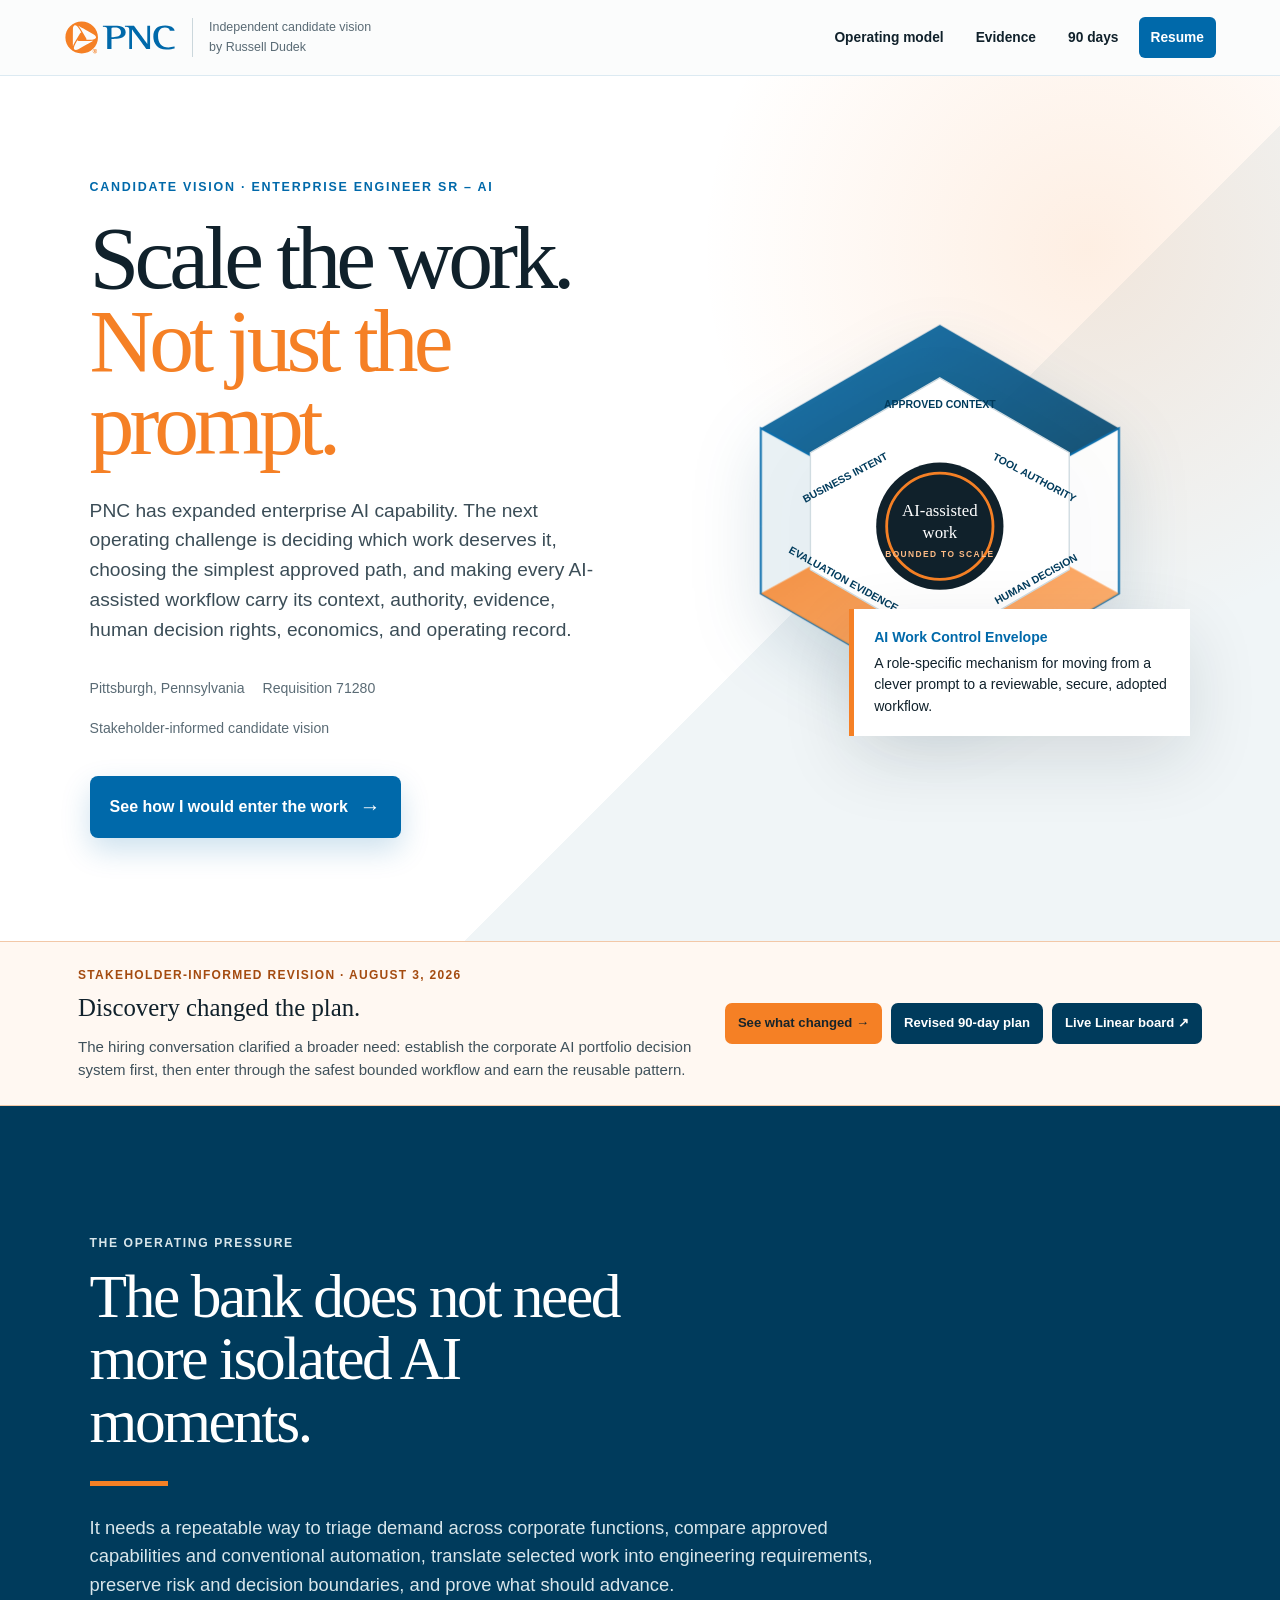
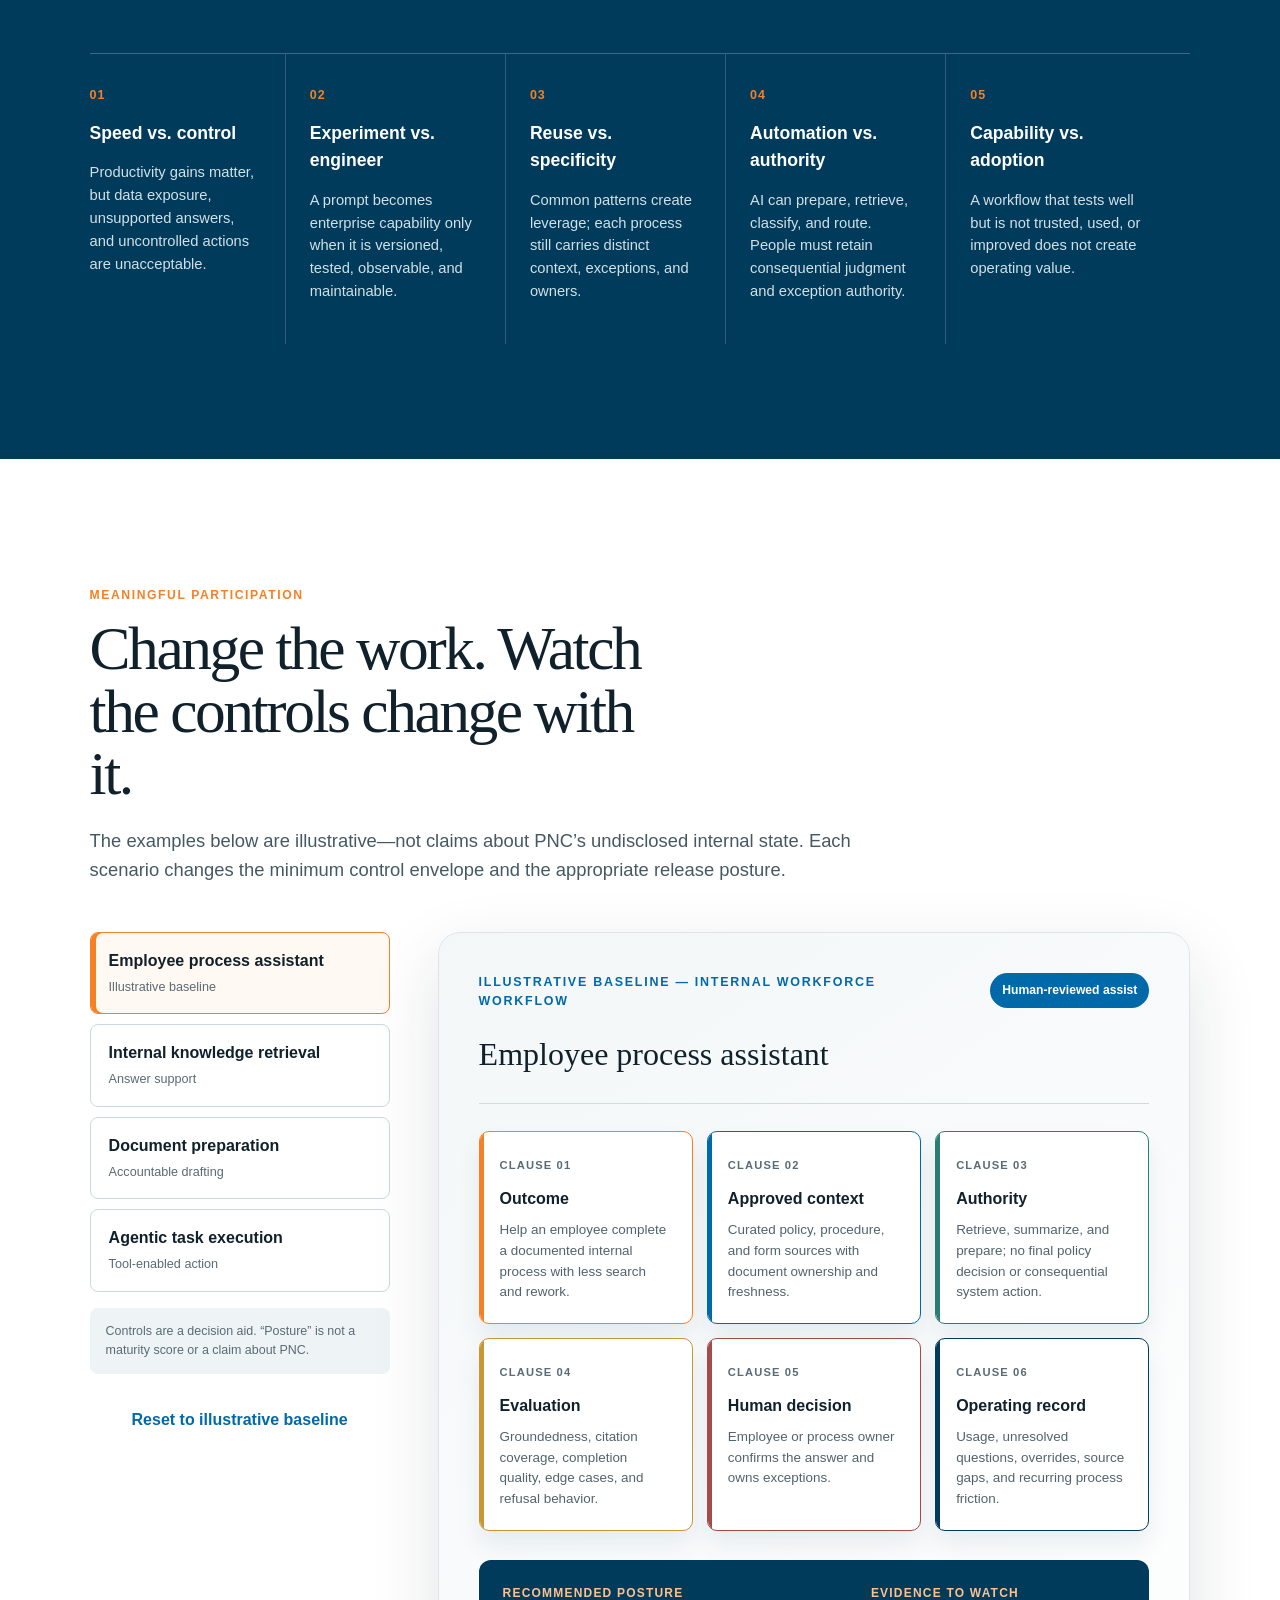
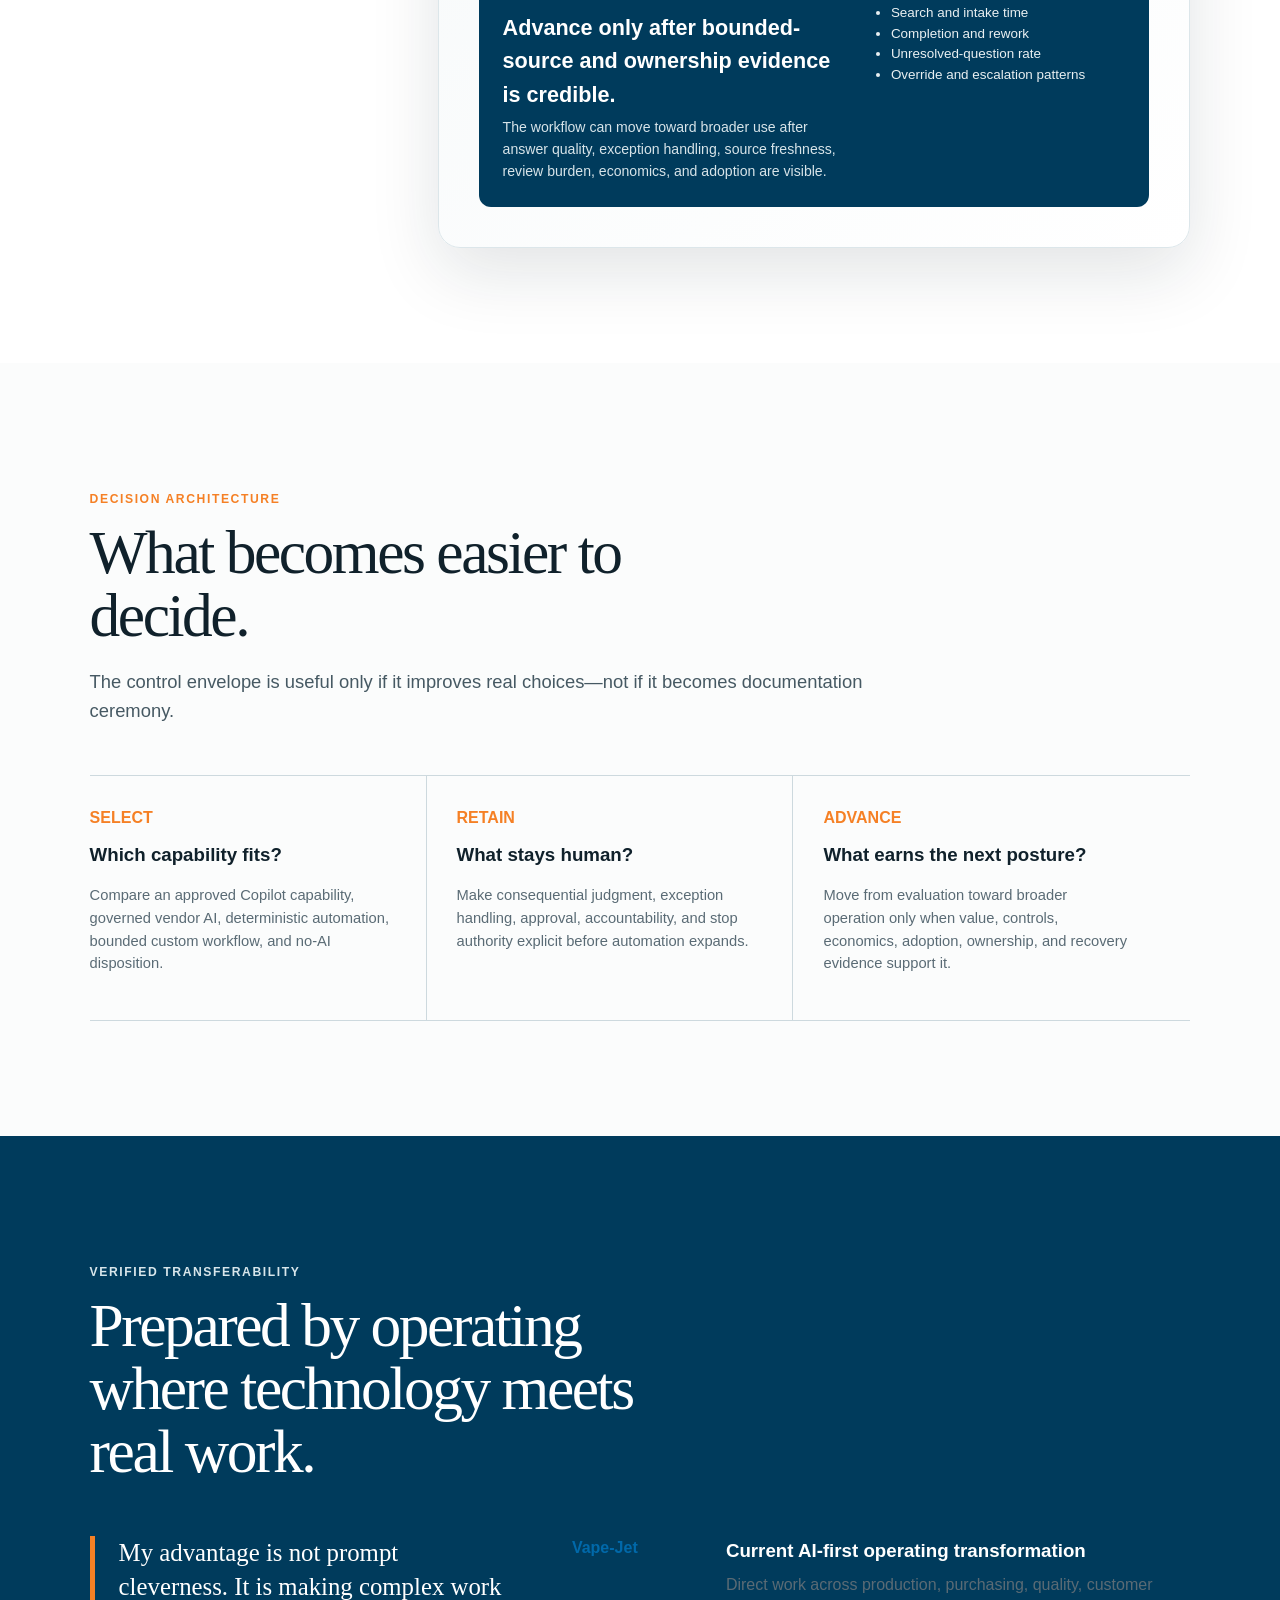
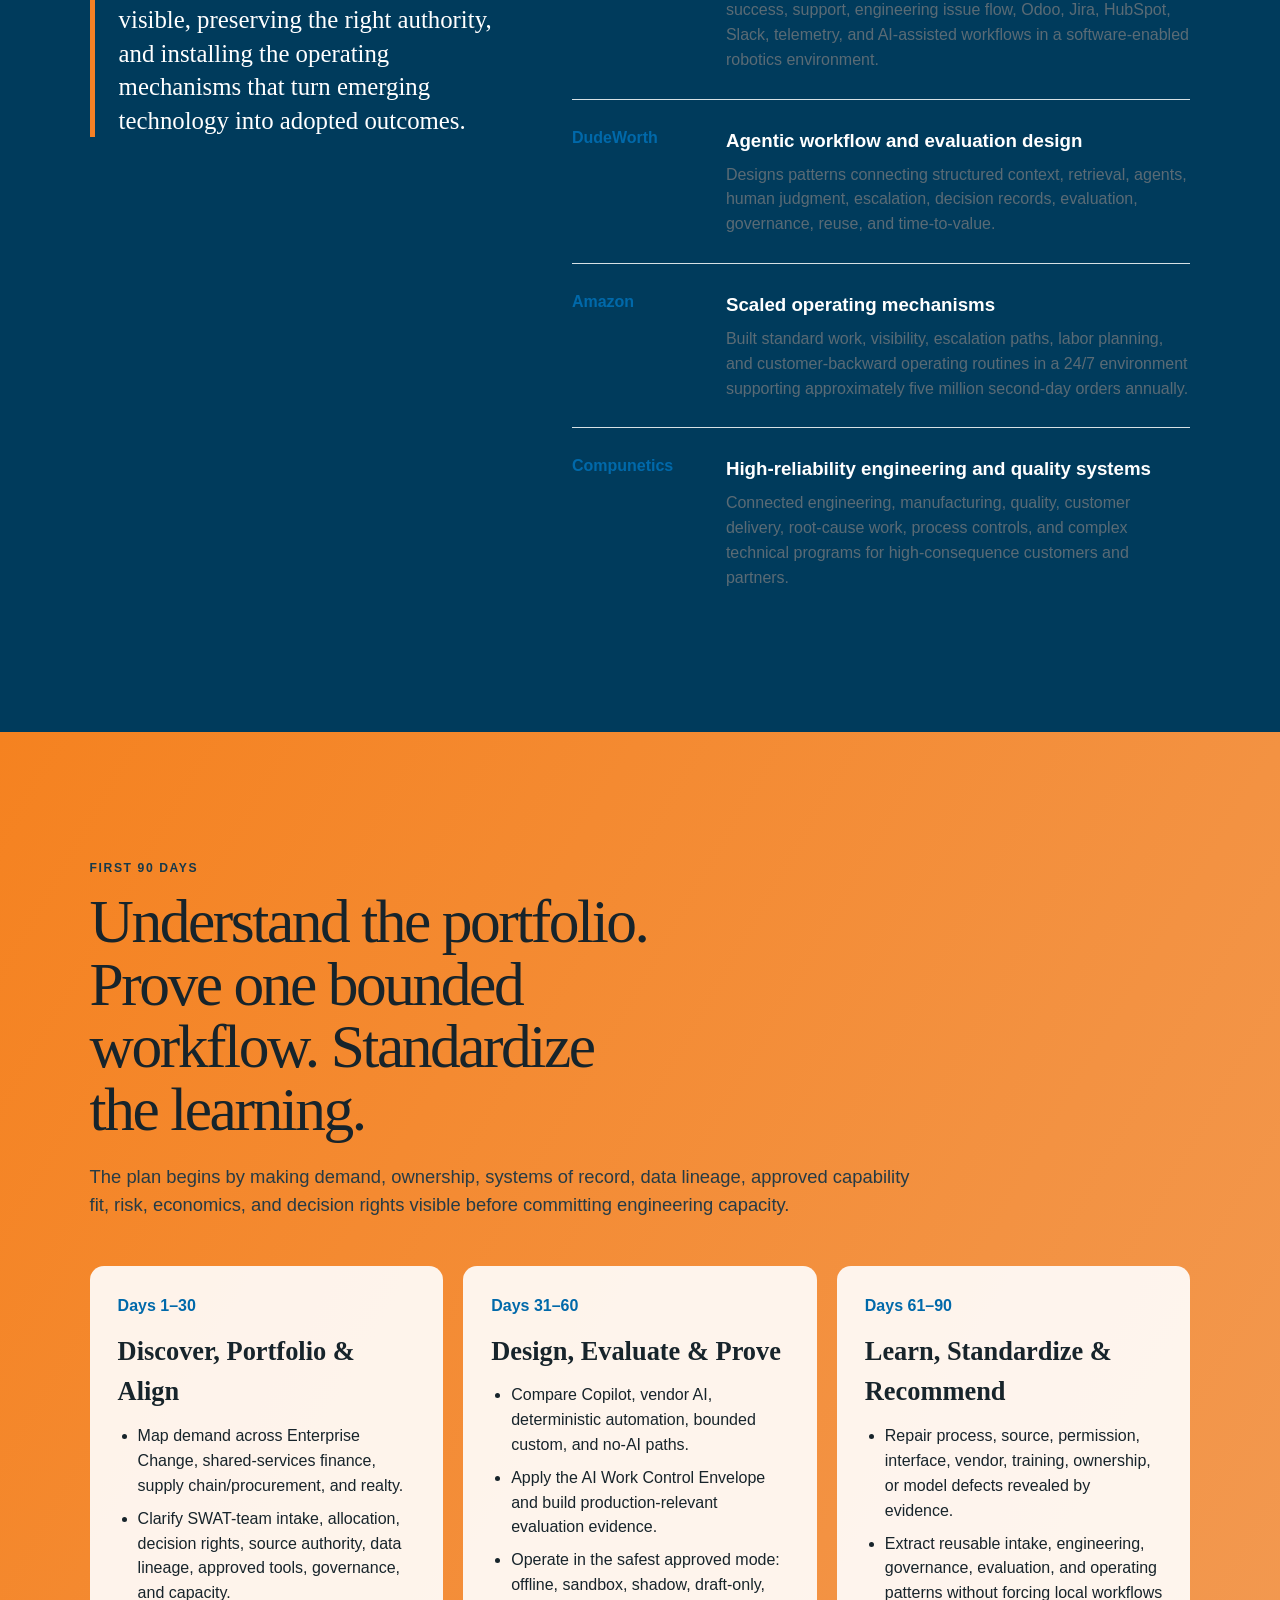
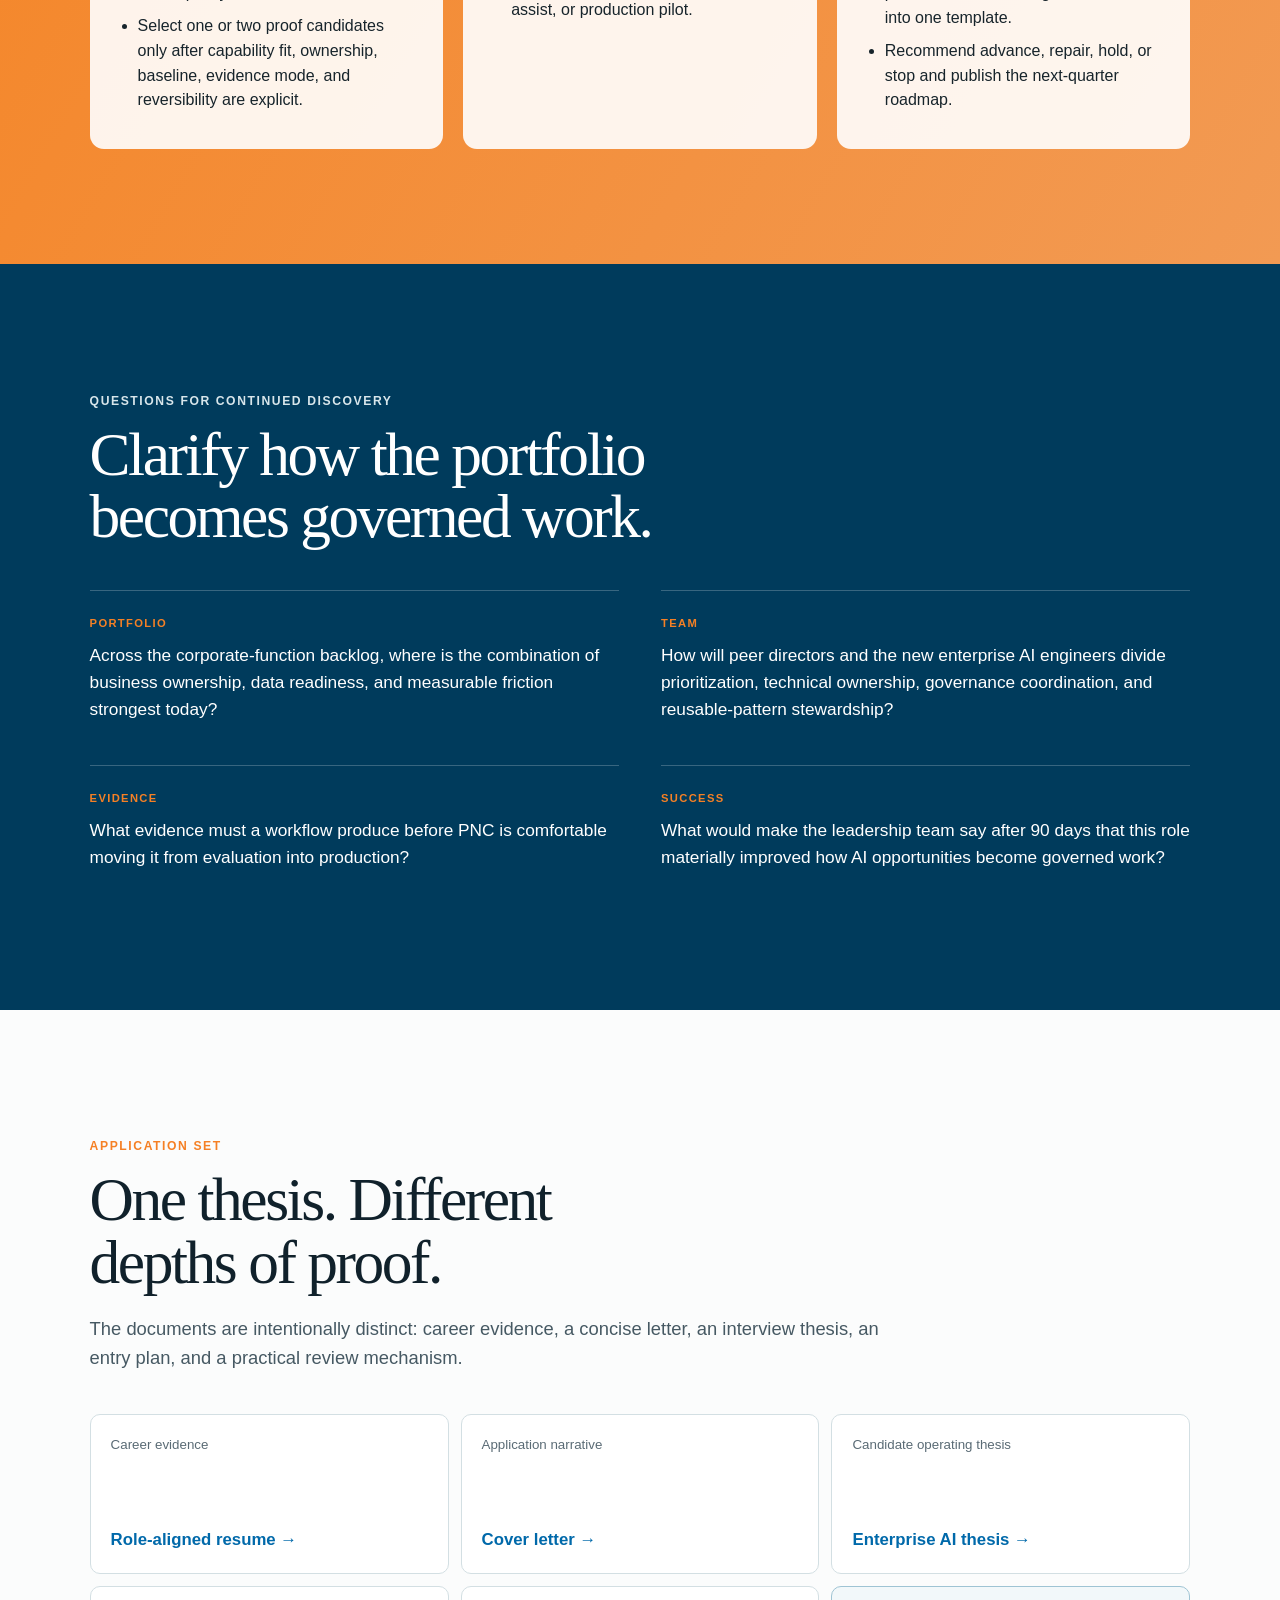
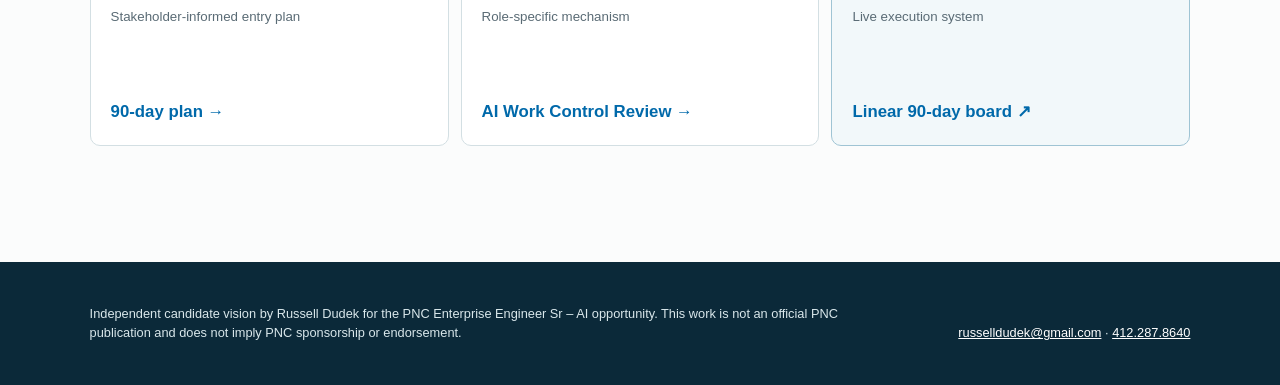
<file: index.html>
<!doctype html>
<html lang="en">
<head>
  <meta charset="utf-8">
  <meta name="viewport" content="width=device-width,initial-scale=1">
  <meta name="description" content="Independent candidate vision by Russell Dudek for PNC Enterprise Engineer Sr – AI.">
  <title>PNC Enterprise Engineer Sr – AI | Russell Dudek</title>
  <link rel="stylesheet" href="styles.css">
</head>
<body>
<a class="skip-link" href="#main">Skip to content</a>
<div class="site-shell">
  <nav class="nav" aria-label="Primary navigation">
    <a class="nav-brand" href="index.html"><img src="assets/brand/pnc-logo.svg" alt="PNC"><span>Independent candidate vision<br>by Russell Dudek</span></a>
    <div class="nav-links">
      <a href="#control-studio">Operating model</a><a href="#evidence">Evidence</a><a href="#entry-plan">90 days</a><a class="nav-cta" href="resume.html">Resume</a>
    </div>
  </nav>
  <main id="main">
    <section class="hero">
      <div>
        <p class="eyebrow">Candidate vision · Enterprise Engineer Sr – AI</p>
        <h1>Scale the work.<br><em>Not just the prompt.</em></h1>
        <p class="hero-deck">PNC has already expanded enterprise AI capability. The next operating challenge is making every useful AI-assisted workflow carry its context, authority, evidence, human decision rights, and operating record with it.</p>
        <div class="hero-meta"><span>Pittsburgh, Pennsylvania</span><span>Requisition 71280</span><span>Prepared for a hiring-manager conversation</span></div>
        <a class="hero-action" href="#entry-plan">See how I would enter the work</a>
      </div>
      <div class="envelope-stage" aria-label="AI Work Control Envelope visual">
        <div class="envelope-frame">
          <svg class="control-envelope" viewBox="0 0 660 610" role="img" aria-labelledby="envelope-title envelope-desc">
            <title id="envelope-title">AI Work Control Envelope</title>
            <desc id="envelope-desc">Six control clauses fold around an AI-assisted workflow and settle into a bounded operating state.</desc>
            <defs><linearGradient id="blueGrad" x1="0" y1="0" x2="1" y2="1"><stop stop-color="#0069aa"/><stop offset="1" stop-color="#003b5c"/></linearGradient><linearGradient id="orangeGrad" x1="0" y1="0" x2="1" y2="1"><stop stop-color="#f58025"/><stop offset="1" stop-color="#ffb16f"/></linearGradient></defs>
            <path class="panel panel-a" d="M330 42 586 190 330 330 74 190Z" fill="url(#blueGrad)" opacity=".9"/>
            <path class="panel panel-b" d="M74 190 330 330 330 574 74 426Z" fill="#e8f1f4" stroke="#0069aa" stroke-width="3"/>
            <path class="panel panel-b" d="M586 190 330 330 330 574 586 426Z" fill="#fff" stroke="#0069aa" stroke-width="3"/>
            <path class="panel panel-c" d="M74 426 330 574 586 426 330 286Z" fill="url(#orangeGrad)" opacity=".94"/>
            <path d="M330 118 515 225 515 392 330 500 145 392 145 225Z" fill="#fff" stroke="#d0dce1" stroke-width="2"/>
            <g font-family="Segoe UI, sans-serif" font-size="15" font-weight="700" text-anchor="middle" fill="#003b5c">
              <text x="330" y="161">APPROVED CONTEXT</text><text x="197" y="265" transform="rotate(-28 197 265)">BUSINESS INTENT</text><text x="463" y="265" transform="rotate(28 463 265)">TOOL AUTHORITY</text><text x="190" y="410" transform="rotate(29 190 410)">EVALUATION EVIDENCE</text><text x="470" y="410" transform="rotate(-29 470 410)">HUMAN DECISION</text><text x="330" y="523">OPERATING RECORD</text>
            </g>
            <g class="seal"><circle cx="330" cy="330" r="91" fill="#10212b"/><circle cx="330" cy="330" r="76" fill="none" stroke="#f58025" stroke-width="4"/><text x="330" y="316" fill="#fff" font-family="Georgia, serif" font-size="24" text-anchor="middle">AI-assisted</text><text x="330" y="347" fill="#fff" font-family="Georgia, serif" font-size="24" text-anchor="middle">work</text><text x="330" y="374" fill="#fdbb85" font-family="Segoe UI, sans-serif" font-size="12" font-weight="700" letter-spacing="2" text-anchor="middle">BOUNDED TO SCALE</text></g>
          </svg>
        </div>
        <div class="envelope-caption"><strong>AI Work Control Envelope</strong>A role-specific mechanism for moving from a clever prompt to a reviewable, secure, adopted workflow.</div>
      </div>
    </section>

    <section class="section dark">
      <div class="section-inner"><p class="section-kicker">The operating pressure</p><h2>The bank does not need more isolated AI moments.</h2><div class="orange-rule"></div><p class="section-lead">It needs a repeatable way to translate process-owner intent into engineering requirements, preserve risk and decision boundaries, prove the workflow, and decide what should scale across internal functions.</p>
        <div class="tension-grid">
          <article class="tension"><span>01</span><h3>Speed vs. control</h3><p>Productivity gains matter, but data exposure, unsupported answers, and uncontrolled actions are unacceptable.</p></article>
          <article class="tension"><span>02</span><h3>Experiment vs. engineer</h3><p>A prompt becomes enterprise capability only when it is versioned, tested, observable, and maintainable.</p></article>
          <article class="tension"><span>03</span><h3>Reuse vs. specificity</h3><p>Common patterns create leverage; each process still carries distinct context, exceptions, and owners.</p></article>
          <article class="tension"><span>04</span><h3>Automation vs. authority</h3><p>AI can prepare, retrieve, classify, and route. People must retain consequential judgment and exception authority.</p></article>
          <article class="tension"><span>05</span><h3>Capability vs. adoption</h3><p>A workflow that tests well but is not trusted, used, or improved does not create operating value.</p></article>
        </div>
      </div>
    </section>

    <section class="section control-studio" id="control-studio">
      <div class="section-inner"><p class="section-kicker">Meaningful participation</p><h2>Change the work. Watch the controls change with it.</h2><p class="section-lead">The examples below are illustrative—not claims about PNC’s undisclosed internal state. Each scenario changes the minimum control envelope and the appropriate release posture.</p>
        <div class="studio-grid">
          <div class="scenario-controls" role="group" aria-label="Select an AI-assisted workflow scenario">
            <button type="button" data-scenario="process" aria-pressed="true"><strong>Employee process assistant</strong><span>Illustrative baseline</span></button>
            <button type="button" data-scenario="knowledge" aria-pressed="false"><strong>Internal knowledge retrieval</strong><span>Answer support</span></button>
            <button type="button" data-scenario="document" aria-pressed="false"><strong>Document preparation</strong><span>Accountable drafting</span></button>
            <button type="button" data-scenario="agent" aria-pressed="false"><strong>Agentic task execution</strong><span>Tool-enabled action</span></button>
            <div class="studio-note">Controls are a decision aid. “Posture” is not a maturity score or a claim about PNC.</div>
            <button class="reset-button" id="reset-studio" type="button">Reset to illustrative baseline</button>
          </div>
          <div class="envelope-board" data-state="process">
            <div class="board-title"><div><p class="eyebrow" id="scenario-subtitle">Illustrative baseline — internal workforce workflow</p><h3 id="scenario-title">Employee process assistant</h3></div><span class="posture" id="scenario-posture">Controlled pilot</span></div>
            <div class="clause-ring">
              <article class="clause active" data-clause="intent" style="--clause-accent:#f58025"><span class="clause-label">Clause 01</span><h4>Outcome</h4><p>Help an employee complete a documented internal process with less search and rework.</p></article>
              <article class="clause active" data-clause="context" style="--clause-accent:#0069aa"><span class="clause-label">Clause 02</span><h4>Approved context</h4><p>Curated policy, procedure, and form sources with document ownership and freshness.</p></article>
              <article class="clause active" data-clause="authority" style="--clause-accent:#2b7c75"><span class="clause-label">Clause 03</span><h4>Authority</h4><p>Retrieve, summarize, and prepare; no final policy decision or consequential system action.</p></article>
              <article class="clause active" data-clause="proof" style="--clause-accent:#c79732"><span class="clause-label">Clause 04</span><h4>Evaluation</h4><p>Groundedness, citation coverage, completion quality, edge cases, and refusal behavior.</p></article>
              <article class="clause active" data-clause="human" style="--clause-accent:#a44b4b"><span class="clause-label">Clause 05</span><h4>Human decision</h4><p>Employee or process owner confirms the answer and owns exceptions.</p></article>
              <article class="clause active" data-clause="operate" style="--clause-accent:#003b5c"><span class="clause-label">Clause 06</span><h4>Operating record</h4><p>Usage, unresolved questions, overrides, source gaps, and recurring process friction.</p></article>
            </div>
            <div class="board-decision"><div><strong>Recommended posture</strong><h4 id="decision-title">Pilot with bounded sources and named process ownership.</h4><p id="decision-rationale">The work can scale after answer quality, exception handling, source freshness, and user adoption are visible.</p></div><div><strong>Evidence to watch</strong><ul id="measure-list"><li>Search and intake time</li><li>Completion and rework</li><li>Unresolved-question rate</li><li>Override and escalation patterns</li></ul></div></div>
            <div class="live-announcer" id="studio-announcer" aria-live="polite"></div>
          </div>
        </div>
      </div>
    </section>

    <section class="section">
      <div class="section-inner"><p class="section-kicker">Decision architecture</p><h2>What becomes easier to decide.</h2><p class="section-lead">The control envelope is useful only if it improves real choices—not if it becomes documentation ceremony.</p>
        <div class="decision-strip">
          <article class="decision-item"><b>Scale</b><h3>What is reusable?</h3><p>Separate a durable prompt, retrieval, tool, evaluation, or operating pattern from the process-specific context around it.</p></article>
          <article class="decision-item"><b>Retain</b><h3>What stays human?</h3><p>Make consequential judgment, exception handling, approval, and accountability explicit before automation expands.</p></article>
          <article class="decision-item"><b>Stop</b><h3>What should not proceed?</h3><p>Hold work when the outcome is vague, sources are uncontrolled, permissions are excessive, or proof and recovery are inadequate.</p></article>
        </div>
      </div>
    </section>

    <section class="section dark" id="evidence">
      <div class="section-inner"><p class="section-kicker">Verified transferability</p><h2>Prepared by operating where technology meets real work.</h2>
        <div class="evidence-flow"><div class="evidence-sticky"><blockquote>My advantage is not prompt cleverness. It is making complex work visible, preserving the right authority, and installing the operating mechanisms that turn emerging technology into adopted outcomes.</blockquote></div>
          <div class="proof-list">
            <article class="proof"><div class="org">Vape-Jet</div><div><h3>Current AI-first operating transformation</h3><p>Direct work across production, purchasing, quality, customer success, support, engineering issue flow, Odoo, Jira, HubSpot, Slack, telemetry, and AI-assisted workflows in a software-enabled robotics environment.</p></div></article>
            <article class="proof"><div class="org">DudeWorth</div><div><h3>Agentic workflow and evaluation design</h3><p>Designs patterns connecting structured context, retrieval, agents, human judgment, escalation, decision records, evaluation, governance, reuse, and time-to-value.</p></div></article>
            <article class="proof"><div class="org">Amazon</div><div><h3>Scaled operating mechanisms</h3><p>Built standard work, visibility, escalation paths, labor planning, and customer-backward operating routines in a 24/7 environment supporting approximately five million second-day orders annually.</p></div></article>
            <article class="proof"><div class="org">Compunetics</div><div><h3>High-reliability engineering and quality systems</h3><p>Connected engineering, manufacturing, quality, customer delivery, root-cause work, process controls, and complex technical programs for high-consequence customers and partners.</p></div></article>
          </div>
        </div>
      </div>
    </section>

    <section class="section plan-band" id="entry-plan">
      <div class="section-inner"><p class="section-kicker" style="color:#17394a">First 90 days</p><h2>Enter through the work, then earn the pattern.</h2><p class="section-lead" style="color:#263b45">The plan begins with process owners and engineering reality—not a preselected solution or invented view of internal maturity.</p>
        <div class="plan-grid">
          <article class="phase"><span>Days 1–30</span><h3>Read the work</h3><ul><li>Map active demand, process owners, engineering interfaces, controls, and approval paths.</li><li>Select one bounded workflow with a visible baseline and accountable owner.</li><li>Define outcome, data class, human authority, evaluation set, and operating measures.</li></ul></article>
          <article class="phase"><span>Days 31–60</span><h3>Prove the envelope</h3><ul><li>Build and test the prompt/agent workflow as modular, versioned components.</li><li>Exercise normal, edge, refusal, injection, permissions, fallback, and exception cases.</li><li>Run a controlled pilot and review corrections, adoption, overrides, and process friction.</li></ul></article>
          <article class="phase"><span>Days 61–90</span><h3>Earn reuse</h3><ul><li>Separate process-specific context from reusable prompt, retrieval, tool, evaluation, and telemetry patterns.</li><li>Publish a practical review mechanism and named ownership model.</li><li>Recommend scale, repair, hold, or stop based on evidence—not enthusiasm.</li></ul></article>
        </div>
      </div>
    </section>

    <section class="section dark">
      <div class="section-inner"><p class="section-kicker">Questions for Amy Crisanti</p><h2>Use the conversation to discover the real engineering boundary.</h2>
        <div class="questions">
          <div class="question"><span>Scale</span>When you say “scale prompts,” what is the primary unit of scale: more users, more processes, reusable engineering patterns, or an internal platform capability?</div>
          <div class="question"><span>Flow</span>How does work move today from a process owner’s idea through engineering, quality, security, and approval into an operating workflow?</div>
          <div class="question"><span>Success</span>What would make you say after 90 days that this person is materially changing how the organization uses AI?</div>
          <div class="question"><span>Collaboration</span>What does five-day onsite collaboration enable for this team that would be difficult to accomplish remotely?</div>
        </div>
      </div>
    </section>

    <section class="section">
      <div class="section-inner"><p class="section-kicker">Application set</p><h2>One thesis. Different depths of proof.</h2><p class="section-lead">The documents are intentionally distinct: career evidence, a concise letter, an interview thesis, an entry plan, and a practical review mechanism.</p>
        <div class="doc-links">
          <a class="doc-link" href="resume.html"><small>Career evidence</small><strong>Role-aligned resume →</strong></a>
          <a class="doc-link" href="cover-letter.html"><small>Application narrative</small><strong>Cover letter →</strong></a>
          <a class="doc-link" href="interview-brief.html"><small>Conversation preparation</small><strong>Interview thesis brief →</strong></a>
          <a class="doc-link" href="90-day-plan.html"><small>Operating entry</small><strong>90-day plan →</strong></a>
          <a class="doc-link" href="work-control-review.html"><small>Role-specific mechanism</small><strong>AI Work Control Review →</strong></a>
        </div>
      </div>
    </section>
  </main>
  <footer class="footer"><div class="footer-inner"><p>Independent candidate vision by Russell Dudek for the PNC Enterprise Engineer Sr – AI opportunity. This work is not an official PNC publication and does not imply PNC sponsorship or endorsement.</p><p><a href="mailto:russelldudek@gmail.com">russelldudek@gmail.com</a> · <a href="tel:+14122878640">412.287.8640</a></p></div></footer>
</div>
<script src="app.js"></script>
</body>
</html>
</file>
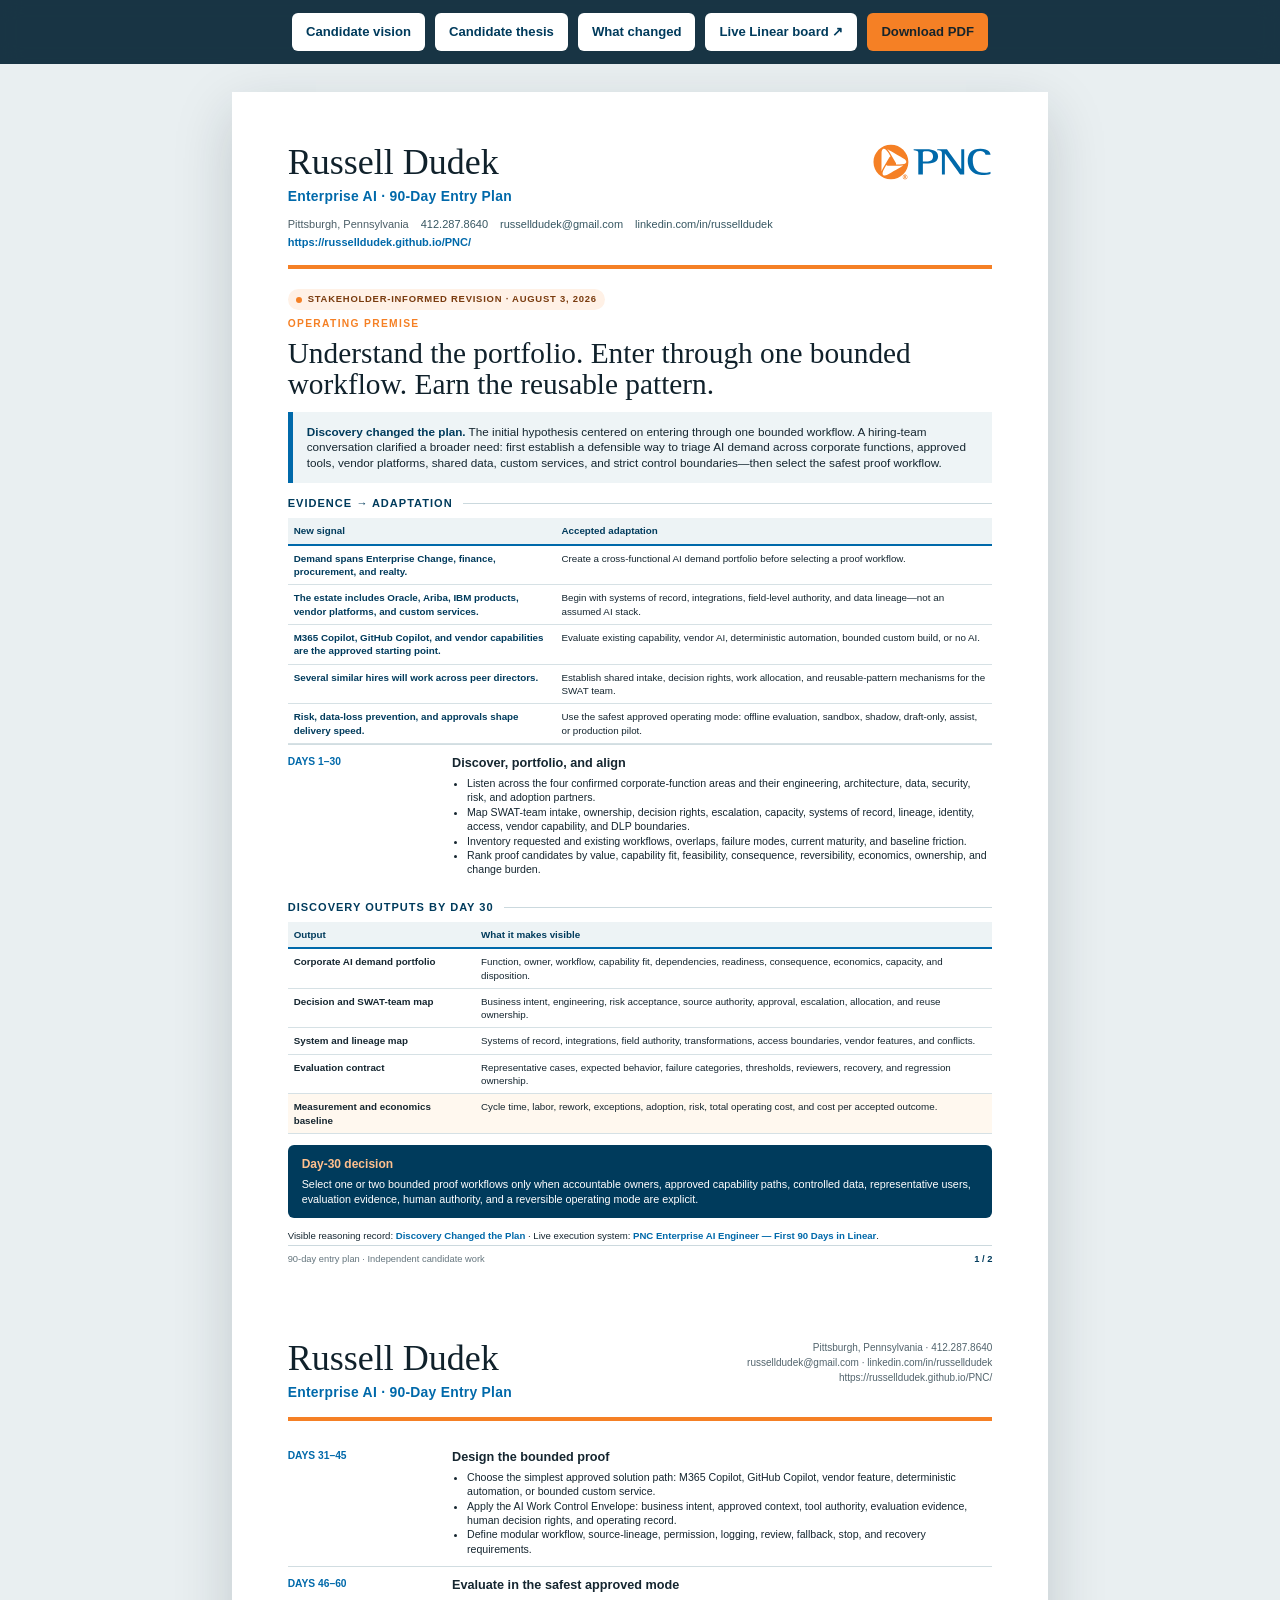
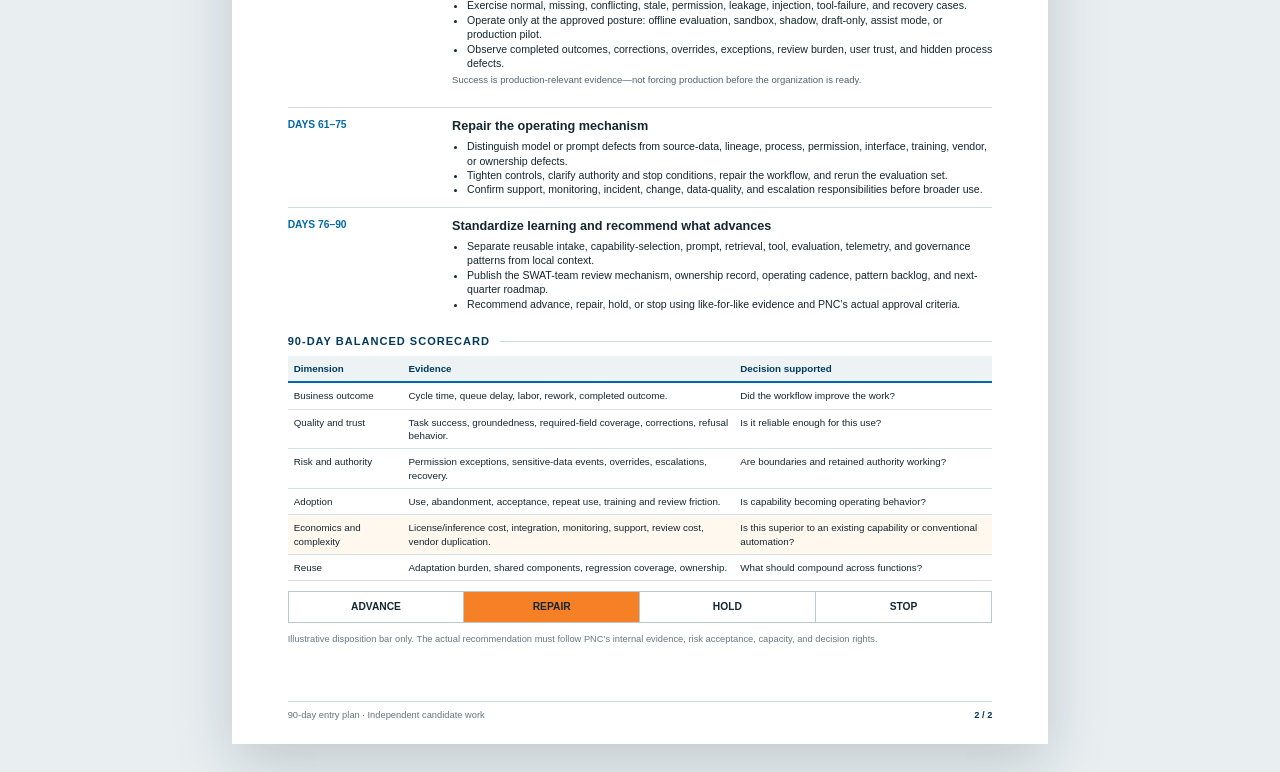
<file: 90-day-plan.html>
<!doctype html><html lang="en"><head><meta charset="utf-8"><meta name="viewport" content="width=device-width,initial-scale=1"><meta name="description" content="Independent PNC candidate document by Russell Dudek."><title>Russell Dudek | PNC 90-Day Plan</title><link rel="stylesheet" href="documents.css"><style>
@media print{
.page:first-child{padding-top:.44in}
.page:first-child .doc-header{padding-bottom:10px;margin-bottom:11px}
.page:first-child .revision-label{margin-bottom:4px;padding:3px 7px}
.page:first-child .doc-kicker{margin-bottom:4px}
.page:first-child .doc-title{font-size:19.5pt;margin-bottom:8px}
.page:first-child .summary-box{padding:9px 11px;margin-bottom:7px;font-size:8.1pt}
.page:first-child .section-title{margin:8px 0 4px}
.page:first-child .matrix{font-size:7pt}
.page:first-child .matrix th,.page:first-child .matrix td{padding:4px 5px}
.page:first-child .phase-row{padding:7px 0}
.page:first-child .phase-row h3{margin-bottom:2px}
.page:first-child .phase-row ul{font-size:7.45pt}
.page:first-child .callout{padding:8px 11px;margin:7px 0}
.page:first-child .callout p{font-size:7.7pt}
.page:first-child .link-note{margin-top:4px;font-size:6.7pt}
}
</style></head><body><nav class="doc-actions" aria-label="Document actions"><a href="index.html">Candidate vision</a><a href="interview-brief.html">Candidate thesis</a><a href="interview-learning-delta.html">What changed</a><a href="https://linear.app/dudexos/project/pnc-enterprise-ai-engineer-first-90-days-b0377c935a3d/overview" target="_blank" rel="noopener">Live Linear board ↗</a><a class="primary" href="docs/Russell-Dudek-PNC-90-Day-Plan.pdf" download>Download PDF</a></nav>
<main class="document">
<section class="page"><header class="doc-header"><div><h1 class="doc-name">Russell Dudek</h1><p class="doc-role">Enterprise AI · 90-Day Entry Plan</p><div class="contact-line"><span>Pittsburgh, Pennsylvania</span><a href="tel:+14122878640">412.287.8640</a><a href="mailto:russelldudek@gmail.com">russelldudek@gmail.com</a><a href="https://www.linkedin.com/in/russelldudek">linkedin.com/in/russelldudek</a><a class="vision-url" href="https://russelldudek.github.io/PNC/">https://russelldudek.github.io/PNC/</a></div></div><img class="doc-logo" src="assets/brand/pnc-logo.svg" alt="PNC"></header>
<div class="revision-label">Stakeholder-informed revision · August 3, 2026</div><p class="doc-kicker">Operating premise</p><h2 class="doc-title">Understand the portfolio. Enter through one bounded workflow. Earn the reusable pattern.</h2>
<div class="summary-box"><strong>Discovery changed the plan.</strong> The initial hypothesis centered on entering through one bounded workflow. A hiring-team conversation clarified a broader need: first establish a defensible way to triage AI demand across corporate functions, approved tools, vendor platforms, shared data, custom services, and strict control boundaries—then select the safest proof workflow.</div>
<h2 class="section-title">Evidence → adaptation</h2>
<table class="matrix delta-table"><tr><th>New signal</th><th>Accepted adaptation</th></tr><tr><td>Demand spans Enterprise Change, finance, procurement, and realty.</td><td>Create a cross-functional AI demand portfolio before selecting a proof workflow.</td></tr><tr><td>The estate includes Oracle, Ariba, IBM products, vendor platforms, and custom services.</td><td>Begin with systems of record, integrations, field-level authority, and data lineage—not an assumed AI stack.</td></tr><tr><td>M365 Copilot, GitHub Copilot, and vendor capabilities are the approved starting point.</td><td>Evaluate existing capability, vendor AI, deterministic automation, bounded custom build, or no AI.</td></tr><tr><td>Several similar hires will work across peer directors.</td><td>Establish shared intake, decision rights, work allocation, and reusable-pattern mechanisms for the SWAT team.</td></tr><tr><td>Risk, data-loss prevention, and approvals shape delivery speed.</td><td>Use the safest approved operating mode: offline evaluation, sandbox, shadow, draft-only, assist, or production pilot.</td></tr></table>
<div class="phase-row"><div class="phase-badge">DAYS 1–30</div><div><h3>Discover, portfolio, and align</h3><ul><li>Listen across the four confirmed corporate-function areas and their engineering, architecture, data, security, risk, and adoption partners.</li><li>Map SWAT-team intake, ownership, decision rights, escalation, capacity, systems of record, lineage, identity, access, vendor capability, and DLP boundaries.</li><li>Inventory requested and existing workflows, overlaps, failure modes, current maturity, and baseline friction.</li><li>Rank proof candidates by value, capability fit, feasibility, consequence, reversibility, economics, ownership, and change burden.</li></ul></div></div>
<h2 class="section-title">Discovery outputs by day 30</h2>
<table class="matrix"><tr><th>Output</th><th>What it makes visible</th></tr><tr><td><b>Corporate AI demand portfolio</b></td><td>Function, owner, workflow, capability fit, dependencies, readiness, consequence, economics, capacity, and disposition.</td></tr><tr><td><b>Decision and SWAT-team map</b></td><td>Business intent, engineering, risk acceptance, source authority, approval, escalation, allocation, and reuse ownership.</td></tr><tr><td><b>System and lineage map</b></td><td>Systems of record, integrations, field authority, transformations, access boundaries, vendor features, and conflicts.</td></tr><tr><td><b>Evaluation contract</b></td><td>Representative cases, expected behavior, failure categories, thresholds, reviewers, recovery, and regression ownership.</td></tr><tr class="economics-row"><td><b>Measurement and economics baseline</b></td><td>Cycle time, labor, rework, exceptions, adoption, risk, total operating cost, and cost per accepted outcome.</td></tr></table>
<div class="callout"><h3>Day-30 decision</h3><p>Select one or two bounded proof workflows only when accountable owners, approved capability paths, controlled data, representative users, evaluation evidence, human authority, and a reversible operating mode are explicit.</p></div>
<p class="link-note">Visible reasoning record: <a href="interview-learning-delta.html">Discovery Changed the Plan</a> · Live execution system: <a href="https://linear.app/dudexos/project/pnc-enterprise-ai-engineer-first-90-days-b0377c935a3d/overview">PNC Enterprise AI Engineer — First 90 Days in Linear</a>.</p>
<footer class="page-footer"><span>90-day entry plan · Independent candidate work</span><span class="page-number">1 / 2</span></footer></section>
<section class="page continuation"><header class="doc-header"><div><h1 class="doc-name">Russell Dudek</h1><p class="doc-role">Enterprise AI · 90-Day Entry Plan</p></div><div class="mini-contact">Pittsburgh, Pennsylvania · 412.287.8640<br>russelldudek@gmail.com · linkedin.com/in/russelldudek<br>https://russelldudek.github.io/PNC/</div></header>
<div class="phase-row"><div class="phase-badge">DAYS 31–45</div><div><h3>Design the bounded proof</h3><ul><li>Choose the simplest approved solution path: M365 Copilot, GitHub Copilot, vendor feature, deterministic automation, or bounded custom service.</li><li>Apply the AI Work Control Envelope: business intent, approved context, tool authority, evaluation evidence, human decision rights, and operating record.</li><li>Define modular workflow, source-lineage, permission, logging, review, fallback, stop, and recovery requirements.</li></ul></div></div>
<div class="phase-row"><div class="phase-badge">DAYS 46–60</div><div><h3>Evaluate in the safest approved mode</h3><ul><li>Exercise normal, missing, conflicting, stale, permission, leakage, injection, tool-failure, and recovery cases.</li><li>Operate only at the approved posture: offline evaluation, sandbox, shadow, draft-only, assist mode, or production pilot.</li><li>Observe completed outcomes, corrections, overrides, exceptions, review burden, user trust, and hidden process defects.</li></ul><p class="mode-line">Success is production-relevant evidence—not forcing production before the organization is ready.</p></div></div>
<div class="phase-row"><div class="phase-badge">DAYS 61–75</div><div><h3>Repair the operating mechanism</h3><ul><li>Distinguish model or prompt defects from source-data, lineage, process, permission, interface, training, vendor, or ownership defects.</li><li>Tighten controls, clarify authority and stop conditions, repair the workflow, and rerun the evaluation set.</li><li>Confirm support, monitoring, incident, change, data-quality, and escalation responsibilities before broader use.</li></ul></div></div>
<div class="phase-row"><div class="phase-badge">DAYS 76–90</div><div><h3>Standardize learning and recommend what advances</h3><ul><li>Separate reusable intake, capability-selection, prompt, retrieval, tool, evaluation, telemetry, and governance patterns from local context.</li><li>Publish the SWAT-team review mechanism, ownership record, operating cadence, pattern backlog, and next-quarter roadmap.</li><li>Recommend advance, repair, hold, or stop using like-for-like evidence and PNC’s actual approval criteria.</li></ul></div></div>
<h2 class="section-title">90-day balanced scorecard</h2>
<table class="matrix"><tr><th>Dimension</th><th>Evidence</th><th>Decision supported</th></tr><tr><td>Business outcome</td><td>Cycle time, queue delay, labor, rework, completed outcome.</td><td>Did the workflow improve the work?</td></tr><tr><td>Quality and trust</td><td>Task success, groundedness, required-field coverage, corrections, refusal behavior.</td><td>Is it reliable enough for this use?</td></tr><tr><td>Risk and authority</td><td>Permission exceptions, sensitive-data events, overrides, escalations, recovery.</td><td>Are boundaries and retained authority working?</td></tr><tr><td>Adoption</td><td>Use, abandonment, acceptance, repeat use, training and review friction.</td><td>Is capability becoming operating behavior?</td></tr><tr class="economics-row"><td>Economics and complexity</td><td>License/inference cost, integration, monitoring, support, review cost, vendor duplication.</td><td>Is this superior to an existing capability or conventional automation?</td></tr><tr><td>Reuse</td><td>Adaptation burden, shared components, regression coverage, ownership.</td><td>What should compound across functions?</td></tr></table>
<div class="decision-bar"><div>ADVANCE</div><div class="active">REPAIR</div><div>HOLD</div><div>STOP</div></div><p class="public-note">Illustrative disposition bar only. The actual recommendation must follow PNC’s internal evidence, risk acceptance, capacity, and decision rights.</p>
<footer class="page-footer"><span>90-day entry plan · Independent candidate work</span><span class="page-number">2 / 2</span></footer></section></main></body></html>
</file>
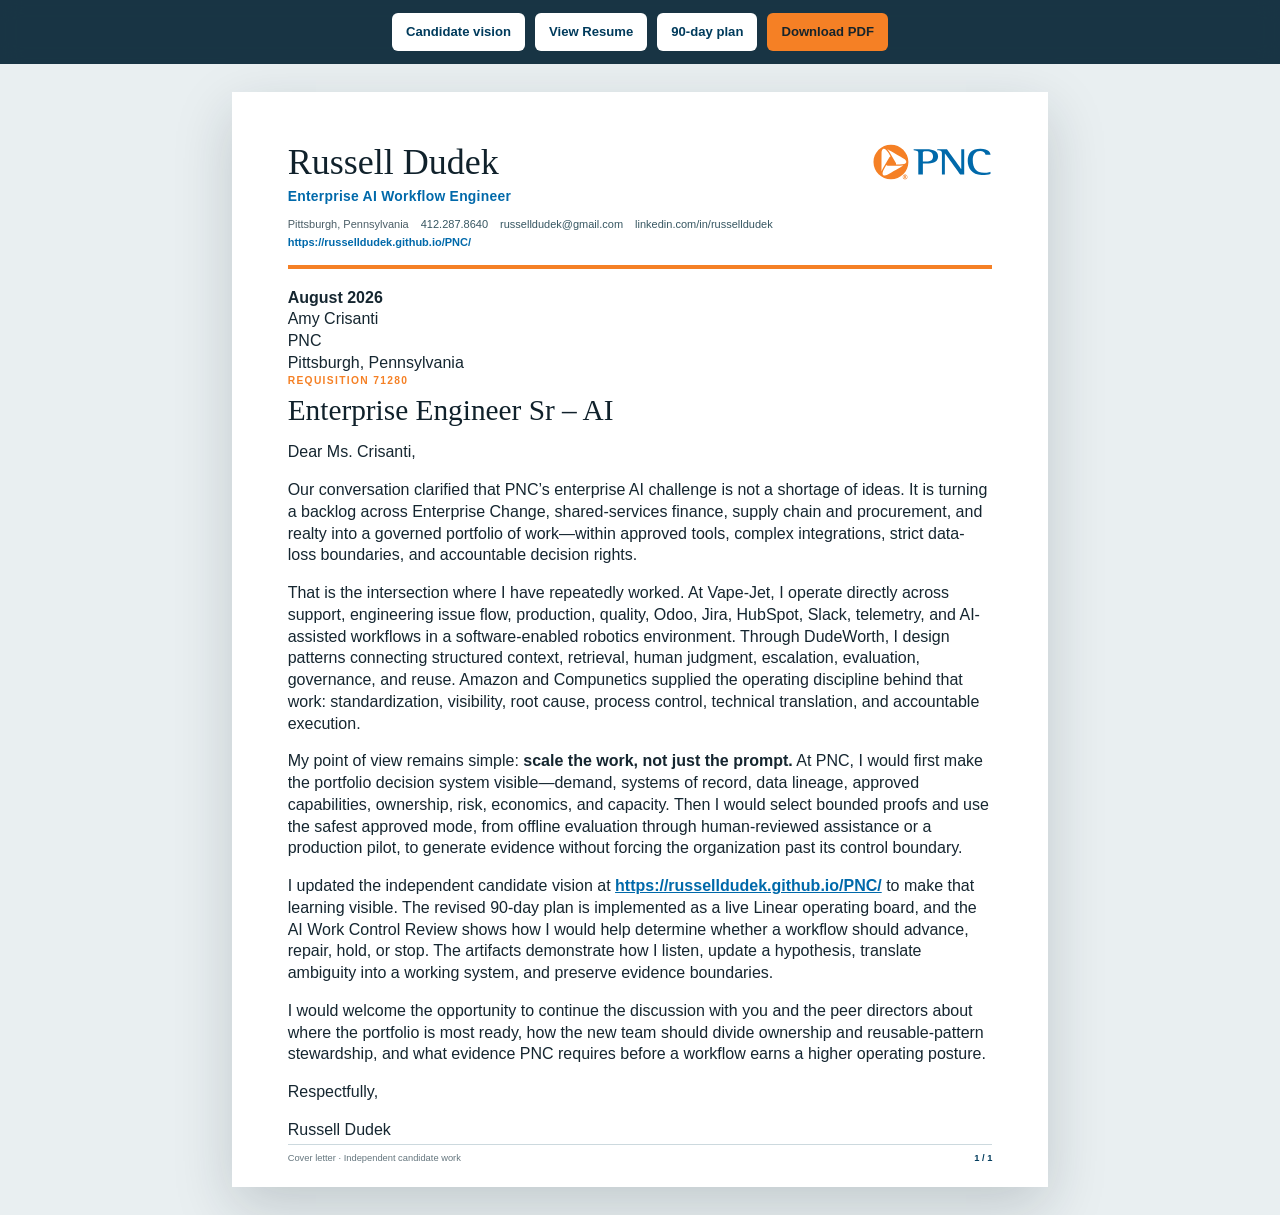
<file: cover-letter.html>
<!doctype html><html lang="en"><head><meta charset="utf-8"><meta name="viewport" content="width=device-width,initial-scale=1"><meta name="description" content="Independent PNC candidate document by Russell Dudek."><title>Russell Dudek | PNC Cover Letter</title><link rel="stylesheet" href="documents.css"></head><body><nav class="doc-actions" aria-label="Document actions"><a href="index.html">Candidate vision</a><a href="resume.html">View Resume</a><a href="90-day-plan.html">90-day plan</a><a class="primary" href="docs/Russell-Dudek-PNC-Enterprise-AI-Cover-Letter.pdf" download>Download PDF</a></nav>
<main class="document"><section class="page"><header class="doc-header"><div><h1 class="doc-name">Russell Dudek</h1><p class="doc-role">Enterprise AI Workflow Engineer</p><div class="contact-line"><span>Pittsburgh, Pennsylvania</span><a href="tel:+14122878640">412.287.8640</a><a href="mailto:russelldudek@gmail.com">russelldudek@gmail.com</a><a href="https://www.linkedin.com/in/russelldudek">linkedin.com/in/russelldudek</a><a class="vision-url" href="https://russelldudek.github.io/PNC/">https://russelldudek.github.io/PNC/</a></div></div><img class="doc-logo" src="assets/brand/pnc-logo.svg" alt="PNC"></header>
<div class="address-block"><b>August 2026</b><br>Amy Crisanti<br>PNC<br>Pittsburgh, Pennsylvania</div>
<p class="doc-kicker">Requisition 71280</p><h2 class="doc-title">Enterprise Engineer Sr – AI</h2>
<div class="letter-body">
<p>Dear Ms. Crisanti,</p>
<p>Our conversation clarified that PNC’s enterprise AI challenge is not a shortage of ideas. It is turning a backlog across Enterprise Change, shared-services finance, supply chain and procurement, and realty into a governed portfolio of work—within approved tools, complex integrations, strict data-loss boundaries, and accountable decision rights.</p>
<p>That is the intersection where I have repeatedly worked. At Vape-Jet, I operate directly across support, engineering issue flow, production, quality, Odoo, Jira, HubSpot, Slack, telemetry, and AI-assisted workflows in a software-enabled robotics environment. Through DudeWorth, I design patterns connecting structured context, retrieval, human judgment, escalation, evaluation, governance, and reuse. Amazon and Compunetics supplied the operating discipline behind that work: standardization, visibility, root cause, process control, technical translation, and accountable execution.</p>
<p>My point of view remains simple: <b>scale the work, not just the prompt.</b> At PNC, I would first make the portfolio decision system visible—demand, systems of record, data lineage, approved capabilities, ownership, risk, economics, and capacity. Then I would select bounded proofs and use the safest approved mode, from offline evaluation through human-reviewed assistance or a production pilot, to generate evidence without forcing the organization past its control boundary.</p>
<p>I updated the independent candidate vision at <a class="vision-url" href="https://russelldudek.github.io/PNC/">https://russelldudek.github.io/PNC/</a> to make that learning visible. The revised 90-day plan is implemented as a live Linear operating board, and the AI Work Control Review shows how I would help determine whether a workflow should advance, repair, hold, or stop. The artifacts demonstrate how I listen, update a hypothesis, translate ambiguity into a working system, and preserve evidence boundaries.</p>
<p>I would welcome the opportunity to continue the discussion with you and the peer directors about where the portfolio is most ready, how the new team should divide ownership and reusable-pattern stewardship, and what evidence PNC requires before a workflow earns a higher operating posture.</p>
<p>Respectfully,</p><div class="signature">Russell Dudek</div>
</div><footer class="page-footer"><span>Cover letter · Independent candidate work</span><span class="page-number">1 / 1</span></footer></section></main></body></html>
</file>
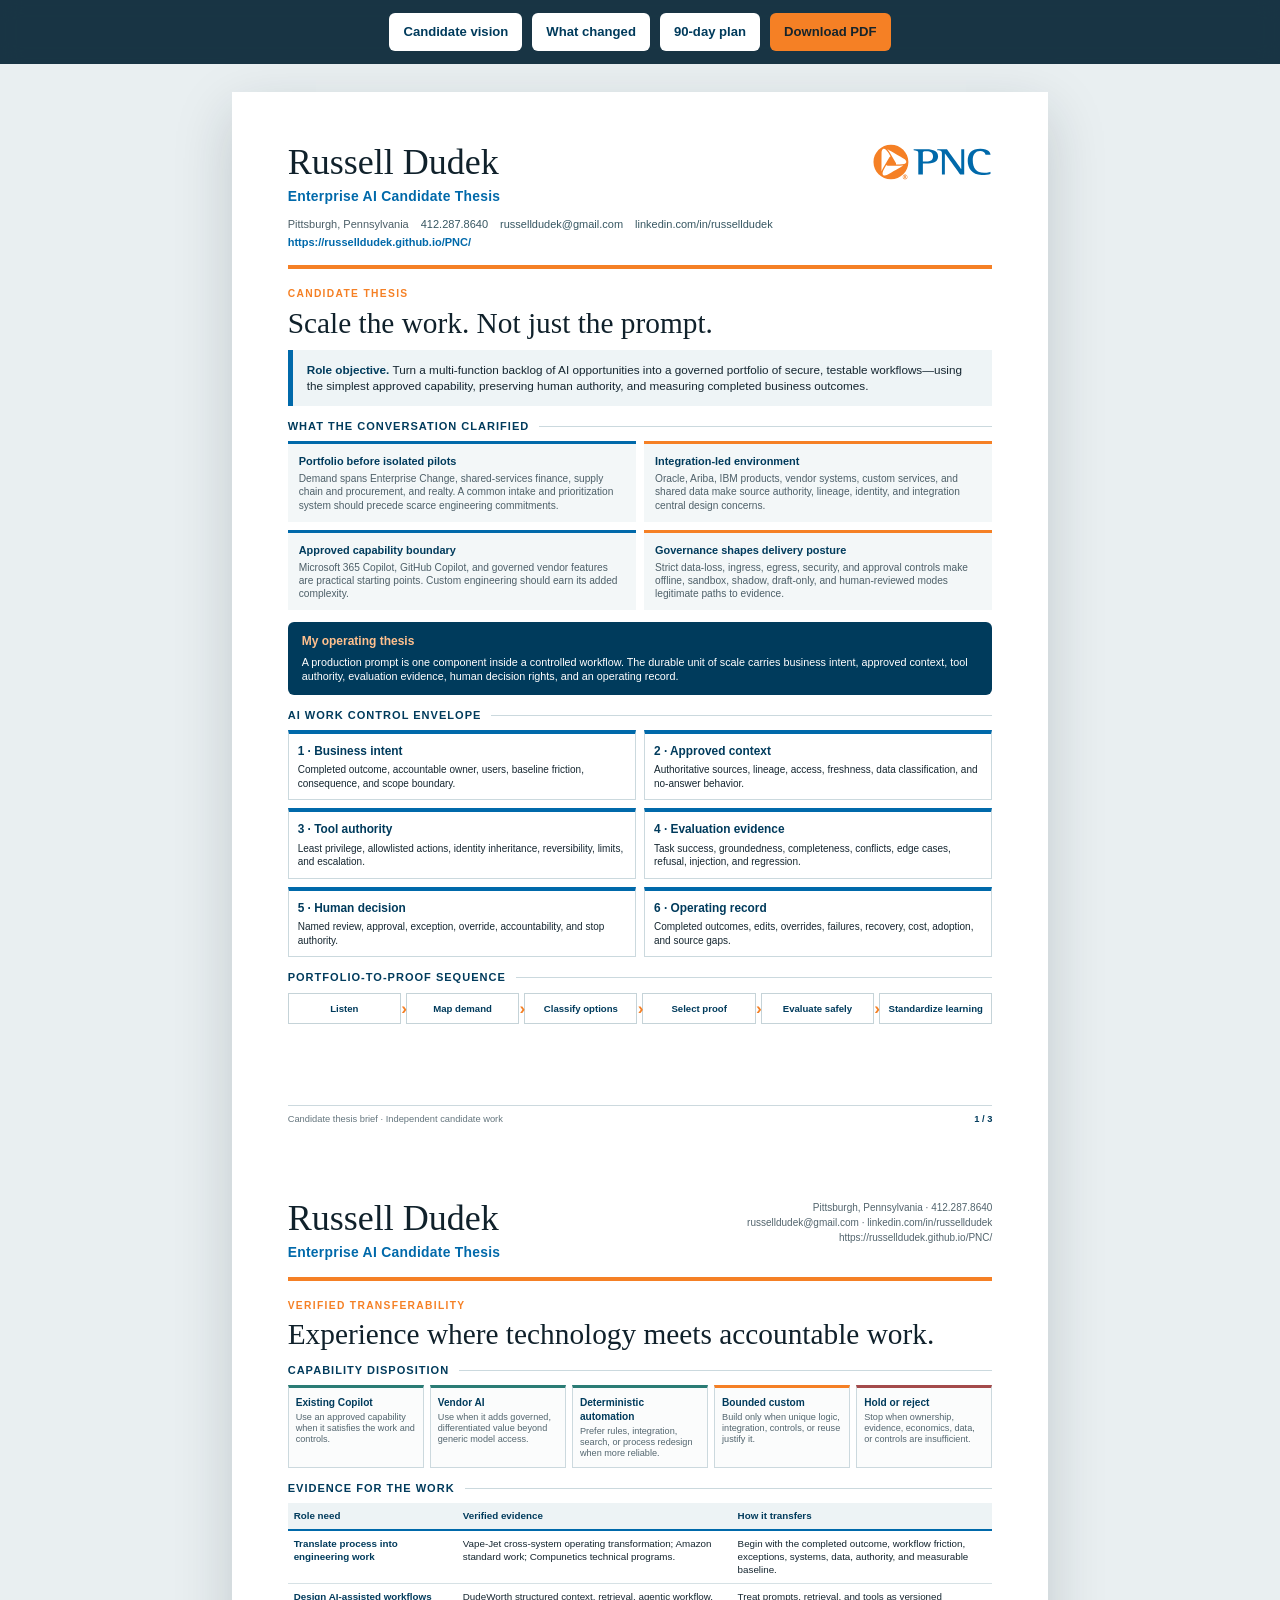
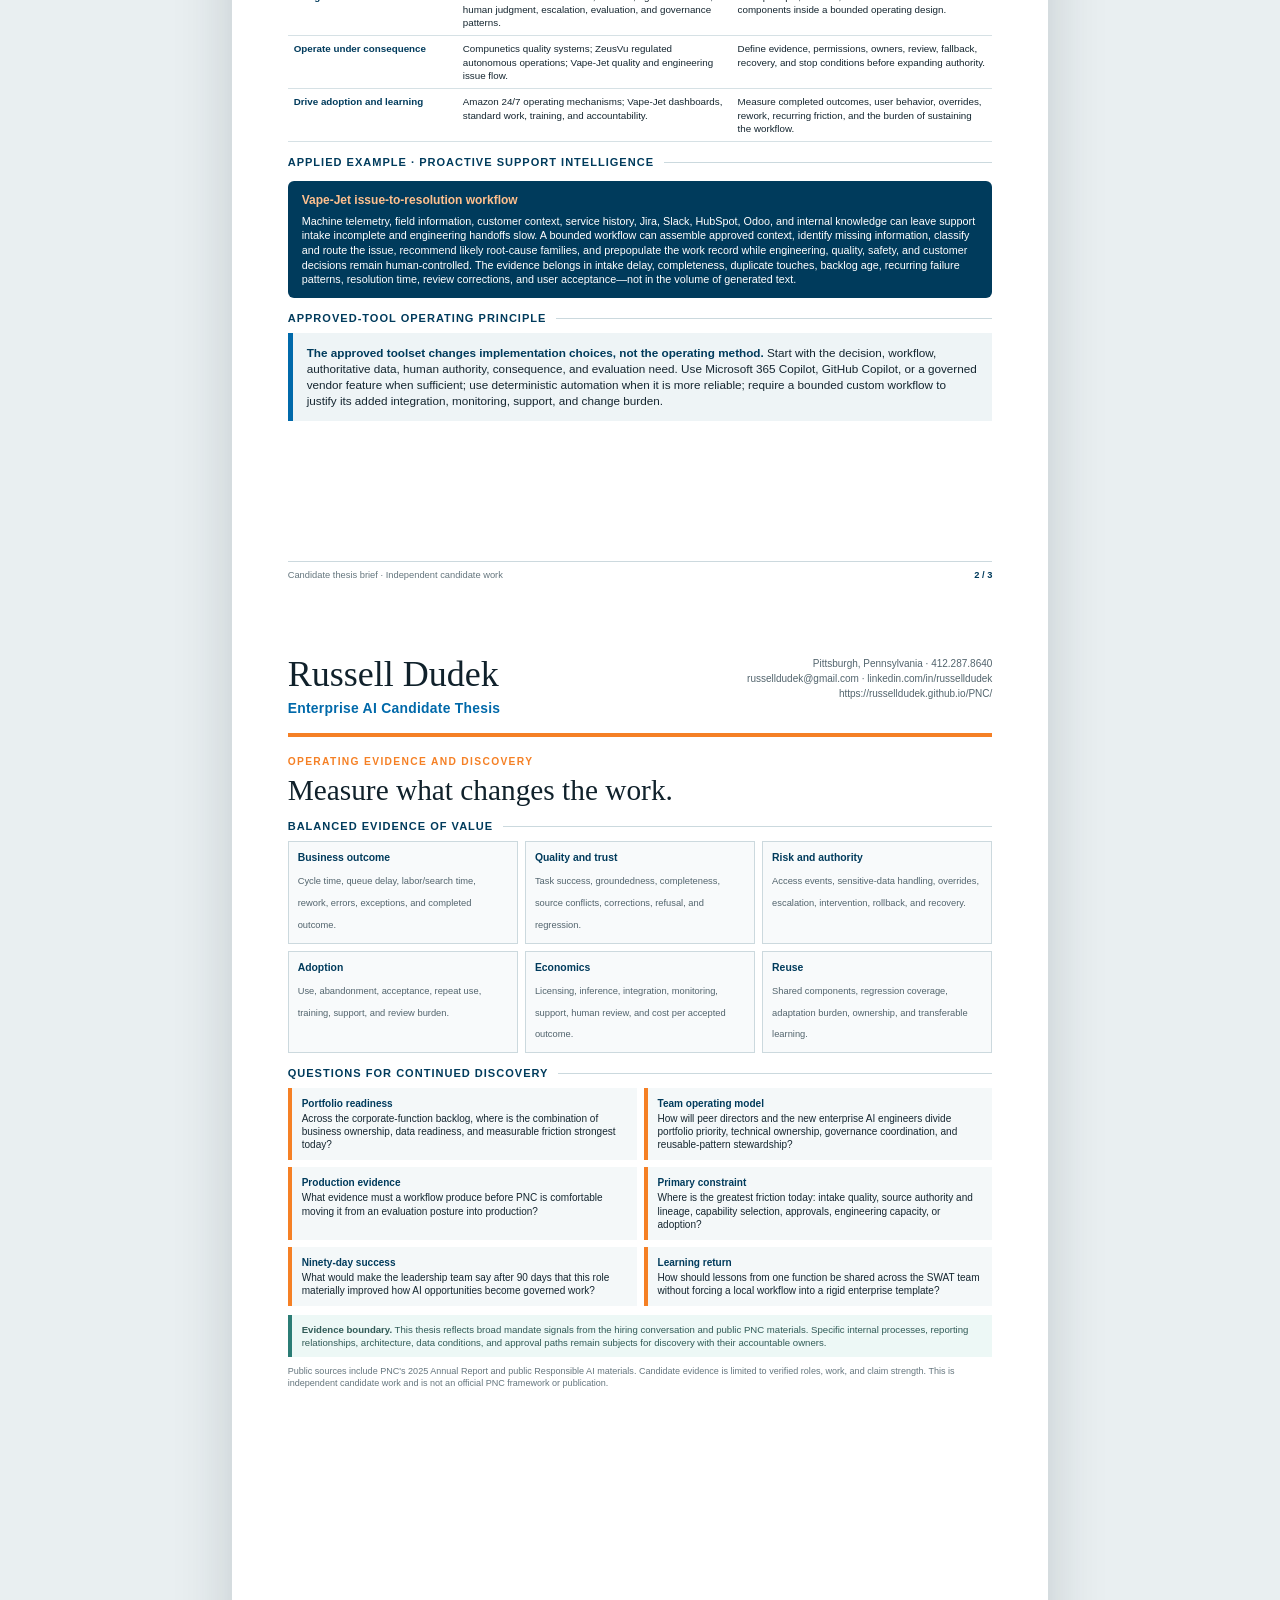
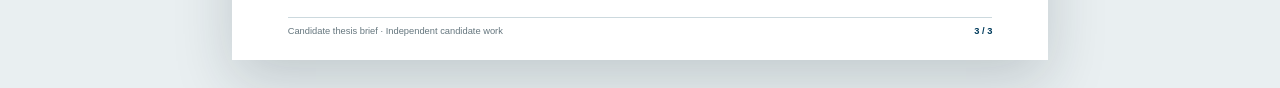
<file: interview-brief.html>
<!doctype html><html lang="en"><head><meta charset="utf-8"><meta name="viewport" content="width=device-width,initial-scale=1"><meta name="description" content="Independent PNC candidate thesis by Russell Dudek."><title>Russell Dudek | PNC Enterprise AI Candidate Thesis</title><link rel="stylesheet" href="documents.css"><style>
.thesis-signal-grid{display:grid;grid-template-columns:repeat(2,1fr);gap:8px;margin:0 0 12px}.thesis-signal{padding:10px 11px;background:#f3f7f8;border-top:3px solid #0069aa;break-inside:avoid}.thesis-signal:nth-child(even){border-top-color:#f58025}.thesis-signal b{display:block;color:#003b5c;font-size:8.2pt;margin-bottom:3px}.thesis-signal span{display:block;color:#4e6069;font-size:7.65pt;line-height:1.3}.sequence{display:grid;grid-template-columns:repeat(6,1fr);gap:5px;margin:8px 0 13px}.sequence div{position:relative;padding:8px 4px;text-align:center;border:1px solid #c5d3d8;background:#fff;font-size:7.2pt;font-weight:900;color:#003b5c}.sequence div:not(:last-child)::after{content:'›';position:absolute;right:-7px;top:50%;transform:translateY(-52%);z-index:2;color:#f58025;font-size:13pt}.choice-grid{display:grid;grid-template-columns:repeat(5,1fr);gap:6px}.choice{padding:8px 7px;border:1px solid #ccd9de;border-top:3px solid #2b7c75;background:#fbfcfc;break-inside:avoid}.choice:nth-child(4){border-top-color:#f58025}.choice:nth-child(5){border-top-color:#a44b4b}.choice b{display:block;color:#003b5c;font-size:7.6pt;margin-bottom:2px}.choice span{display:block;font-size:6.85pt;line-height:1.22;color:#53666f}.evidence-table td:first-child{width:24%;font-weight:800;color:#003b5c}.evidence-table td:nth-child(2){width:39%}.evidence-table td:nth-child(3){width:37%}.measure-grid{display:grid;grid-template-columns:repeat(3,1fr);gap:7px}.measure{padding:9px;border:1px solid #ccd9de;background:#f8fafb;break-inside:avoid}.measure b{display:block;color:#003b5c;font-size:7.8pt;margin-bottom:3px}.measure span{font-size:7pt;line-height:1.25;color:#52646d}.question-grid{display:grid;grid-template-columns:1fr 1fr;gap:7px}.reader-question{padding:9px 10px;border-left:4px solid #f58025;background:#f4f8f9;font-size:7.55pt;line-height:1.3;break-inside:avoid}.reader-question strong{display:block;color:#003b5c;margin-bottom:2px}.boundary-note{margin-top:9px;padding:8px 10px;background:#edf8f6;border-left:4px solid #2b7c75;color:#315b57;font-size:7.2pt}.source-note{margin-top:8px;font-size:6.8pt;color:#65767e}.local-logo{display:none}
@media(max-width:900px){.thesis-signal-grid,.question-grid,.measure-grid{grid-template-columns:1fr}.sequence,.choice-grid{grid-template-columns:1fr 1fr}.sequence div::after{display:none}}
@media(max-width:480px){.sequence,.choice-grid{grid-template-columns:1fr}}
</style></head><body><nav class="doc-actions" aria-label="Document actions"><a href="index.html">Candidate vision</a><a href="interview-learning-delta.html">What changed</a><a href="90-day-plan.html">90-day plan</a><a class="primary" href="docs/Russell-Dudek-PNC-Interview-Thesis-Brief.pdf" download>Download PDF</a></nav>
<main class="document">
<section class="page"><header class="doc-header"><div><h1 class="doc-name">Russell Dudek</h1><p class="doc-role">Enterprise AI Candidate Thesis</p><div class="contact-line"><span>Pittsburgh, Pennsylvania</span><a href="tel:+14122878640">412.287.8640</a><a href="mailto:russelldudek@gmail.com">russelldudek@gmail.com</a><a href="https://www.linkedin.com/in/russelldudek">linkedin.com/in/russelldudek</a><a class="vision-url" href="https://russelldudek.github.io/PNC/">https://russelldudek.github.io/PNC/</a></div></div><img class="doc-logo" src="assets/brand/pnc-logo.svg" alt="PNC"><div class="local-logo" aria-hidden="true">PNC</div></header>
<p class="doc-kicker">Candidate thesis</p><h2 class="doc-title">Scale the work. Not just the prompt.</h2>
<div class="summary-box"><strong>Role objective.</strong> Turn a multi-function backlog of AI opportunities into a governed portfolio of secure, testable workflows—using the simplest approved capability, preserving human authority, and measuring completed business outcomes.</div>
<h2 class="section-title">What the conversation clarified</h2>
<div class="thesis-signal-grid"><div class="thesis-signal"><b>Portfolio before isolated pilots</b><span>Demand spans Enterprise Change, shared-services finance, supply chain and procurement, and realty. A common intake and prioritization system should precede scarce engineering commitments.</span></div><div class="thesis-signal"><b>Integration-led environment</b><span>Oracle, Ariba, IBM products, vendor systems, custom services, and shared data make source authority, lineage, identity, and integration central design concerns.</span></div><div class="thesis-signal"><b>Approved capability boundary</b><span>Microsoft 365 Copilot, GitHub Copilot, and governed vendor features are practical starting points. Custom engineering should earn its added complexity.</span></div><div class="thesis-signal"><b>Governance shapes delivery posture</b><span>Strict data-loss, ingress, egress, security, and approval controls make offline, sandbox, shadow, draft-only, and human-reviewed modes legitimate paths to evidence.</span></div></div>
<div class="callout"><h3>My operating thesis</h3><p>A production prompt is one component inside a controlled workflow. The durable unit of scale carries business intent, approved context, tool authority, evaluation evidence, human decision rights, and an operating record.</p></div>
<h2 class="section-title">AI Work Control Envelope</h2>
<div class="review-grid"><div class="review-card"><h3>1 · Business intent</h3><p>Completed outcome, accountable owner, users, baseline friction, consequence, and scope boundary.</p></div><div class="review-card"><h3>2 · Approved context</h3><p>Authoritative sources, lineage, access, freshness, data classification, and no-answer behavior.</p></div><div class="review-card"><h3>3 · Tool authority</h3><p>Least privilege, allowlisted actions, identity inheritance, reversibility, limits, and escalation.</p></div><div class="review-card"><h3>4 · Evaluation evidence</h3><p>Task success, groundedness, completeness, conflicts, edge cases, refusal, injection, and regression.</p></div><div class="review-card"><h3>5 · Human decision</h3><p>Named review, approval, exception, override, accountability, and stop authority.</p></div><div class="review-card"><h3>6 · Operating record</h3><p>Completed outcomes, edits, overrides, failures, recovery, cost, adoption, and source gaps.</p></div></div>
<h2 class="section-title">Portfolio-to-proof sequence</h2><div class="sequence"><div>Listen</div><div>Map demand</div><div>Classify options</div><div>Select proof</div><div>Evaluate safely</div><div>Standardize learning</div></div>
<footer class="page-footer"><span>Candidate thesis brief · Independent candidate work</span><span class="page-number">1 / 3</span></footer></section>
<section class="page continuation"><header class="doc-header"><div><h1 class="doc-name">Russell Dudek</h1><p class="doc-role">Enterprise AI Candidate Thesis</p></div><div class="mini-contact">Pittsburgh, Pennsylvania · 412.287.8640<br>russelldudek@gmail.com · linkedin.com/in/russelldudek<br>https://russelldudek.github.io/PNC/</div></header>
<p class="doc-kicker">Verified transferability</p><h2 class="doc-title">Experience where technology meets accountable work.</h2>
<h2 class="section-title">Capability disposition</h2><div class="choice-grid"><div class="choice"><b>Existing Copilot</b><span>Use an approved capability when it satisfies the work and controls.</span></div><div class="choice"><b>Vendor AI</b><span>Use when it adds governed, differentiated value beyond generic model access.</span></div><div class="choice"><b>Deterministic automation</b><span>Prefer rules, integration, search, or process redesign when more reliable.</span></div><div class="choice"><b>Bounded custom</b><span>Build only when unique logic, integration, controls, or reuse justify it.</span></div><div class="choice"><b>Hold or reject</b><span>Stop when ownership, evidence, economics, data, or controls are insufficient.</span></div></div>
<h2 class="section-title">Evidence for the work</h2>
<table class="matrix evidence-table"><tr><th>Role need</th><th>Verified evidence</th><th>How it transfers</th></tr><tr><td>Translate process into engineering work</td><td>Vape-Jet cross-system operating transformation; Amazon standard work; Compunetics technical programs.</td><td>Begin with the completed outcome, workflow friction, exceptions, systems, data, authority, and measurable baseline.</td></tr><tr><td>Design AI-assisted workflows</td><td>DudeWorth structured context, retrieval, agentic workflow, human judgment, escalation, evaluation, and governance patterns.</td><td>Treat prompts, retrieval, and tools as versioned components inside a bounded operating design.</td></tr><tr><td>Operate under consequence</td><td>Compunetics quality systems; ZeusVu regulated autonomous operations; Vape-Jet quality and engineering issue flow.</td><td>Define evidence, permissions, owners, review, fallback, recovery, and stop conditions before expanding authority.</td></tr><tr><td>Drive adoption and learning</td><td>Amazon 24/7 operating mechanisms; Vape-Jet dashboards, standard work, training, and accountability.</td><td>Measure completed outcomes, user behavior, overrides, rework, recurring friction, and the burden of sustaining the workflow.</td></tr></table>
<h2 class="section-title">Applied example · Proactive support intelligence</h2>
<div class="callout"><h3>Vape-Jet issue-to-resolution workflow</h3><p>Machine telemetry, field information, customer context, service history, Jira, Slack, HubSpot, Odoo, and internal knowledge can leave support intake incomplete and engineering handoffs slow. A bounded workflow can assemble approved context, identify missing information, classify and route the issue, recommend likely root-cause families, and prepopulate the work record while engineering, quality, safety, and customer decisions remain human-controlled. The evidence belongs in intake delay, completeness, duplicate touches, backlog age, recurring failure patterns, resolution time, review corrections, and user acceptance—not in the volume of generated text.</p></div>
<h2 class="section-title">Approved-tool operating principle</h2>
<div class="summary-box"><strong>The approved toolset changes implementation choices, not the operating method.</strong> Start with the decision, workflow, authoritative data, human authority, consequence, and evaluation need. Use Microsoft 365 Copilot, GitHub Copilot, or a governed vendor feature when sufficient; use deterministic automation when it is more reliable; require a bounded custom workflow to justify its added integration, monitoring, support, and change burden.</div>
<footer class="page-footer"><span>Candidate thesis brief · Independent candidate work</span><span class="page-number">2 / 3</span></footer></section>
<section class="page continuation"><header class="doc-header"><div><h1 class="doc-name">Russell Dudek</h1><p class="doc-role">Enterprise AI Candidate Thesis</p></div><div class="mini-contact">Pittsburgh, Pennsylvania · 412.287.8640<br>russelldudek@gmail.com · linkedin.com/in/russelldudek<br>https://russelldudek.github.io/PNC/</div></header>
<p class="doc-kicker">Operating evidence and discovery</p><h2 class="doc-title">Measure what changes the work.</h2>
<h2 class="section-title">Balanced evidence of value</h2>
<div class="measure-grid"><div class="measure"><b>Business outcome</b><span>Cycle time, queue delay, labor/search time, rework, errors, exceptions, and completed outcome.</span></div><div class="measure"><b>Quality and trust</b><span>Task success, groundedness, completeness, source conflicts, corrections, refusal, and regression.</span></div><div class="measure"><b>Risk and authority</b><span>Access events, sensitive-data handling, overrides, escalation, intervention, rollback, and recovery.</span></div><div class="measure"><b>Adoption</b><span>Use, abandonment, acceptance, repeat use, training, support, and review burden.</span></div><div class="measure"><b>Economics</b><span>Licensing, inference, integration, monitoring, support, human review, and cost per accepted outcome.</span></div><div class="measure"><b>Reuse</b><span>Shared components, regression coverage, adaptation burden, ownership, and transferable learning.</span></div></div>
<h2 class="section-title">Questions for continued discovery</h2>
<div class="question-grid"><div class="reader-question"><strong>Portfolio readiness</strong>Across the corporate-function backlog, where is the combination of business ownership, data readiness, and measurable friction strongest today?</div><div class="reader-question"><strong>Team operating model</strong>How will peer directors and the new enterprise AI engineers divide portfolio priority, technical ownership, governance coordination, and reusable-pattern stewardship?</div><div class="reader-question"><strong>Production evidence</strong>What evidence must a workflow produce before PNC is comfortable moving it from an evaluation posture into production?</div><div class="reader-question"><strong>Primary constraint</strong>Where is the greatest friction today: intake quality, source authority and lineage, capability selection, approvals, engineering capacity, or adoption?</div><div class="reader-question"><strong>Ninety-day success</strong>What would make the leadership team say after 90 days that this role materially improved how AI opportunities become governed work?</div><div class="reader-question"><strong>Learning return</strong>How should lessons from one function be shared across the SWAT team without forcing a local workflow into a rigid enterprise template?</div></div>
<div class="boundary-note"><strong>Evidence boundary.</strong> This thesis reflects broad mandate signals from the hiring conversation and public PNC materials. Specific internal processes, reporting relationships, architecture, data conditions, and approval paths remain subjects for discovery with their accountable owners.</div>
<p class="source-note">Public sources include PNC's 2025 Annual Report and public Responsible AI materials. Candidate evidence is limited to verified roles, work, and claim strength. This is independent candidate work and is not an official PNC framework or publication.</p>
<footer class="page-footer"><span>Candidate thesis brief · Independent candidate work</span><span class="page-number">3 / 3</span></footer></section></main></body></html>
</file>
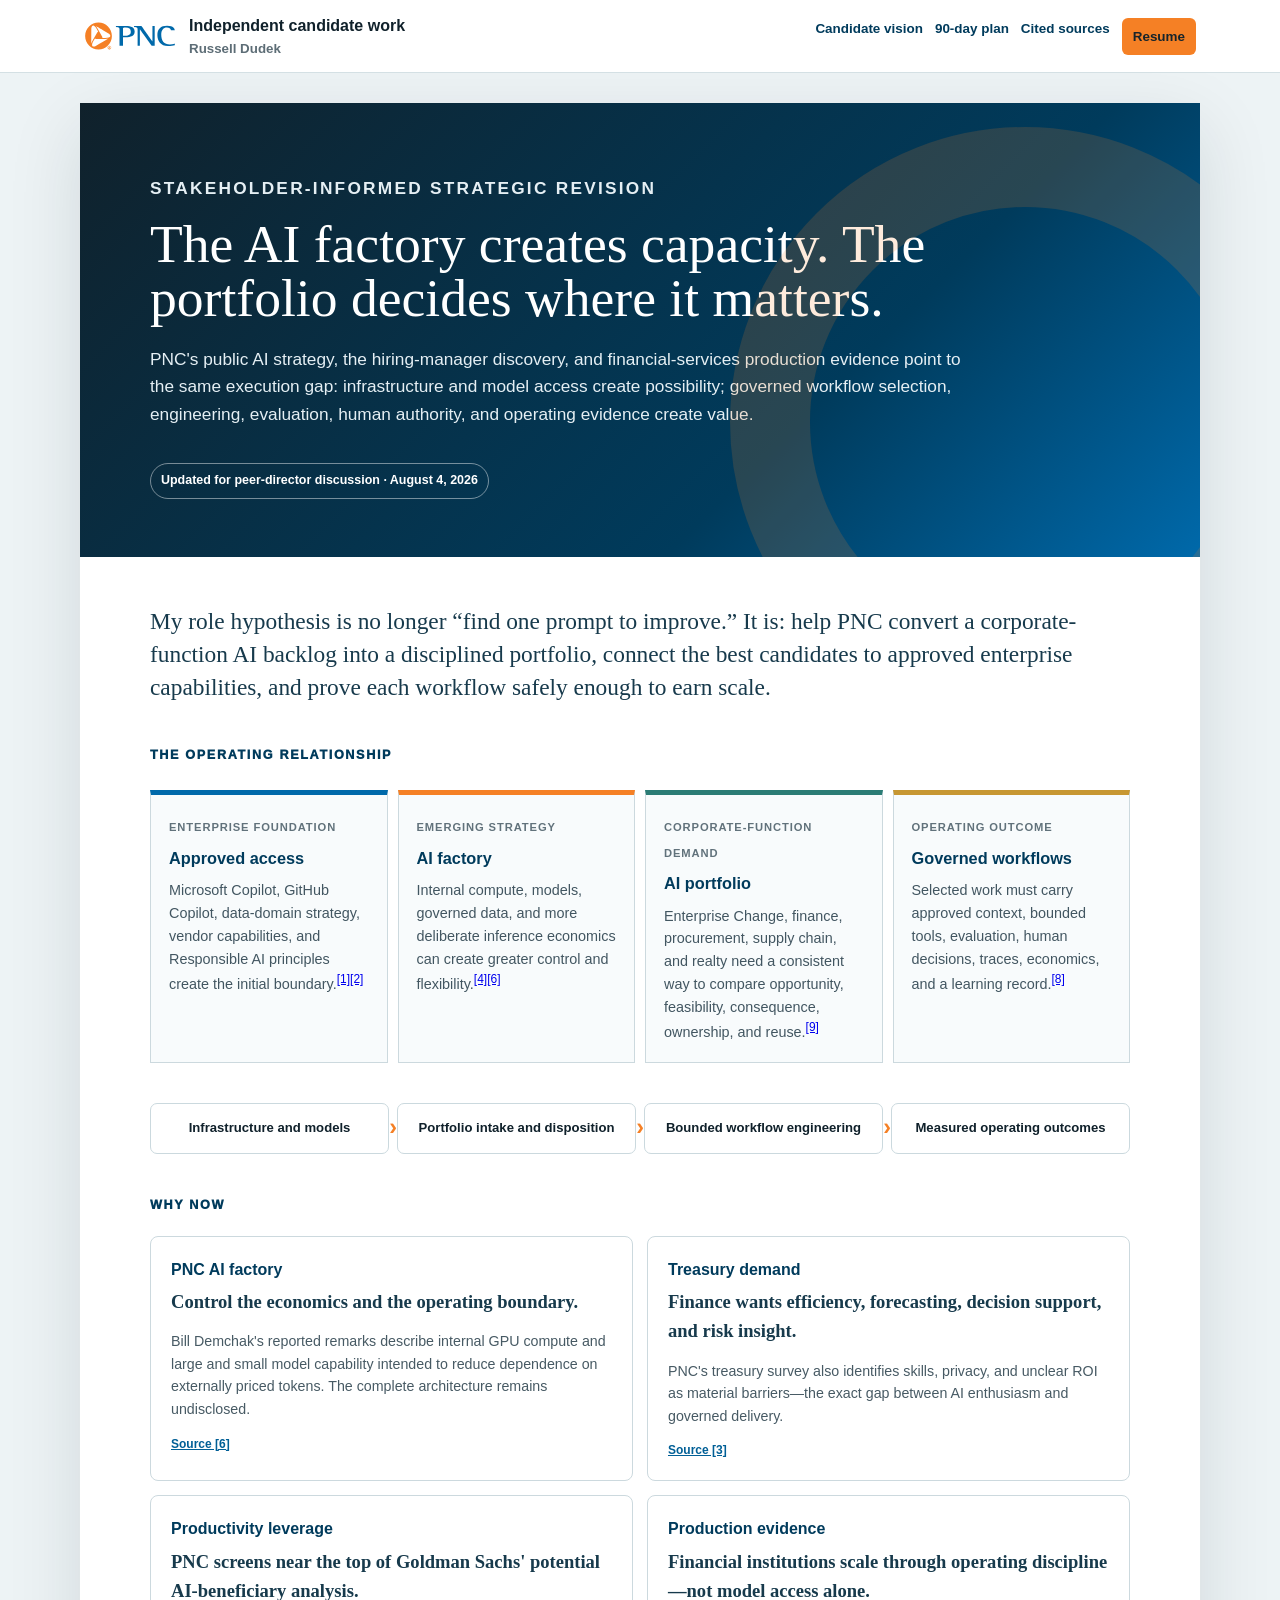
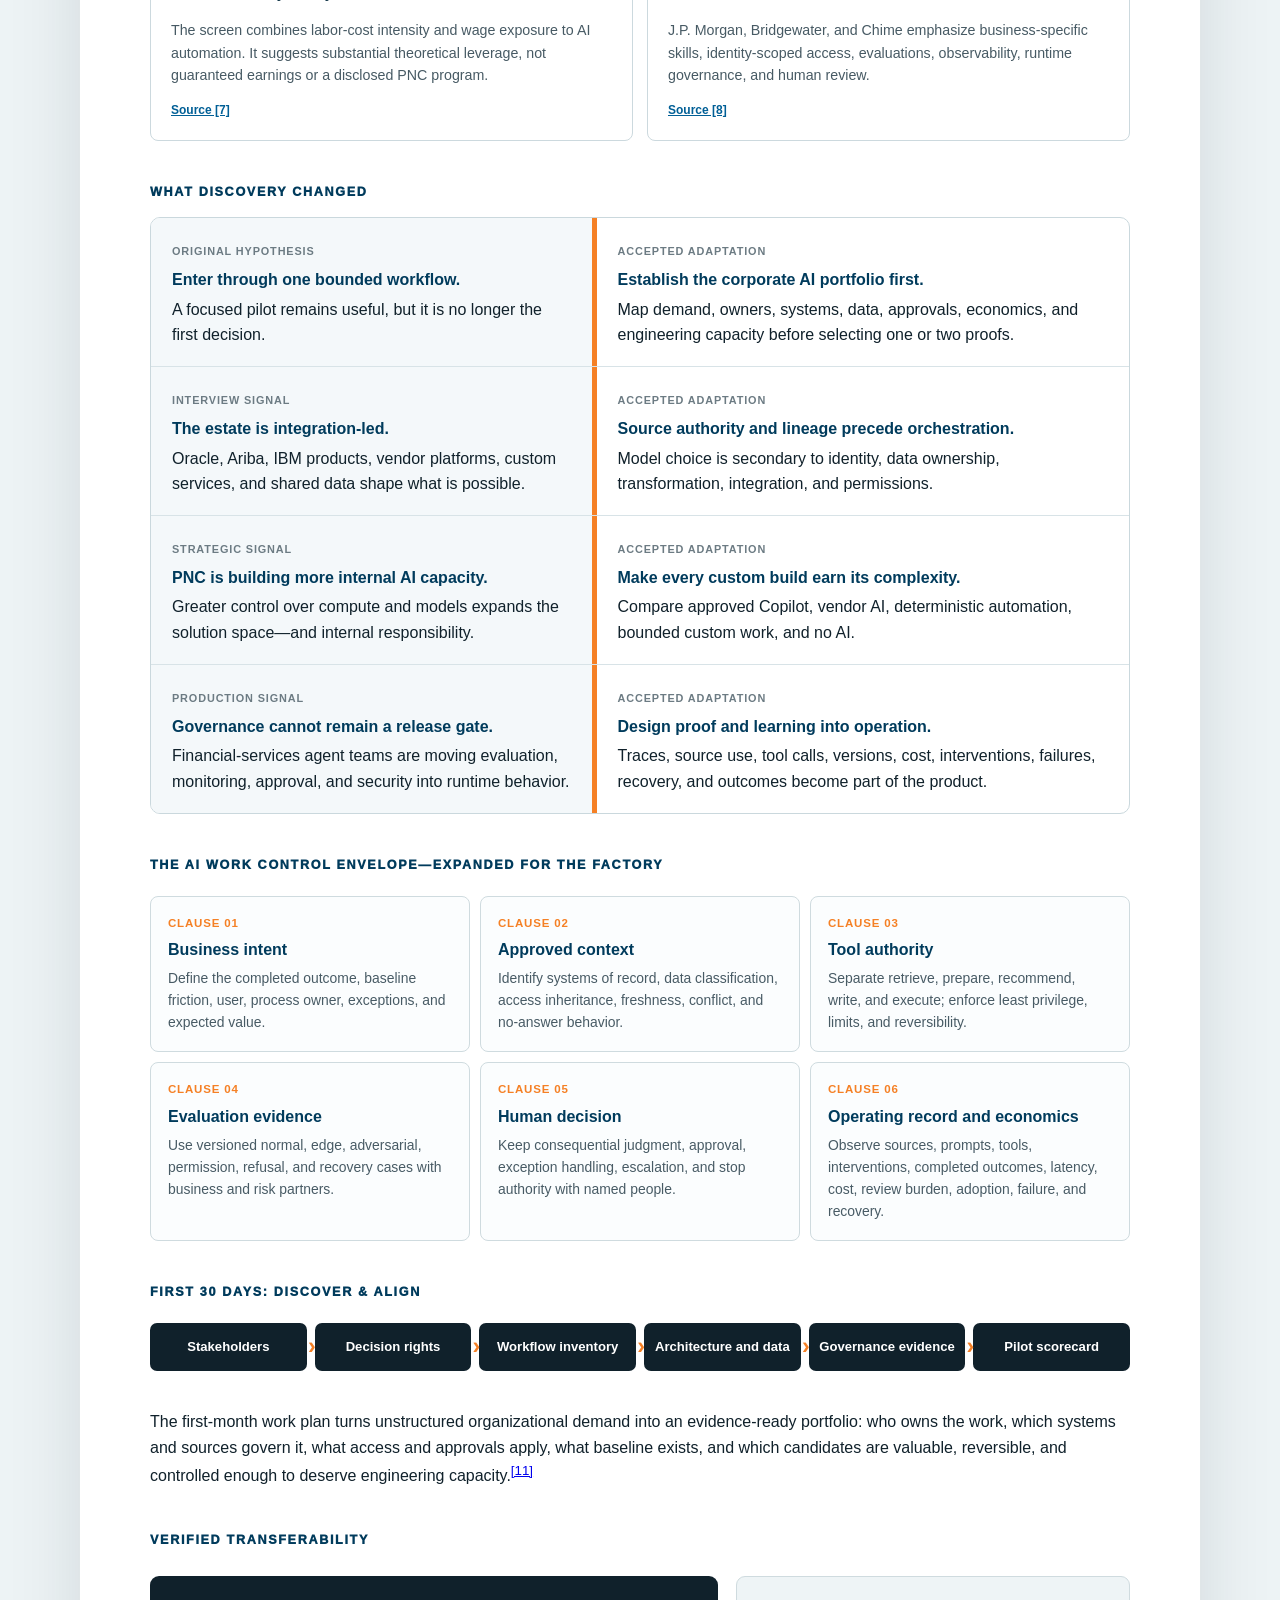
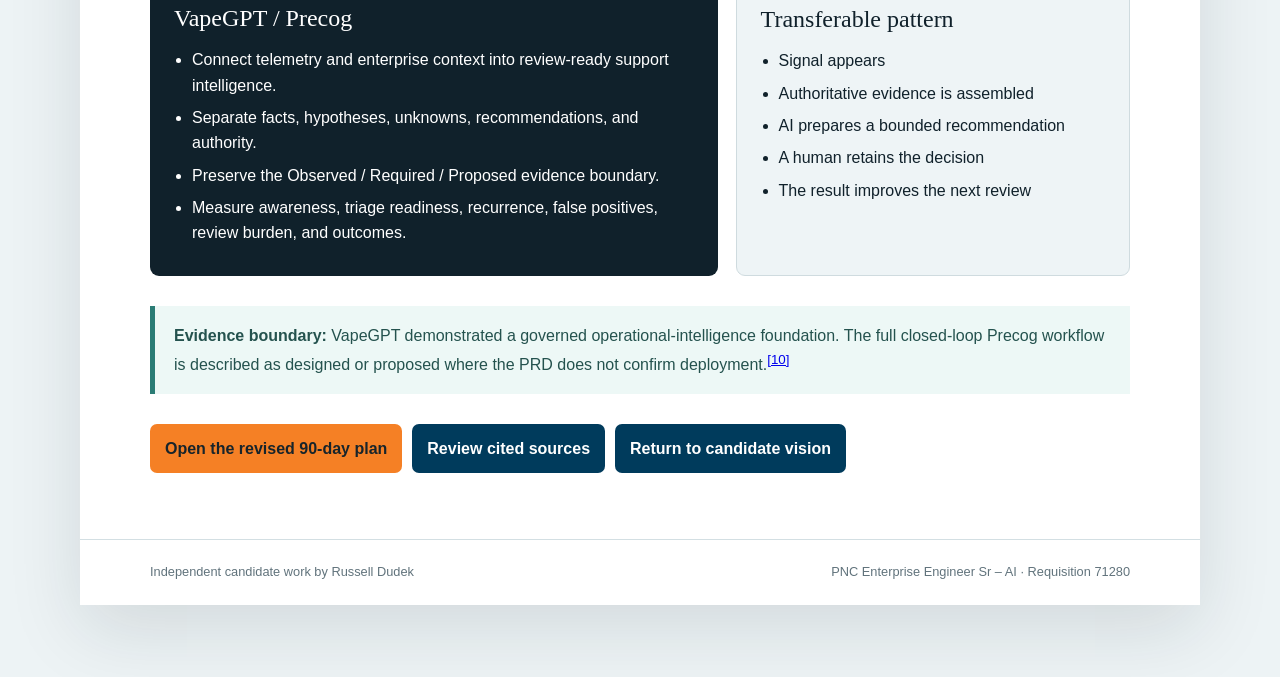
<file: interview-learning-delta.html>
<!doctype html>
<html lang="en"><head><meta charset="utf-8"><meta name="viewport" content="width=device-width,initial-scale=1"><meta name="description" content="Stakeholder-informed revision connecting PNC's AI factory, corporate AI portfolio, governed workflows, and measurable outcomes."><title>The AI Factory Creates Capacity | Russell Dudek</title><link rel="stylesheet" href="brand-tokens.css"><style>
*{box-sizing:border-box}html{scroll-behavior:smooth}body{margin:0;background:#edf3f5;color:#10212b;font-family:"Aptos","Segoe UI",Arial,sans-serif;line-height:1.58}.top{position:sticky;top:0;z-index:10;background:rgba(255,255,255,.97);border-bottom:1px solid #d4e0e4}.nav{max-width:1160px;margin:auto;padding:13px 24px;display:flex;align-items:center;justify-content:space-between;gap:18px}.brand{display:flex;align-items:center;gap:13px;color:#10212b;text-decoration:none;font-weight:850}.brand img{width:92px}.brand small{display:block;color:#5d6d76;font-weight:600}.links{display:flex;gap:12px;flex-wrap:wrap}.links a{font-size:.84rem;color:#003b5c;font-weight:800;text-decoration:none}.links .cta{background:#f58025;color:#17242b;padding:8px 11px;border-radius:6px}main{max-width:1120px;margin:30px auto 72px;background:#fff;box-shadow:0 24px 70px rgba(16,33,43,.12)}.hero{padding:72px 70px 58px;background:linear-gradient(135deg,#10212b 0%,#003b5c 66%,#0069aa 100%);color:#fff;position:relative;overflow:hidden}.hero:after{content:"";position:absolute;right:-120px;bottom:-160px;width:430px;height:430px;border:80px solid rgba(245,128,37,.16);border-radius:50%}.eyebrow{margin:0 0 14px;color:#ffc28f;font-size:.78rem;font-weight:900;letter-spacing:.13em;text-transform:uppercase}.hero h1{font-family:Georgia,"Times New Roman",serif;font-size:3.35rem;line-height:1.02;font-weight:500;max-width:900px;margin:0 0 20px}.hero p{max-width:820px;font-size:1.08rem;color:#e5eff4}.stamp{display:inline-flex;margin-top:18px;padding:7px 10px;border:1px solid rgba(255,255,255,.45);border-radius:999px;font-size:.78rem;font-weight:850}.content{padding:48px 70px 66px}.lead{font-family:Georgia,"Times New Roman",serif;font-size:1.46rem;line-height:1.42;color:#173a4c;margin:0 0 34px}.section-title{margin:42px 0 14px;color:#003b5c;font-size:.79rem;font-weight:950;letter-spacing:.13em;text-transform:uppercase}.factory{display:grid;grid-template-columns:repeat(4,1fr);gap:10px;margin:24px 0 40px}.factory article{padding:18px;border:1px solid #ccd9de;background:#f8fbfc;border-top:5px solid #0069aa}.factory article:nth-child(2){border-top-color:#f58025}.factory article:nth-child(3){border-top-color:#2b7c75}.factory article:nth-child(4){border-top-color:#c79732}.factory span{font-size:.7rem;font-weight:900;letter-spacing:.08em;text-transform:uppercase;color:#61727b}.factory h2{font-size:1.02rem;margin:7px 0 8px;color:#003b5c}.factory p{margin:0;color:#425661;font-size:.9rem}.arrowline,.sequence{display:grid;gap:8px;margin:20px 0 38px}.arrowline{grid-template-columns:repeat(4,1fr)}.sequence{grid-template-columns:repeat(6,1fr)}.arrowline div,.sequence div{padding:14px 10px;text-align:center;border-radius:7px;font-size:.82rem;font-weight:850;position:relative}.arrowline div{border:1px solid #cbd9de;background:#fff}.sequence div{background:#10212b;color:#fff}.arrowline div:not(:last-child):after,.sequence div:not(:last-child):after{content:"›";position:absolute;right:-9px;top:50%;transform:translateY(-52%);font-size:1.45rem;color:#f58025;z-index:2}.evidence-grid{display:grid;grid-template-columns:repeat(2,1fr);gap:14px;margin:20px 0 38px}.evidence{padding:20px;border:1px solid #ccd9de;border-radius:8px;background:#fff}.evidence b{display:block;color:#003b5c;margin-bottom:5px}.evidence strong{font-family:Georgia,"Times New Roman",serif;font-size:1.16rem;color:#173a4c}.evidence p{font-size:.89rem;color:#475a64}.evidence a{color:#005f96;font-weight:850}.cite{font-size:.75rem;color:#64757e}.delta{border:1px solid #cad8dd;border-radius:10px;overflow:hidden}.row{display:grid;grid-template-columns:1fr 1.22fr;border-top:1px solid #d8e3e7}.row:first-child{border-top:0}.signal,.adapt{padding:19px 21px}.signal{background:#f4f8fa}.signal b,.adapt b{display:block;color:#003b5c;margin-bottom:4px}.adapt{border-left:5px solid #f58025}.tag{display:inline-block;margin-bottom:7px;font-size:.68rem;letter-spacing:.08em;text-transform:uppercase;font-weight:900;color:#6c7b83}.envelope{display:grid;grid-template-columns:repeat(3,1fr);gap:10px;margin:20px 0 36px}.clause{padding:17px;border:1px solid #cfdbdf;border-radius:8px;background:#fbfdfe}.clause b{display:block;color:#f58025;font-size:.72rem;letter-spacing:.07em;text-transform:uppercase}.clause h3{margin:5px 0 6px;color:#003b5c;font-size:1rem}.clause p{margin:0;font-size:.87rem;color:#485b65}.outcome{display:grid;grid-template-columns:1.18fr .82fr;gap:18px;margin-top:25px}.outcome article{padding:24px;background:#10212b;color:#fff;border-radius:9px}.outcome article:last-child{background:#eef4f6;color:#10212b;border:1px solid #cfdbdf}.outcome h2{margin:0 0 10px;font-family:Georgia,"Times New Roman",serif;font-weight:500}.outcome ul{padding-left:18px;margin:0}.outcome li{margin:7px 0}.note{margin-top:30px;padding:17px 19px;border-left:5px solid #2b7c75;background:#edf8f6;color:#24524e}.actions{display:flex;gap:10px;flex-wrap:wrap;margin-top:30px}.actions a{padding:12px 15px;border-radius:7px;background:#003b5c;color:#fff;text-decoration:none;font-weight:850}.actions a.primary{background:#f58025;color:#17242b}.footer{padding:22px 70px;border-top:1px solid #d3dfe3;color:#61737c;font-size:.8rem;display:flex;justify-content:space-between;gap:16px;flex-wrap:wrap}@media(max-width:850px){main{margin:0;box-shadow:none}.hero,.content,.footer{padding-left:24px;padding-right:24px}.hero h1{font-size:2.45rem}.factory,.evidence-grid,.row,.outcome{grid-template-columns:1fr}.adapt{border-left:0;border-top:4px solid #f58025}.envelope{grid-template-columns:1fr 1fr}.sequence{grid-template-columns:1fr 1fr 1fr}.sequence div:after,.arrowline div:after{display:none}}@media(max-width:520px){.links a:not(.cta){display:none}.hero{padding-top:48px}.hero h1{font-size:2.08rem}.factory,.envelope,.sequence,.arrowline{grid-template-columns:1fr}.content{padding-top:34px}}
</style></head><body>
<header class="top"><nav class="nav"><a class="brand" href="index.html"><img src="assets/brand/pnc-logo.svg" alt="PNC"><span>Independent candidate work<small>Russell Dudek</small></span></a><div class="links"><a href="index.html">Candidate vision</a><a href="90-day-plan.html">90-day plan</a><a href="sources.html">Cited sources</a><a class="cta" href="resume.html">Resume</a></div></nav></header>
<main><section class="hero"><p class="eyebrow">Stakeholder-informed strategic revision</p><h1>The AI factory creates capacity. The portfolio decides where it matters.</h1><p>PNC's public AI strategy, the hiring-manager discovery, and financial-services production evidence point to the same execution gap: infrastructure and model access create possibility; governed workflow selection, engineering, evaluation, human authority, and operating evidence create value.</p><span class="stamp">Updated for peer-director discussion · August 4, 2026</span></section>
<section class="content"><p class="lead">My role hypothesis is no longer “find one prompt to improve.” It is: help PNC convert a corporate-function AI backlog into a disciplined portfolio, connect the best candidates to approved enterprise capabilities, and prove each workflow safely enough to earn scale.</p>
<h2 class="section-title">The operating relationship</h2><div class="factory"><article><span>Enterprise foundation</span><h2>Approved access</h2><p>Microsoft Copilot, GitHub Copilot, data-domain strategy, vendor capabilities, and Responsible AI principles create the initial boundary.<sup><a href="sources.html#s1">[1]</a></sup><sup><a href="sources.html#s2">[2]</a></sup></p></article><article><span>Emerging strategy</span><h2>AI factory</h2><p>Internal compute, models, governed data, and more deliberate inference economics can create greater control and flexibility.<sup><a href="sources.html#s4">[4]</a></sup><sup><a href="sources.html#s6">[6]</a></sup></p></article><article><span>Corporate-function demand</span><h2>AI portfolio</h2><p>Enterprise Change, finance, procurement, supply chain, and realty need a consistent way to compare opportunity, feasibility, consequence, ownership, and reuse.<sup><a href="sources.html#s9">[9]</a></sup></p></article><article><span>Operating outcome</span><h2>Governed workflows</h2><p>Selected work must carry approved context, bounded tools, evaluation, human decisions, traces, economics, and a learning record.<sup><a href="sources.html#s8">[8]</a></sup></p></article></div><div class="arrowline"><div>Infrastructure and models</div><div>Portfolio intake and disposition</div><div>Bounded workflow engineering</div><div>Measured operating outcomes</div></div>
<h2 class="section-title">Why now</h2><div class="evidence-grid"><article class="evidence"><b>PNC AI factory</b><strong>Control the economics and the operating boundary.</strong><p>Bill Demchak's reported remarks describe internal GPU compute and large and small model capability intended to reduce dependence on externally priced tokens. The complete architecture remains undisclosed.</p><div class="cite"><a href="sources.html#s6">Source [6]</a></div></article><article class="evidence"><b>Treasury demand</b><strong>Finance wants efficiency, forecasting, decision support, and risk insight.</strong><p>PNC's treasury survey also identifies skills, privacy, and unclear ROI as material barriers—the exact gap between AI enthusiasm and governed delivery.</p><div class="cite"><a href="sources.html#s3">Source [3]</a></div></article><article class="evidence"><b>Productivity leverage</b><strong>PNC screens near the top of Goldman Sachs' potential AI-beneficiary analysis.</strong><p>The screen combines labor-cost intensity and wage exposure to AI automation. It suggests substantial theoretical leverage, not guaranteed earnings or a disclosed PNC program.</p><div class="cite"><a href="sources.html#s7">Source [7]</a></div></article><article class="evidence"><b>Production evidence</b><strong>Financial institutions scale through operating discipline—not model access alone.</strong><p>J.P. Morgan, Bridgewater, and Chime emphasize business-specific skills, identity-scoped access, evaluations, observability, runtime governance, and human review.</p><div class="cite"><a href="sources.html#s8">Source [8]</a></div></article></div>
<h2 class="section-title">What discovery changed</h2><div class="delta"><div class="row"><div class="signal"><span class="tag">Original hypothesis</span><b>Enter through one bounded workflow.</b>A focused pilot remains useful, but it is no longer the first decision.</div><div class="adapt"><span class="tag">Accepted adaptation</span><b>Establish the corporate AI portfolio first.</b>Map demand, owners, systems, data, approvals, economics, and engineering capacity before selecting one or two proofs.</div></div><div class="row"><div class="signal"><span class="tag">Interview signal</span><b>The estate is integration-led.</b>Oracle, Ariba, IBM products, vendor platforms, custom services, and shared data shape what is possible.</div><div class="adapt"><span class="tag">Accepted adaptation</span><b>Source authority and lineage precede orchestration.</b>Model choice is secondary to identity, data ownership, transformation, integration, and permissions.</div></div><div class="row"><div class="signal"><span class="tag">Strategic signal</span><b>PNC is building more internal AI capacity.</b>Greater control over compute and models expands the solution space—and internal responsibility.</div><div class="adapt"><span class="tag">Accepted adaptation</span><b>Make every custom build earn its complexity.</b>Compare approved Copilot, vendor AI, deterministic automation, bounded custom work, and no AI.</div></div><div class="row"><div class="signal"><span class="tag">Production signal</span><b>Governance cannot remain a release gate.</b>Financial-services agent teams are moving evaluation, monitoring, approval, and security into runtime behavior.</div><div class="adapt"><span class="tag">Accepted adaptation</span><b>Design proof and learning into operation.</b>Traces, source use, tool calls, versions, cost, interventions, failures, recovery, and outcomes become part of the product.</div></div></div>
<h2 class="section-title">The AI Work Control Envelope—expanded for the factory</h2><div class="envelope"><article class="clause"><b>Clause 01</b><h3>Business intent</h3><p>Define the completed outcome, baseline friction, user, process owner, exceptions, and expected value.</p></article><article class="clause"><b>Clause 02</b><h3>Approved context</h3><p>Identify systems of record, data classification, access inheritance, freshness, conflict, and no-answer behavior.</p></article><article class="clause"><b>Clause 03</b><h3>Tool authority</h3><p>Separate retrieve, prepare, recommend, write, and execute; enforce least privilege, limits, and reversibility.</p></article><article class="clause"><b>Clause 04</b><h3>Evaluation evidence</h3><p>Use versioned normal, edge, adversarial, permission, refusal, and recovery cases with business and risk partners.</p></article><article class="clause"><b>Clause 05</b><h3>Human decision</h3><p>Keep consequential judgment, approval, exception handling, escalation, and stop authority with named people.</p></article><article class="clause"><b>Clause 06</b><h3>Operating record and economics</h3><p>Observe sources, prompts, tools, interventions, completed outcomes, latency, cost, review burden, adoption, failure, and recovery.</p></article></div>
<h2 class="section-title">First 30 Days: Discover &amp; Align</h2><div class="sequence"><div>Stakeholders</div><div>Decision rights</div><div>Workflow inventory</div><div>Architecture and data</div><div>Governance evidence</div><div>Pilot scorecard</div></div><p>The first-month work plan turns unstructured organizational demand into an evidence-ready portfolio: who owns the work, which systems and sources govern it, what access and approvals apply, what baseline exists, and which candidates are valuable, reversible, and controlled enough to deserve engineering capacity.<sup><a href="sources.html#s11">[11]</a></sup></p>
<h2 class="section-title">Verified transferability</h2><div class="outcome"><article><h2>VapeGPT / Precog</h2><ul><li>Connect telemetry and enterprise context into review-ready support intelligence.</li><li>Separate facts, hypotheses, unknowns, recommendations, and authority.</li><li>Preserve the Observed / Required / Proposed evidence boundary.</li><li>Measure awareness, triage readiness, recurrence, false positives, review burden, and outcomes.</li></ul></article><article><h2>Transferable pattern</h2><ul><li>Signal appears</li><li>Authoritative evidence is assembled</li><li>AI prepares a bounded recommendation</li><li>A human retains the decision</li><li>The result improves the next review</li></ul></article></div><div class="note"><strong>Evidence boundary:</strong> VapeGPT demonstrated a governed operational-intelligence foundation. The full closed-loop Precog workflow is described as designed or proposed where the PRD does not confirm deployment.<sup><a href="sources.html#s10">[10]</a></sup></div>
<div class="actions"><a class="primary" href="90-day-plan.html">Open the revised 90-day plan</a><a href="sources.html">Review cited sources</a><a href="index.html">Return to candidate vision</a></div></section><footer class="footer"><span>Independent candidate work by Russell Dudek</span><span>PNC Enterprise Engineer Sr – AI · Requisition 71280</span></footer></main></body></html>
</file>
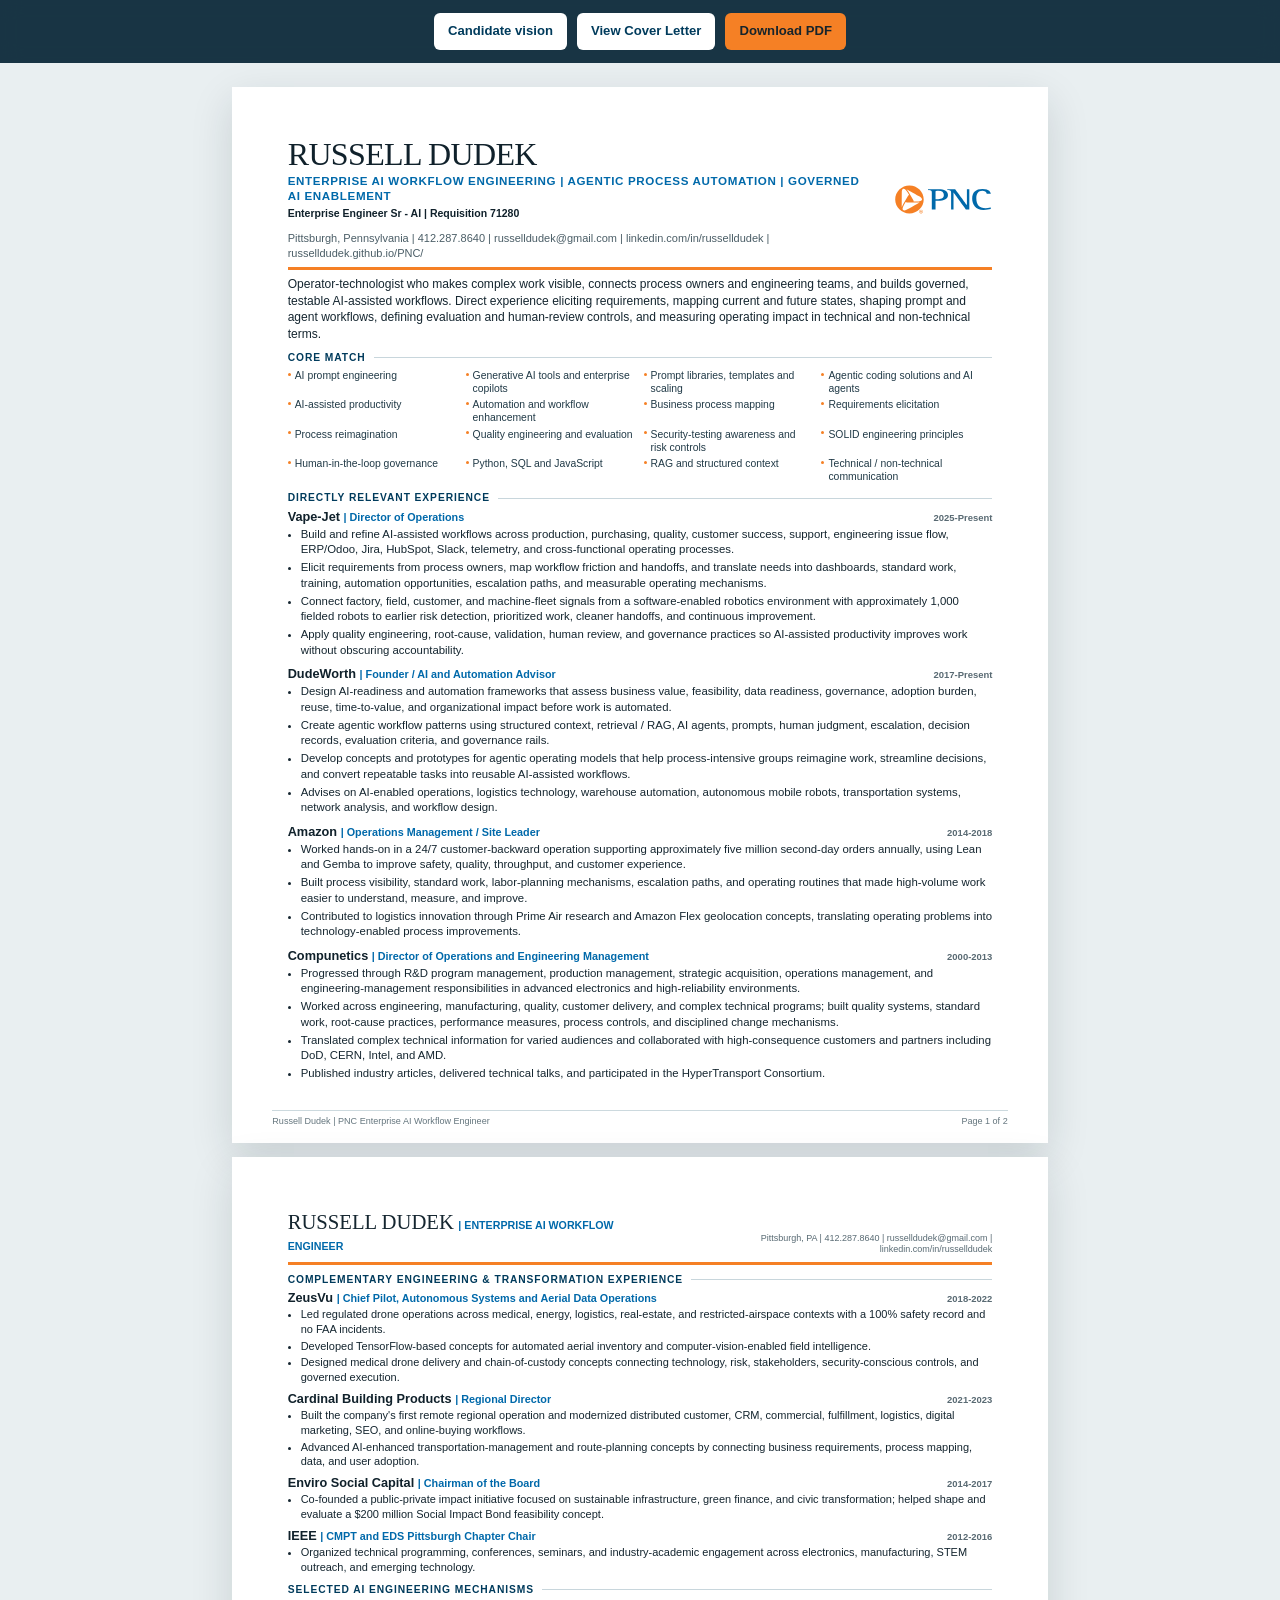
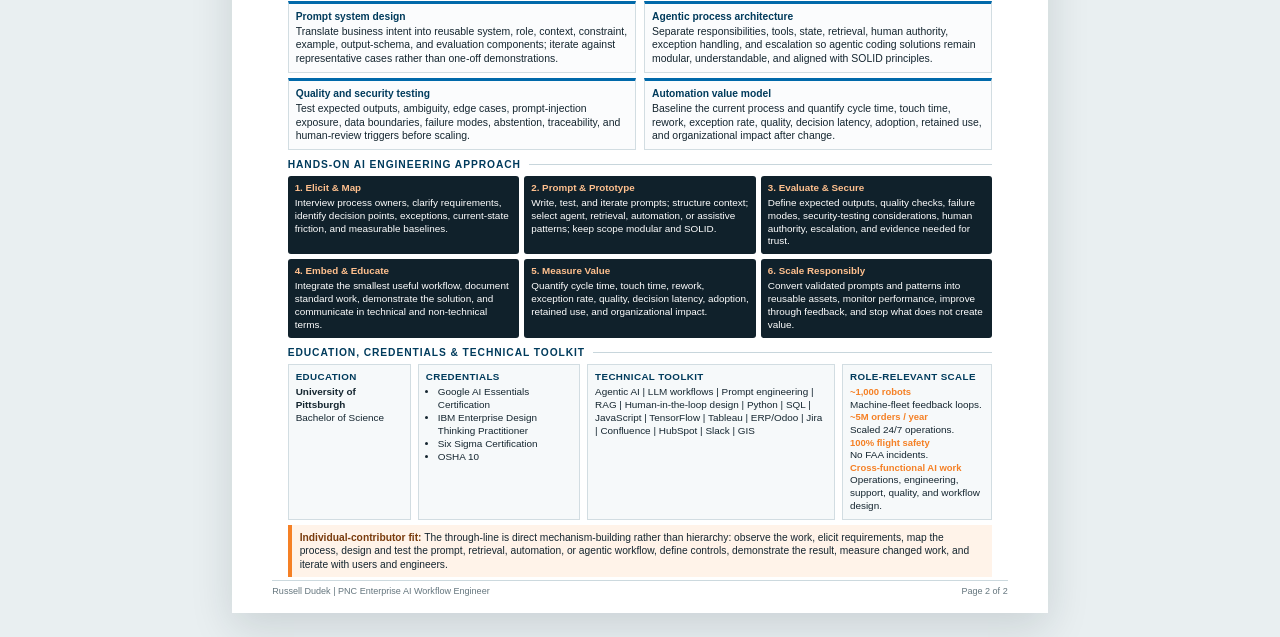
<file: resume.html>
<!doctype html>
<html lang="en"><head><meta charset="utf-8"><meta name="viewport" content="width=device-width,initial-scale=1"><meta name="description" content="Independent PNC candidate resume by Russell Dudek."><title>Russell Dudek | PNC Enterprise AI Resume</title><link rel="stylesheet" href="documents.css"></head><body>
<nav class="doc-actions" aria-label="Document actions"><a href="index.html">Candidate vision</a><a href="cover-letter.html">View Cover Letter</a><a class="primary" href="docs/Russell-Dudek-PNC-Enterprise-AI-Resume.pdf" download>Download PDF</a></nav>
<main class="document resume-document">
<section class="page resume-page resume-page-one">
<header class="resume-header"><div class="resume-identity"><h1>RUSSELL DUDEK</h1><p class="tagline">ENTERPRISE AI WORKFLOW ENGINEERING | AGENTIC PROCESS AUTOMATION | GOVERNED AI ENABLEMENT</p><p class="role-line">Enterprise Engineer Sr - AI | Requisition 71280</p><div class="contact-line">Pittsburgh, Pennsylvania | 412.287.8640 | russelldudek@gmail.com | linkedin.com/in/russelldudek | russelldudek.github.io/PNC/</div></div><img src="assets/brand/pnc-logo.svg" alt="PNC" class="resume-logo"></header>
<p class="profile-summary">Operator-technologist who makes complex work visible, connects process owners and engineering teams, and builds governed, testable AI-assisted workflows. Direct experience eliciting requirements, mapping current and future states, shaping prompt and agent workflows, defining evaluation and human-review controls, and measuring operating impact in technical and non-technical terms.</p>
<h2 class="section-heading">Core Match</h2>
<div class="core-match"><span>AI prompt engineering</span><span>Generative AI tools and enterprise copilots</span><span>Prompt libraries, templates and scaling</span><span>Agentic coding solutions and AI agents</span><span>AI-assisted productivity</span><span>Automation and workflow enhancement</span><span>Business process mapping</span><span>Requirements elicitation</span><span>Process reimagination</span><span>Quality engineering and evaluation</span><span>Security-testing awareness and risk controls</span><span>SOLID engineering principles</span><span>Human-in-the-loop governance</span><span>Python, SQL and JavaScript</span><span>RAG and structured context</span><span>Technical / non-technical communication</span></div>
<h2 class="section-heading">Directly Relevant Experience</h2>
<article class="experience"><div class="experience-head"><h3>Vape-Jet <span>| Director of Operations</span></h3><time>2025-Present</time></div><ul><li>Build and refine AI-assisted workflows across production, purchasing, quality, customer success, support, engineering issue flow, ERP/Odoo, Jira, HubSpot, Slack, telemetry, and cross-functional operating processes.</li><li>Elicit requirements from process owners, map workflow friction and handoffs, and translate needs into dashboards, standard work, training, automation opportunities, escalation paths, and measurable operating mechanisms.</li><li>Connect factory, field, customer, and machine-fleet signals from a software-enabled robotics environment with approximately 1,000 fielded robots to earlier risk detection, prioritized work, cleaner handoffs, and continuous improvement.</li><li>Apply quality engineering, root-cause, validation, human review, and governance practices so AI-assisted productivity improves work without obscuring accountability.</li></ul></article>
<article class="experience"><div class="experience-head"><h3>DudeWorth <span>| Founder / AI and Automation Advisor</span></h3><time>2017-Present</time></div><ul><li>Design AI-readiness and automation frameworks that assess business value, feasibility, data readiness, governance, adoption burden, reuse, time-to-value, and organizational impact before work is automated.</li><li>Create agentic workflow patterns using structured context, retrieval / RAG, AI agents, prompts, human judgment, escalation, decision records, evaluation criteria, and governance rails.</li><li>Develop concepts and prototypes for agentic operating models that help process-intensive groups reimagine work, streamline decisions, and convert repeatable tasks into reusable AI-assisted workflows.</li><li>Advises on AI-enabled operations, logistics technology, warehouse automation, autonomous mobile robots, transportation systems, network analysis, and workflow design.</li></ul></article>
<article class="experience"><div class="experience-head"><h3>Amazon <span>| Operations Management / Site Leader</span></h3><time>2014-2018</time></div><ul><li>Worked hands-on in a 24/7 customer-backward operation supporting approximately five million second-day orders annually, using Lean and Gemba to improve safety, quality, throughput, and customer experience.</li><li>Built process visibility, standard work, labor-planning mechanisms, escalation paths, and operating routines that made high-volume work easier to understand, measure, and improve.</li><li>Contributed to logistics innovation through Prime Air research and Amazon Flex geolocation concepts, translating operating problems into technology-enabled process improvements.</li></ul></article>
<article class="experience"><div class="experience-head"><h3>Compunetics <span>| Director of Operations and Engineering Management</span></h3><time>2000-2013</time></div><ul><li>Progressed through R&amp;D program management, production management, strategic acquisition, operations management, and engineering-management responsibilities in advanced electronics and high-reliability environments.</li><li>Worked across engineering, manufacturing, quality, customer delivery, and complex technical programs; built quality systems, standard work, root-cause practices, performance measures, process controls, and disciplined change mechanisms.</li><li>Translated complex technical information for varied audiences and collaborated with high-consequence customers and partners including DoD, CERN, Intel, and AMD.</li><li>Published industry articles, delivered technical talks, and participated in the HyperTransport Consortium.</li></ul></article>
<footer class="page-footer"><span>Russell Dudek | PNC Enterprise AI Workflow Engineer</span><span>Page 1 of 2</span></footer></section>

<section class="page resume-page resume-page-two">
<header class="continuation-header"><div><strong>RUSSELL DUDEK</strong> <span>| ENTERPRISE AI WORKFLOW ENGINEER</span></div><p>Pittsburgh, PA | 412.287.8640 | russelldudek@gmail.com | linkedin.com/in/russelldudek</p></header>
<h2 class="section-heading">Complementary Engineering &amp; Transformation Experience</h2>
<article class="experience"><div class="experience-head"><h3>ZeusVu <span>| Chief Pilot, Autonomous Systems and Aerial Data Operations</span></h3><time>2018-2022</time></div><ul><li>Led regulated drone operations across medical, energy, logistics, real-estate, and restricted-airspace contexts with a 100% safety record and no FAA incidents.</li><li>Developed TensorFlow-based concepts for automated aerial inventory and computer-vision-enabled field intelligence.</li><li>Designed medical drone delivery and chain-of-custody concepts connecting technology, risk, stakeholders, security-conscious controls, and governed execution.</li></ul></article>
<article class="experience"><div class="experience-head"><h3>Cardinal Building Products <span>| Regional Director</span></h3><time>2021-2023</time></div><ul><li>Built the company's first remote regional operation and modernized distributed customer, CRM, commercial, fulfillment, logistics, digital marketing, SEO, and online-buying workflows.</li><li>Advanced AI-enhanced transportation-management and route-planning concepts by connecting business requirements, process mapping, data, and user adoption.</li></ul></article>
<article class="experience"><div class="experience-head"><h3>Enviro Social Capital <span>| Chairman of the Board</span></h3><time>2014-2017</time></div><ul><li>Co-founded a public-private impact initiative focused on sustainable infrastructure, green finance, and civic transformation; helped shape and evaluate a $200 million Social Impact Bond feasibility concept.</li></ul></article>
<article class="experience"><div class="experience-head"><h3>IEEE <span>| CMPT and EDS Pittsburgh Chapter Chair</span></h3><time>2012-2016</time></div><ul><li>Organized technical programming, conferences, seminars, and industry-academic engagement across electronics, manufacturing, STEM outreach, and emerging technology.</li></ul></article>
<h2 class="section-heading">Selected AI Engineering Mechanisms</h2>
<div class="mechanism-grid"><article><h3>Prompt system design</h3><p>Translate business intent into reusable system, role, context, constraint, example, output-schema, and evaluation components; iterate against representative cases rather than one-off demonstrations.</p></article><article><h3>Agentic process architecture</h3><p>Separate responsibilities, tools, state, retrieval, human authority, exception handling, and escalation so agentic coding solutions remain modular, understandable, and aligned with SOLID principles.</p></article><article><h3>Quality and security testing</h3><p>Test expected outputs, ambiguity, edge cases, prompt-injection exposure, data boundaries, failure modes, abstention, traceability, and human-review triggers before scaling.</p></article><article><h3>Automation value model</h3><p>Baseline the current process and quantify cycle time, touch time, rework, exception rate, quality, decision latency, adoption, retained use, and organizational impact after change.</p></article></div>
<h2 class="section-heading">Hands-On AI Engineering Approach</h2>
<div class="approach-grid"><article><b>1. Elicit &amp; Map</b><span>Interview process owners, clarify requirements, identify decision points, exceptions, current-state friction, and measurable baselines.</span></article><article><b>2. Prompt &amp; Prototype</b><span>Write, test, and iterate prompts; structure context; select agent, retrieval, automation, or assistive patterns; keep scope modular and SOLID.</span></article><article><b>3. Evaluate &amp; Secure</b><span>Define expected outputs, quality checks, failure modes, security-testing considerations, human authority, escalation, and evidence needed for trust.</span></article><article><b>4. Embed &amp; Educate</b><span>Integrate the smallest useful workflow, document standard work, demonstrate the solution, and communicate in technical and non-technical terms.</span></article><article><b>5. Measure Value</b><span>Quantify cycle time, touch time, rework, exception rate, quality, decision latency, adoption, retained use, and organizational impact.</span></article><article><b>6. Scale Responsibly</b><span>Convert validated prompts and patterns into reusable assets, monitor performance, improve through feedback, and stop what does not create value.</span></article></div>
<h2 class="section-heading">Education, Credentials &amp; Technical Toolkit</h2>
<div class="bottom-grid"><article><h3>Education</h3><p><strong>University of Pittsburgh</strong><br>Bachelor of Science</p></article><article><h3>Credentials</h3><ul><li>Google AI Essentials Certification</li><li>IBM Enterprise Design Thinking Practitioner</li><li>Six Sigma Certification</li><li>OSHA 10</li></ul></article><article><h3>Technical Toolkit</h3><p>Agentic AI | LLM workflows | Prompt engineering | RAG | Human-in-the-loop design | Python | SQL | JavaScript | TensorFlow | Tableau | ERP/Odoo | Jira | Confluence | HubSpot | Slack | GIS</p></article><article><h3>Role-Relevant Scale</h3><p class="scale-item"><b>~1,000 robots</b>Machine-fleet feedback loops.</p><p class="scale-item"><b>~5M orders / year</b>Scaled 24/7 operations.</p><p class="scale-item"><b>100% flight safety</b>No FAA incidents.</p><p class="scale-item"><b>Cross-functional AI work</b>Operations, engineering, support, quality, and workflow design.</p></article></div>
<div class="ic-callout"><strong>Individual-contributor fit:</strong> The through-line is direct mechanism-building rather than hierarchy: observe the work, elicit requirements, map the process, design and test the prompt, retrieval, automation, or agentic workflow, define controls, demonstrate the result, measure changed work, and iterate with users and engineers.</div>
<footer class="page-footer"><span>Russell Dudek | PNC Enterprise AI Workflow Engineer</span><span>Page 2 of 2</span></footer></section>
</main></body></html>
</file>
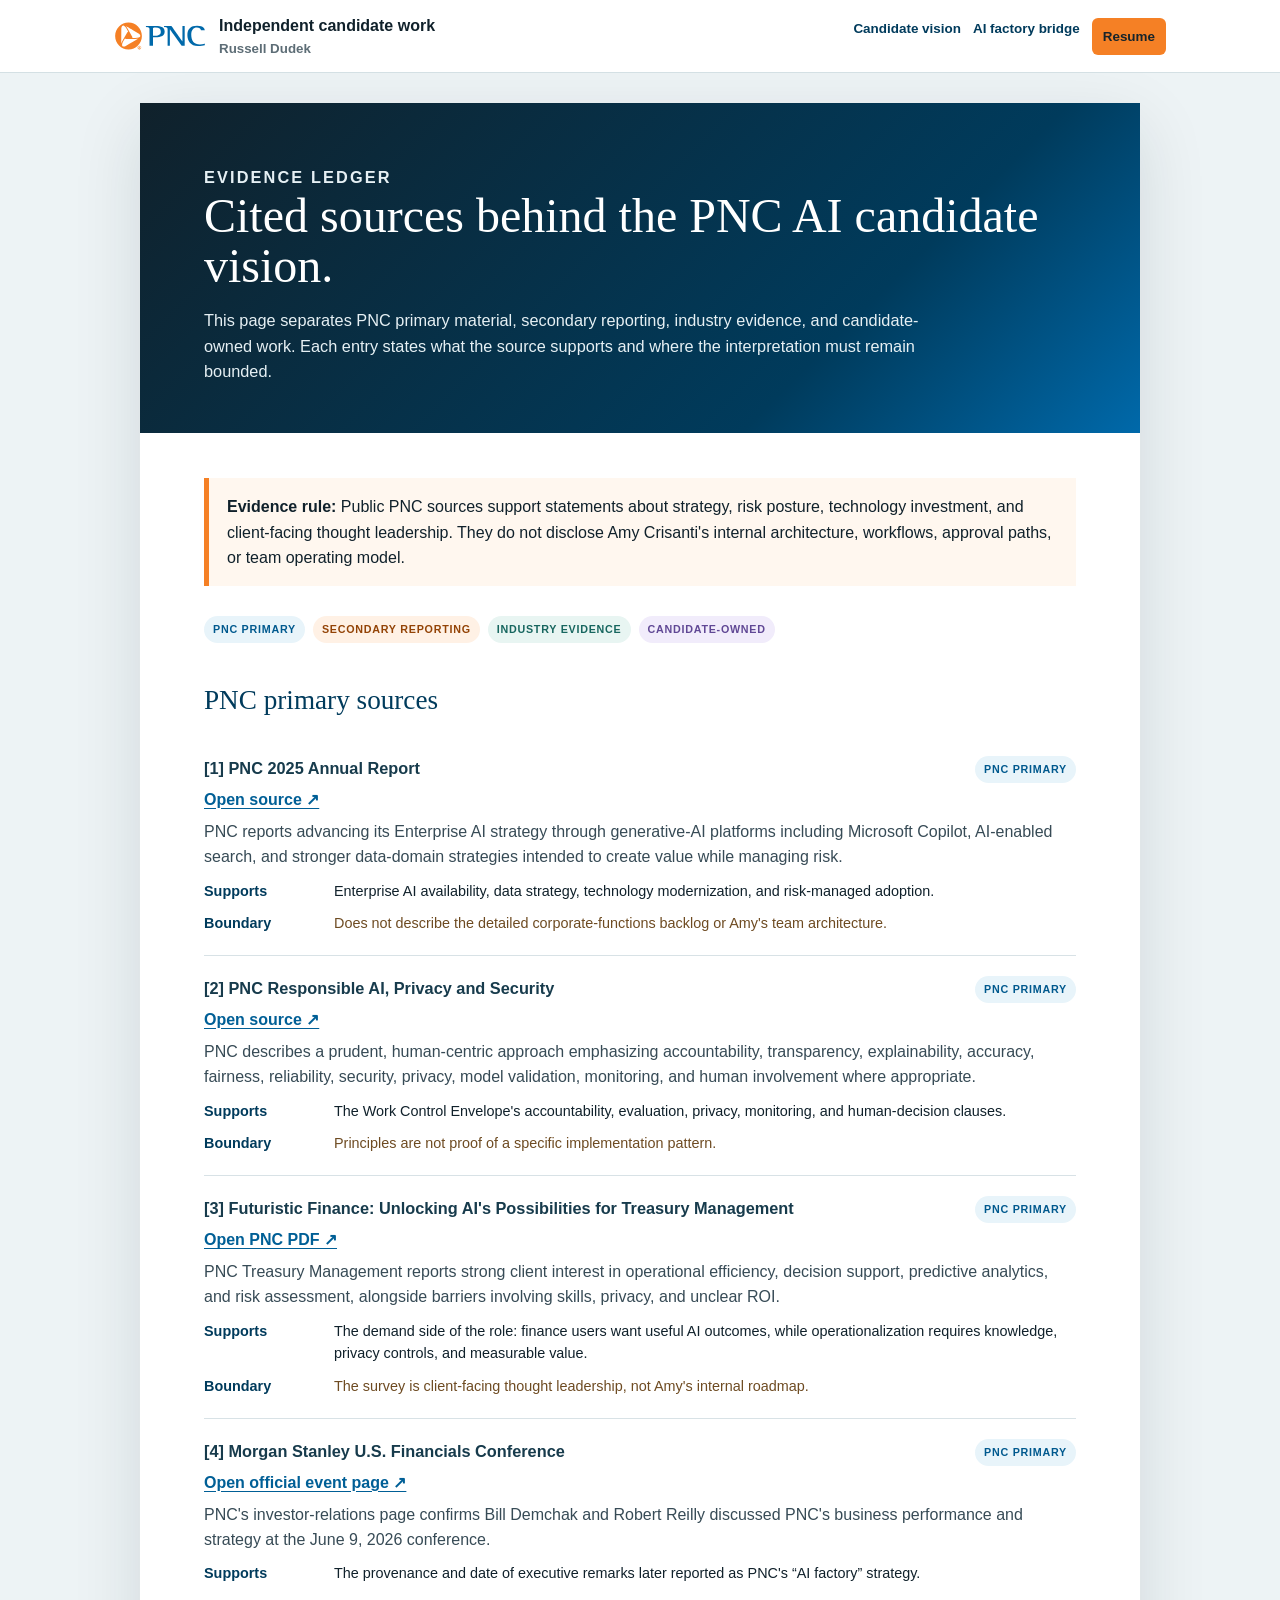
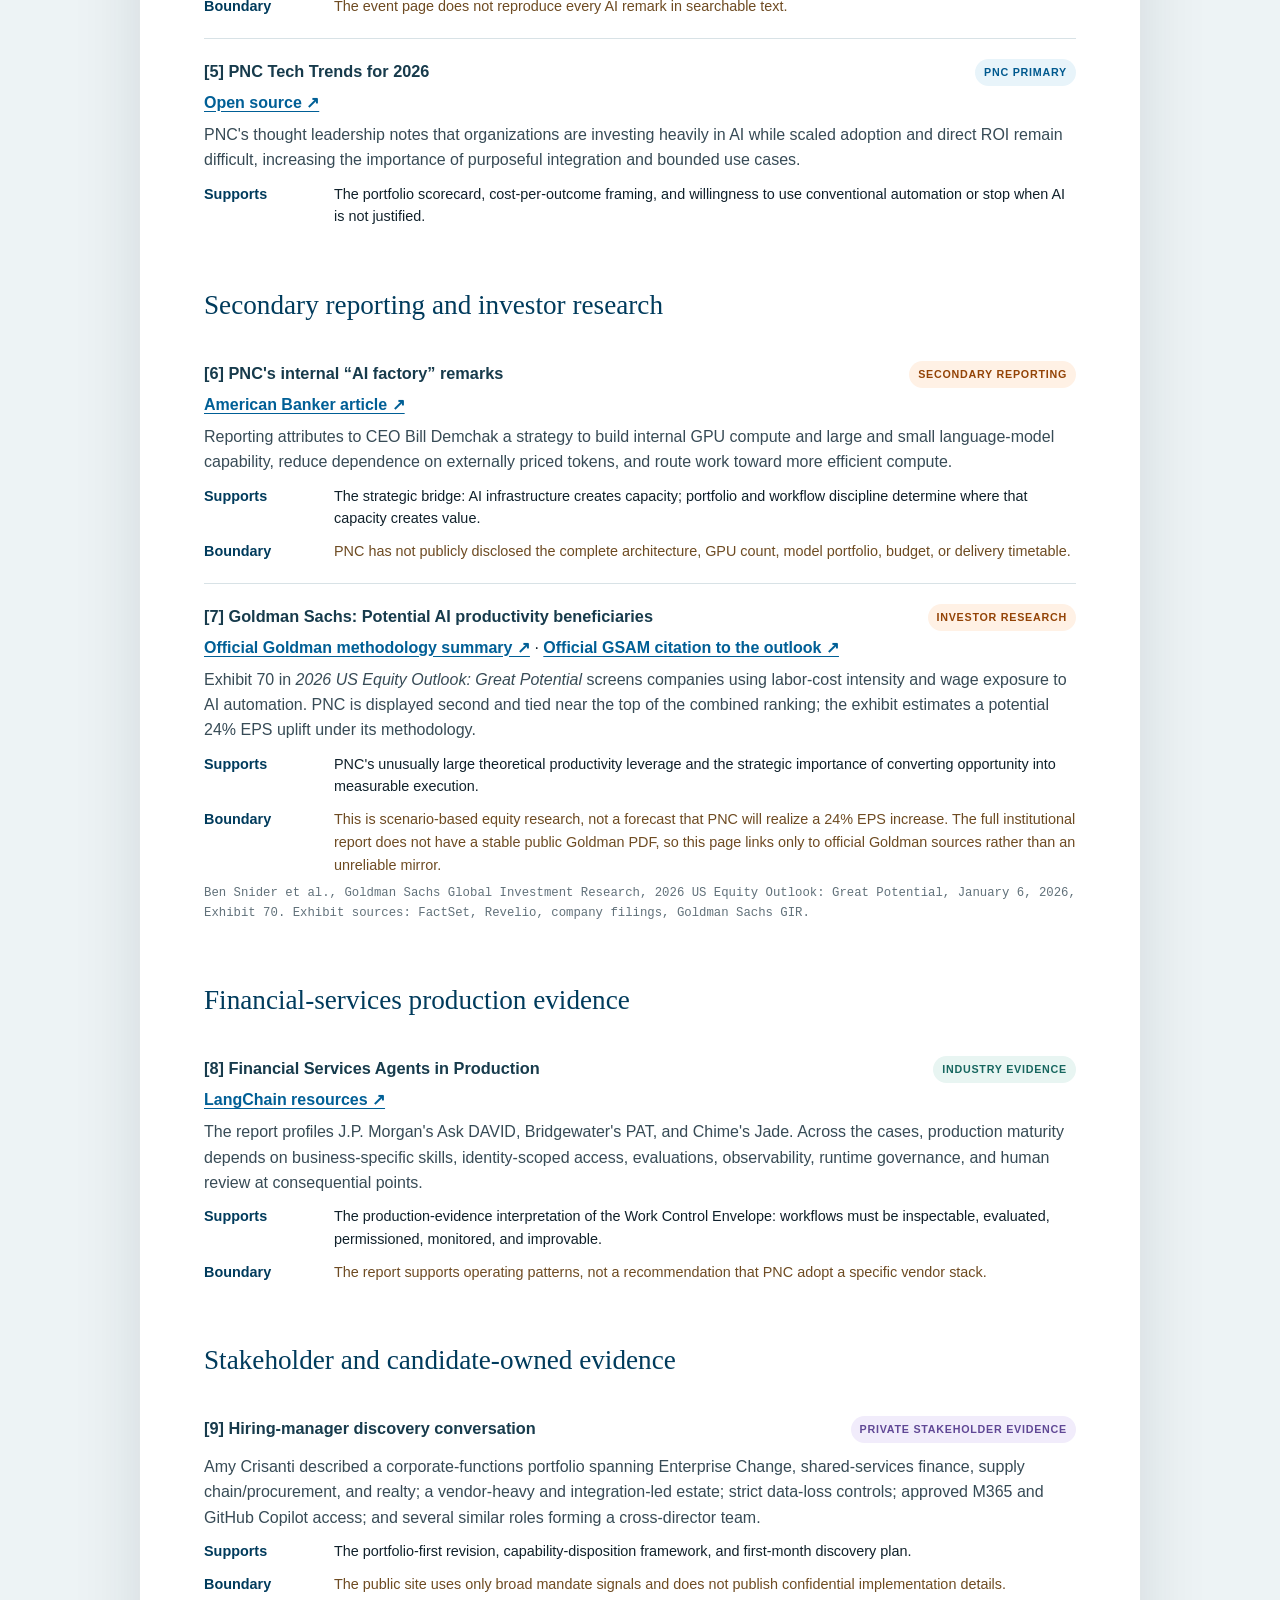
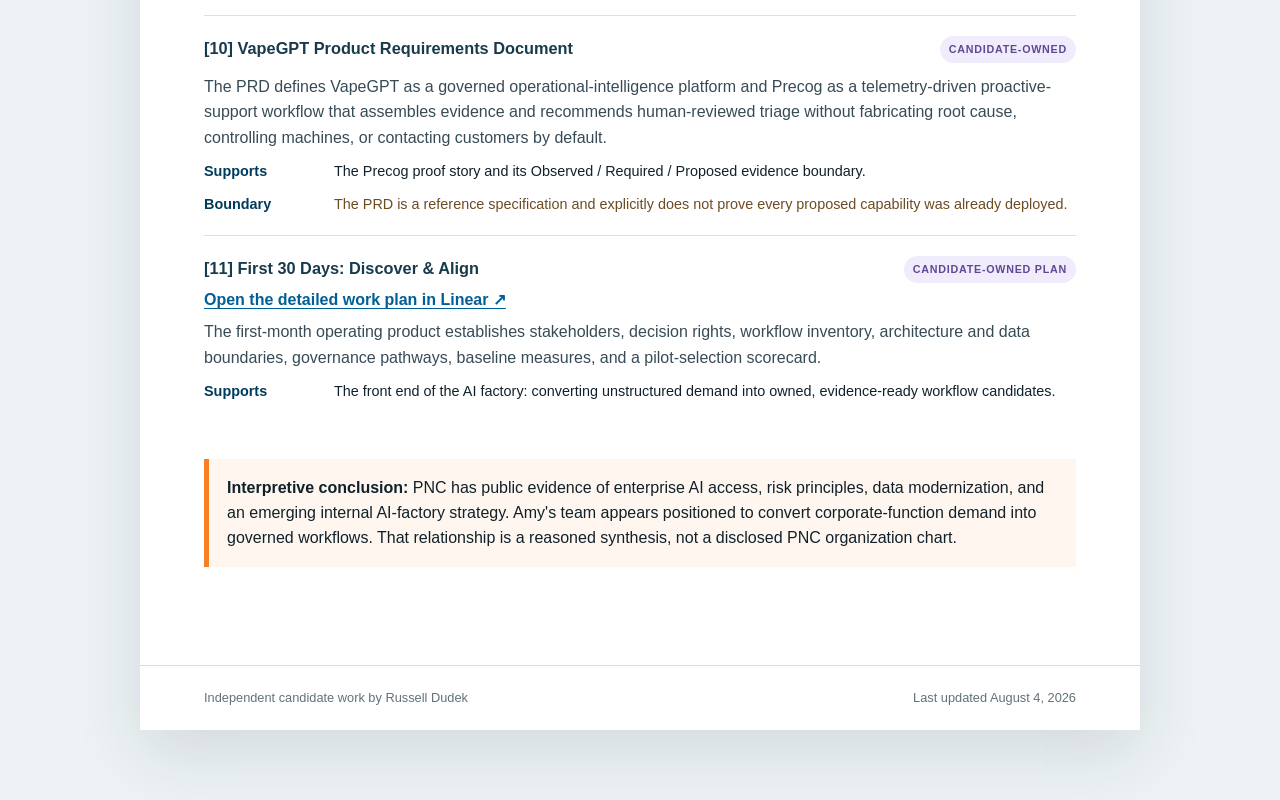
<file: sources.html>
<!doctype html>
<html lang="en"><head><meta charset="utf-8"><meta name="viewport" content="width=device-width,initial-scale=1"><meta name="description" content="Cited research ledger supporting Russell Dudek's independent PNC Enterprise AI candidate vision."><title>PNC AI Research Sources | Russell Dudek</title><link rel="stylesheet" href="brand-tokens.css"><style>
*{box-sizing:border-box}body{margin:0;background:#edf3f5;color:#10212b;font-family:"Aptos","Segoe UI",Arial,sans-serif;line-height:1.58}.top{position:sticky;top:0;z-index:10;background:rgba(255,255,255,.97);border-bottom:1px solid #d4e0e4}.nav{max-width:1100px;margin:auto;padding:13px 24px;display:flex;align-items:center;justify-content:space-between;gap:18px}.brand{display:flex;align-items:center;gap:13px;color:#10212b;text-decoration:none;font-weight:850}.brand img{width:92px}.brand small{display:block;color:#5d6d76;font-weight:600}.links{display:flex;gap:12px;flex-wrap:wrap}.links a{font-size:.84rem;color:#003b5c;font-weight:800;text-decoration:none}.links .cta{background:#f58025;color:#17242b;padding:8px 11px;border-radius:6px}main{max-width:1000px;margin:30px auto 70px;background:#fff;box-shadow:0 22px 65px rgba(16,33,43,.12)}.hero{padding:62px 64px 48px;background:linear-gradient(135deg,#10212b,#003b5c 70%,#0069aa);color:#fff}.eyebrow{margin:0 0 12px;color:#ffc28f;font-size:.76rem;font-weight:900;letter-spacing:.13em;text-transform:uppercase}.hero h1{font-family:Georgia,"Times New Roman",serif;font-size:3rem;line-height:1.03;font-weight:500;margin:0 0 18px}.hero p{max-width:760px;margin:0;color:#e6f0f4;font-size:1.02rem}.content{padding:45px 64px 68px}.notice{padding:16px 18px;border-left:5px solid #f58025;background:#fff7ef;margin-bottom:30px}.legend{display:flex;gap:8px;flex-wrap:wrap;margin:18px 0 34px}.tag{display:inline-block;border-radius:999px;padding:5px 9px;font-size:.67rem;font-weight:900;letter-spacing:.07em;text-transform:uppercase}.primary{background:#e8f4fa;color:#00598e}.secondary{background:#fff1e5;color:#934306}.industry{background:#e8f5f2;color:#17665f}.candidate{background:#f1ecfb;color:#604895}.group{margin:36px 0}.group h2{font-family:Georgia,"Times New Roman",serif;font-weight:500;font-size:1.7rem;color:#003b5c;margin:0 0 14px}.source{padding:20px 0;border-top:1px solid #d8e2e6}.source:first-of-type{border-top:0}.source-head{display:flex;align-items:flex-start;justify-content:space-between;gap:14px}.source h3{margin:0 0 5px;font-size:1.02rem;color:#173b4c}.source p{margin:7px 0;color:#374b56}.source a{color:#005f96;font-weight:800;text-underline-offset:3px}.supports{display:grid;grid-template-columns:120px 1fr;gap:10px;margin-top:10px;font-size:.9rem}.supports b{color:#003b5c}.caveat{color:#6e4b22}.cite{font-family:ui-monospace,SFMono-Regular,Menlo,monospace;font-size:.77rem;color:#61717a;margin-top:8px}.footer{padding:22px 64px;border-top:1px solid #d4e0e4;color:#61727b;font-size:.8rem;display:flex;justify-content:space-between;gap:16px;flex-wrap:wrap}@media(max-width:720px){main{margin:0;box-shadow:none}.hero,.content,.footer{padding-left:22px;padding-right:22px}.hero h1{font-size:2.25rem}.source-head{display:block}.source-head .tag{margin-top:8px}.supports{grid-template-columns:1fr;gap:2px}.links a:not(.cta){display:none}}
</style></head><body>
<header class="top"><nav class="nav"><a class="brand" href="index.html"><img src="assets/brand/pnc-logo.svg" alt="PNC"><span>Independent candidate work<small>Russell Dudek</small></span></a><div class="links"><a href="index.html">Candidate vision</a><a href="interview-learning-delta.html">AI factory bridge</a><a class="cta" href="resume.html">Resume</a></div></nav></header>
<main><section class="hero"><p class="eyebrow">Evidence ledger</p><h1>Cited sources behind the PNC AI candidate vision.</h1><p>This page separates PNC primary material, secondary reporting, industry evidence, and candidate-owned work. Each entry states what the source supports and where the interpretation must remain bounded.</p></section><section class="content">
<div class="notice"><strong>Evidence rule:</strong> Public PNC sources support statements about strategy, risk posture, technology investment, and client-facing thought leadership. They do not disclose Amy Crisanti's internal architecture, workflows, approval paths, or team operating model.</div>
<div class="legend"><span class="tag primary">PNC primary</span><span class="tag secondary">Secondary reporting</span><span class="tag industry">Industry evidence</span><span class="tag candidate">Candidate-owned</span></div>
<section class="group"><h2>PNC primary sources</h2>
<article class="source" id="s1"><div class="source-head"><div><h3>[1] PNC 2025 Annual Report</h3><a href="https://investor.pnc.com/sec-filings/all-sec-filings/content/0000713676-26-000022/pnc2025annualreport.htm" target="_blank" rel="noopener">Open source ↗</a></div><span class="tag primary">PNC primary</span></div><p>PNC reports advancing its Enterprise AI strategy through generative-AI platforms including Microsoft Copilot, AI-enabled search, and stronger data-domain strategies intended to create value while managing risk.</p><div class="supports"><b>Supports</b><span>Enterprise AI availability, data strategy, technology modernization, and risk-managed adoption.</span><b>Boundary</b><span class="caveat">Does not describe the detailed corporate-functions backlog or Amy's team architecture.</span></div></article>
<article class="source" id="s2"><div class="source-head"><div><h3>[2] PNC Responsible AI, Privacy and Security</h3><a href="https://www.pnc.com/en/about-pnc/corporate-responsibility/responsible-business/customers/protecting-customer-privacy-and-security.html" target="_blank" rel="noopener">Open source ↗</a></div><span class="tag primary">PNC primary</span></div><p>PNC describes a prudent, human-centric approach emphasizing accountability, transparency, explainability, accuracy, fairness, reliability, security, privacy, model validation, monitoring, and human involvement where appropriate.</p><div class="supports"><b>Supports</b><span>The Work Control Envelope's accountability, evaluation, privacy, monitoring, and human-decision clauses.</span><b>Boundary</b><span class="caveat">Principles are not proof of a specific implementation pattern.</span></div></article>
<article class="source" id="s3"><div class="source-head"><div><h3>[3] Futuristic Finance: Unlocking AI's Possibilities for Treasury Management</h3><a href="https://www.pnc.com/content/dam/pnc-com/pdf/corporateandinstitutional/PNCThoughtLeadership/futuristic-finance-unlocking-ais-possibilities-for-treasury-management.pdf" target="_blank" rel="noopener">Open PNC PDF ↗</a></div><span class="tag primary">PNC primary</span></div><p>PNC Treasury Management reports strong client interest in operational efficiency, decision support, predictive analytics, and risk assessment, alongside barriers involving skills, privacy, and unclear ROI.</p><div class="supports"><b>Supports</b><span>The demand side of the role: finance users want useful AI outcomes, while operationalization requires knowledge, privacy controls, and measurable value.</span><b>Boundary</b><span class="caveat">The survey is client-facing thought leadership, not Amy's internal roadmap.</span></div></article>
<article class="source" id="s4"><div class="source-head"><div><h3>[4] Morgan Stanley U.S. Financials Conference</h3><a href="https://investor.pnc.com/news-events/events-presentations/detail/20260609-morgan-stanley-us-financials-conference" target="_blank" rel="noopener">Open official event page ↗</a></div><span class="tag primary">PNC primary</span></div><p>PNC's investor-relations page confirms Bill Demchak and Robert Reilly discussed PNC's business performance and strategy at the June 9, 2026 conference.</p><div class="supports"><b>Supports</b><span>The provenance and date of executive remarks later reported as PNC's “AI factory” strategy.</span><b>Boundary</b><span class="caveat">The event page does not reproduce every AI remark in searchable text.</span></div></article>
<article class="source" id="s5"><div class="source-head"><div><h3>[5] PNC Tech Trends for 2026</h3><a href="https://www.pnc.com/insights/corporate-institutional/gain-market-insight/tech-trends-2026-innovation-investment-and-a-mid-year-reality-check.html" target="_blank" rel="noopener">Open source ↗</a></div><span class="tag primary">PNC primary</span></div><p>PNC's thought leadership notes that organizations are investing heavily in AI while scaled adoption and direct ROI remain difficult, increasing the importance of purposeful integration and bounded use cases.</p><div class="supports"><b>Supports</b><span>The portfolio scorecard, cost-per-outcome framing, and willingness to use conventional automation or stop when AI is not justified.</span></div></article>
</section>
<section class="group"><h2>Secondary reporting and investor research</h2>
<article class="source" id="s6"><div class="source-head"><div><h3>[6] PNC's internal “AI factory” remarks</h3><a href="https://www.americanbanker.com/news/why-pnc-is-building-its-own-ai-factory" target="_blank" rel="noopener">American Banker article ↗</a></div><span class="tag secondary">Secondary reporting</span></div><p>Reporting attributes to CEO Bill Demchak a strategy to build internal GPU compute and large and small language-model capability, reduce dependence on externally priced tokens, and route work toward more efficient compute.</p><div class="supports"><b>Supports</b><span>The strategic bridge: AI infrastructure creates capacity; portfolio and workflow discipline determine where that capacity creates value.</span><b>Boundary</b><span class="caveat">PNC has not publicly disclosed the complete architecture, GPU count, model portfolio, budget, or delivery timetable.</span></div></article>
<article class="source" id="s7"><div class="source-head"><div><h3>[7] Goldman Sachs: Potential AI productivity beneficiaries</h3><a href="https://www.goldmansachs.com/insights/articles/why-ai-companies-may-invest-more-than-500-billion-in-2026" target="_blank" rel="noopener">Official Goldman methodology summary ↗</a> · <a href="https://am.gs.com/en-gb/advisors/insights/article/2026/exploring-investors-concerns-about-equity-market-concentration" target="_blank" rel="noopener">Official GSAM citation to the outlook ↗</a></div><span class="tag secondary">Investor research</span></div><p>Exhibit 70 in <em>2026 US Equity Outlook: Great Potential</em> screens companies using labor-cost intensity and wage exposure to AI automation. PNC is displayed second and tied near the top of the combined ranking; the exhibit estimates a potential 24% EPS uplift under its methodology.</p><div class="supports"><b>Supports</b><span>PNC's unusually large theoretical productivity leverage and the strategic importance of converting opportunity into measurable execution.</span><b>Boundary</b><span class="caveat">This is scenario-based equity research, not a forecast that PNC will realize a 24% EPS increase. The full institutional report does not have a stable public Goldman PDF, so this page links only to official Goldman sources rather than an unreliable mirror.</span></div><div class="cite">Ben Snider et al., Goldman Sachs Global Investment Research, 2026 US Equity Outlook: Great Potential, January 6, 2026, Exhibit 70. Exhibit sources: FactSet, Revelio, company filings, Goldman Sachs GIR.</div></article>
</section>
<section class="group"><h2>Financial-services production evidence</h2>
<article class="source" id="s8"><div class="source-head"><div><h3>[8] Financial Services Agents in Production</h3><a href="https://www.langchain.com/resources" target="_blank" rel="noopener">LangChain resources ↗</a></div><span class="tag industry">Industry evidence</span></div><p>The report profiles J.P. Morgan's Ask DAVID, Bridgewater's PAT, and Chime's Jade. Across the cases, production maturity depends on business-specific skills, identity-scoped access, evaluations, observability, runtime governance, and human review at consequential points.</p><div class="supports"><b>Supports</b><span>The production-evidence interpretation of the Work Control Envelope: workflows must be inspectable, evaluated, permissioned, monitored, and improvable.</span><b>Boundary</b><span class="caveat">The report supports operating patterns, not a recommendation that PNC adopt a specific vendor stack.</span></div></article>
</section>
<section class="group"><h2>Stakeholder and candidate-owned evidence</h2>
<article class="source" id="s9"><div class="source-head"><div><h3>[9] Hiring-manager discovery conversation</h3></div><span class="tag candidate">Private stakeholder evidence</span></div><p>Amy Crisanti described a corporate-functions portfolio spanning Enterprise Change, shared-services finance, supply chain/procurement, and realty; a vendor-heavy and integration-led estate; strict data-loss controls; approved M365 and GitHub Copilot access; and several similar roles forming a cross-director team.</p><div class="supports"><b>Supports</b><span>The portfolio-first revision, capability-disposition framework, and first-month discovery plan.</span><b>Boundary</b><span class="caveat">The public site uses only broad mandate signals and does not publish confidential implementation details.</span></div></article>
<article class="source" id="s10"><div class="source-head"><div><h3>[10] VapeGPT Product Requirements Document</h3></div><span class="tag candidate">Candidate-owned</span></div><p>The PRD defines VapeGPT as a governed operational-intelligence platform and Precog as a telemetry-driven proactive-support workflow that assembles evidence and recommends human-reviewed triage without fabricating root cause, controlling machines, or contacting customers by default.</p><div class="supports"><b>Supports</b><span>The Precog proof story and its Observed / Required / Proposed evidence boundary.</span><b>Boundary</b><span class="caveat">The PRD is a reference specification and explicitly does not prove every proposed capability was already deployed.</span></div></article>
<article class="source" id="s11"><div class="source-head"><div><h3>[11] First 30 Days: Discover &amp; Align</h3><a href="https://linear.app/dudexos/issue/DUD-67/10-discover-and-align" target="_blank" rel="noopener">Open the detailed work plan in Linear ↗</a></div><span class="tag candidate">Candidate-owned plan</span></div><p>The first-month operating product establishes stakeholders, decision rights, workflow inventory, architecture and data boundaries, governance pathways, baseline measures, and a pilot-selection scorecard.</p><div class="supports"><b>Supports</b><span>The front end of the AI factory: converting unstructured demand into owned, evidence-ready workflow candidates.</span></div></article>
</section>
<div class="notice"><strong>Interpretive conclusion:</strong> PNC has public evidence of enterprise AI access, risk principles, data modernization, and an emerging internal AI-factory strategy. Amy's team appears positioned to convert corporate-function demand into governed workflows. That relationship is a reasoned synthesis, not a disclosed PNC organization chart.</div>
</section><footer class="footer"><span>Independent candidate work by Russell Dudek</span><span>Last updated August 4, 2026</span></footer></main></body></html>
</file>
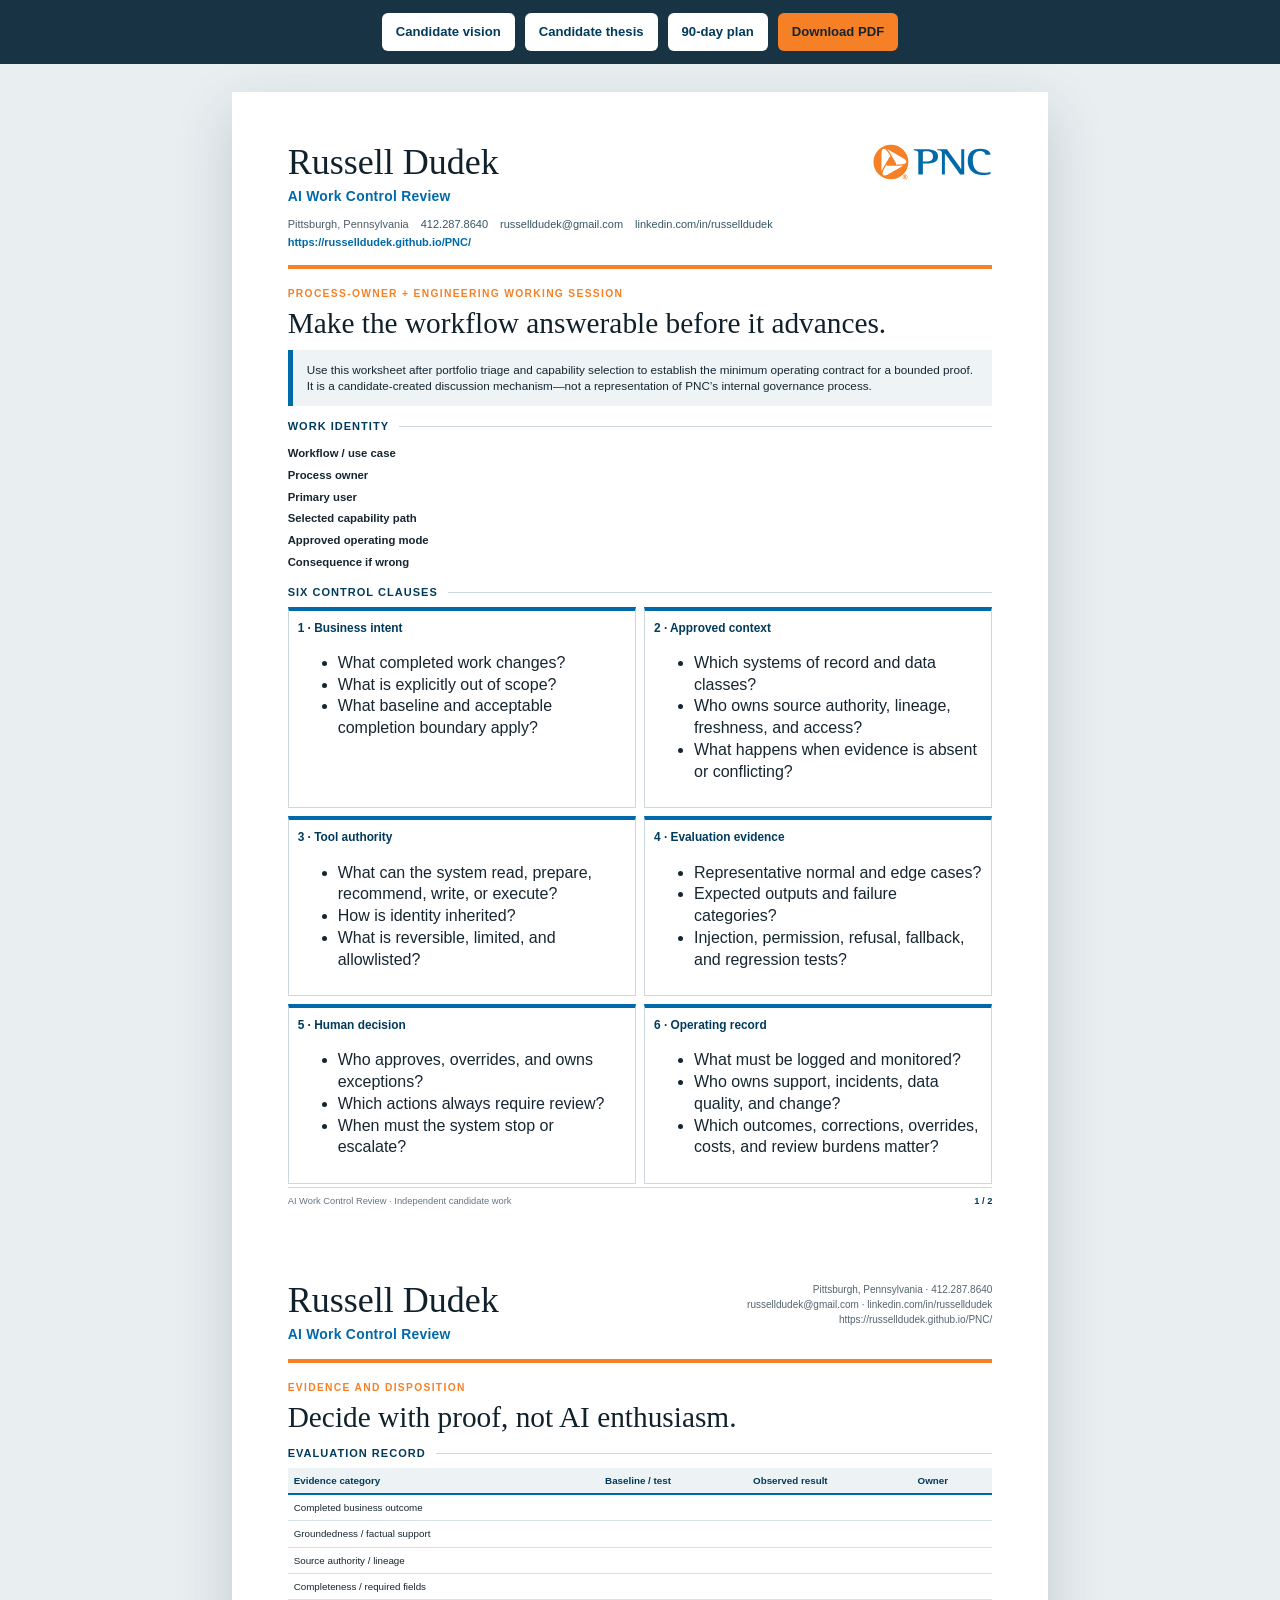
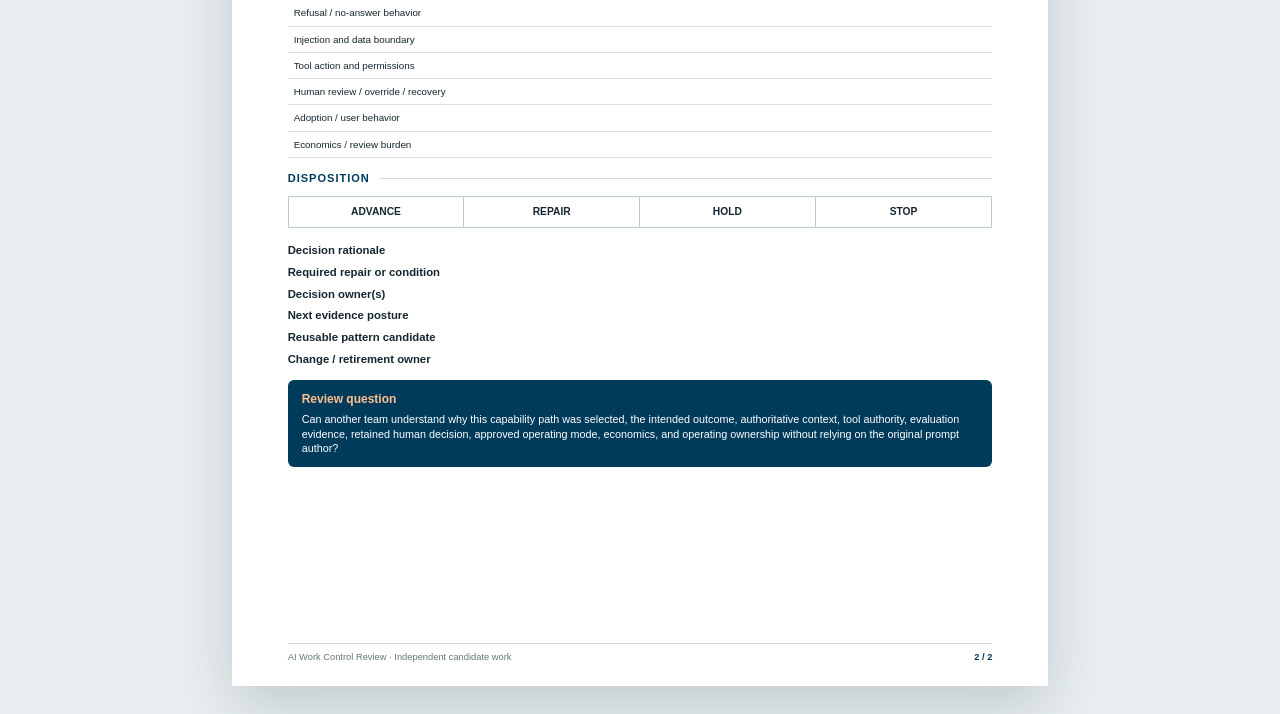
<file: work-control-review.html>
<!doctype html><html lang="en"><head><meta charset="utf-8"><meta name="viewport" content="width=device-width,initial-scale=1"><meta name="description" content="Independent PNC candidate document by Russell Dudek."><title>Russell Dudek | PNC AI Work Control Review</title><link rel="stylesheet" href="documents.css"></head><body><nav class="doc-actions" aria-label="Document actions"><a href="index.html">Candidate vision</a><a href="interview-brief.html">Candidate thesis</a><a href="90-day-plan.html">90-day plan</a><a class="primary" href="docs/Russell-Dudek-PNC-AI-Work-Control-Review.pdf" download>Download PDF</a></nav>
<main class="document">
<section class="page review-sheet"><header class="doc-header"><div><h1 class="doc-name">Russell Dudek</h1><p class="doc-role">AI Work Control Review</p><div class="contact-line"><span>Pittsburgh, Pennsylvania</span><a href="tel:+14122878640">412.287.8640</a><a href="mailto:russelldudek@gmail.com">russelldudek@gmail.com</a><a href="https://www.linkedin.com/in/russelldudek">linkedin.com/in/russelldudek</a><a class="vision-url" href="https://russelldudek.github.io/PNC/">https://russelldudek.github.io/PNC/</a></div></div><img class="doc-logo" src="assets/brand/pnc-logo.svg" alt="PNC"></header>
<p class="doc-kicker">Process-owner + engineering working session</p><h2 class="doc-title">Make the workflow answerable before it advances.</h2>
<div class="summary-box">Use this worksheet after portfolio triage and capability selection to establish the minimum operating contract for a bounded proof. It is a candidate-created discussion mechanism—not a representation of PNC’s internal governance process.</div>
<h2 class="section-title">Work identity</h2>
<div class="two-col"><div><b style="font-size:8.5pt">Workflow / use case</b><div class="worksheet-line"></div><b style="font-size:8.5pt">Process owner</b><div class="worksheet-line"></div><b style="font-size:8.5pt">Primary user</b><div class="worksheet-line"></div></div><div><b style="font-size:8.5pt">Selected capability path</b><div class="worksheet-line"></div><b style="font-size:8.5pt">Approved operating mode</b><div class="worksheet-line"></div><b style="font-size:8.5pt">Consequence if wrong</b><div class="worksheet-line"></div></div></div>
<h2 class="section-title">Six control clauses</h2>
<div class="review-grid"><div class="review-card"><h3>1 · Business intent</h3><ul><li>What completed work changes?</li><li>What is explicitly out of scope?</li><li>What baseline and acceptable completion boundary apply?</li></ul><div class="worksheet-line"></div><div class="worksheet-line"></div></div><div class="review-card"><h3>2 · Approved context</h3><ul><li>Which systems of record and data classes?</li><li>Who owns source authority, lineage, freshness, and access?</li><li>What happens when evidence is absent or conflicting?</li></ul><div class="worksheet-line"></div><div class="worksheet-line"></div></div><div class="review-card"><h3>3 · Tool authority</h3><ul><li>What can the system read, prepare, recommend, write, or execute?</li><li>How is identity inherited?</li><li>What is reversible, limited, and allowlisted?</li></ul><div class="worksheet-line"></div><div class="worksheet-line"></div></div><div class="review-card"><h3>4 · Evaluation evidence</h3><ul><li>Representative normal and edge cases?</li><li>Expected outputs and failure categories?</li><li>Injection, permission, refusal, fallback, and regression tests?</li></ul><div class="worksheet-line"></div><div class="worksheet-line"></div></div><div class="review-card"><h3>5 · Human decision</h3><ul><li>Who approves, overrides, and owns exceptions?</li><li>Which actions always require review?</li><li>When must the system stop or escalate?</li></ul><div class="worksheet-line"></div><div class="worksheet-line"></div></div><div class="review-card"><h3>6 · Operating record</h3><ul><li>What must be logged and monitored?</li><li>Who owns support, incidents, data quality, and change?</li><li>Which outcomes, corrections, overrides, costs, and review burdens matter?</li></ul><div class="worksheet-line"></div><div class="worksheet-line"></div></div></div>
<footer class="page-footer"><span>AI Work Control Review · Independent candidate work</span><span class="page-number">1 / 2</span></footer></section>
<section class="page continuation review-sheet review-page2"><header class="doc-header"><div><h1 class="doc-name">Russell Dudek</h1><p class="doc-role">AI Work Control Review</p></div><div class="mini-contact">Pittsburgh, Pennsylvania · 412.287.8640<br>russelldudek@gmail.com · linkedin.com/in/russelldudek<br>https://russelldudek.github.io/PNC/</div></header>
<p class="doc-kicker">Evidence and disposition</p><h2 class="doc-title">Decide with proof, not AI enthusiasm.</h2>
<h2 class="section-title">Evaluation record</h2>
<table class="matrix"><tr><th>Evidence category</th><th>Baseline / test</th><th>Observed result</th><th>Owner</th></tr><tr><td>Completed business outcome</td><td style="height:25px"></td><td></td><td></td></tr><tr><td>Groundedness / factual support</td><td style="height:25px"></td><td></td><td></td></tr><tr><td>Source authority / lineage</td><td style="height:25px"></td><td></td><td></td></tr><tr><td>Completeness / required fields</td><td style="height:25px"></td><td></td><td></td></tr><tr><td>Refusal / no-answer behavior</td><td style="height:25px"></td><td></td><td></td></tr><tr><td>Injection and data boundary</td><td style="height:25px"></td><td></td><td></td></tr><tr><td>Tool action and permissions</td><td style="height:25px"></td><td></td><td></td></tr><tr><td>Human review / override / recovery</td><td style="height:25px"></td><td></td><td></td></tr><tr><td>Adoption / user behavior</td><td style="height:25px"></td><td></td><td></td></tr><tr><td>Economics / review burden</td><td style="height:25px"></td><td></td><td></td></tr></table>
<h2 class="section-title">Disposition</h2>
<div class="decision-bar"><div>ADVANCE</div><div>REPAIR</div><div>HOLD</div><div>STOP</div></div>
<div class="two-col"><div><b style="font-size:8.5pt">Decision rationale</b><div class="worksheet-line"></div><div class="worksheet-line"></div><div class="worksheet-line"></div><b style="font-size:8.5pt">Required repair or condition</b><div class="worksheet-line"></div><div class="worksheet-line"></div></div><div><b style="font-size:8.5pt">Decision owner(s)</b><div class="worksheet-line"></div><b style="font-size:8.5pt">Next evidence posture</b><div class="worksheet-line"></div><b style="font-size:8.5pt">Reusable pattern candidate</b><div class="worksheet-line"></div><div class="worksheet-line"></div><b style="font-size:8.5pt">Change / retirement owner</b><div class="worksheet-line"></div></div></div>
<div class="callout"><h3>Review question</h3><p>Can another team understand why this capability path was selected, the intended outcome, authoritative context, tool authority, evaluation evidence, retained human decision, approved operating mode, economics, and operating ownership without relying on the original prompt author?</p></div>
<footer class="page-footer"><span>AI Work Control Review · Independent candidate work</span><span class="page-number">2 / 2</span></footer></section></main></body></html>
</file>
<file: styles.css>
@import url('./brand-tokens.css');

* { box-sizing: border-box; }
html { scroll-behavior: smooth; }
body {
  margin: 0;
  color: var(--pnc-ink);
  background: var(--pnc-paper);
  font-family: "Aptos", "Segoe UI", "Helvetica Neue", sans-serif;
  line-height: 1.55;
  text-rendering: optimizeLegibility;
}
a { color: inherit; }
button, a { -webkit-tap-highlight-color: transparent; }
:focus-visible { outline: 3px solid var(--pnc-orange); outline-offset: 4px; }
.skip-link { position: fixed; top: -100px; left: 16px; z-index: 1000; background: #fff; padding: 10px 14px; }
.skip-link:focus { top: 16px; }
.site-shell { overflow: hidden; }
.nav {
  position: sticky; top: 0; z-index: 50;
  display: flex; align-items: center; justify-content: space-between;
  min-height: 76px; padding: 14px clamp(20px, 5vw, 72px);
  background: rgba(251,252,252,.94); backdrop-filter: blur(14px);
  border-bottom: 1px solid rgba(0,105,170,.12);
}
.nav-brand { display:flex; gap:16px; align-items:center; text-decoration:none; min-width:0; }
.nav-brand img { width: 112px; height:auto; object-fit:contain; }
.nav-brand span { font-size:.78rem; color:var(--pnc-slate); border-left:1px solid #cbd7dc; padding-left:16px; }
.nav-links { display:flex; gap:8px; align-items:center; }
.nav-links a { text-decoration:none; font-weight:700; font-size:.86rem; padding:10px 12px; border-radius:6px; }
.nav-links a:hover { background:var(--pnc-mist); }
.nav-cta { background:var(--pnc-blue); color:#fff !important; }

.hero {
  min-height: calc(100vh - 76px);
  display:grid; grid-template-columns:minmax(0,1.02fr) minmax(420px,.98fr);
  gap:clamp(36px,6vw,96px); align-items:center;
  padding: clamp(64px,8vw,120px) clamp(24px,7vw,104px);
  background:
    radial-gradient(circle at 85% 20%, rgba(245,128,37,.13), transparent 30%),
    linear-gradient(135deg, #fff 0 62%, #f0f5f7 62% 100%);
}
.eyebrow { margin:0 0 18px; color:var(--pnc-blue); font-size:.78rem; font-weight:800; letter-spacing:.14em; text-transform:uppercase; }
.hero h1 { margin:0; max-width:13ch; font-family:Georgia,"Times New Roman",serif; font-size:clamp(3.35rem,7vw,7rem); line-height:.93; letter-spacing:-.055em; font-weight:500; }
.hero h1 em { color:var(--pnc-orange); font-style:normal; }
.hero-deck { max-width:640px; margin:30px 0 0; font-size:clamp(1.08rem,1.5vw,1.35rem); color:#3b4d57; }
.hero-meta { display:flex; gap:18px; flex-wrap:wrap; margin-top:34px; color:var(--pnc-slate); font-size:.88rem; }
.hero-action { display:inline-flex; align-items:center; gap:12px; margin-top:36px; padding:15px 20px; color:#fff; background:var(--pnc-blue); border-radius:8px; font-weight:800; text-decoration:none; box-shadow:0 12px 30px rgba(0,105,170,.2); }
.hero-action::after { content:"→"; font-size:1.3em; }

.envelope-stage { position:relative; width:min(100%,620px); aspect-ratio:1.08; margin-inline:auto; }
.envelope-frame { position:absolute; inset:4%; display:grid; place-items:center; filter:drop-shadow(0 28px 34px rgba(0,59,92,.15)); }
.control-envelope { width:100%; height:100%; overflow:visible; }
.control-envelope .panel { transform-box:fill-box; transform-origin:center; opacity:.84; }
.control-envelope .panel-a { animation:foldA 1.25s .1s cubic-bezier(.2,.85,.2,1) both; }
.control-envelope .panel-b { animation:foldB 1.25s .24s cubic-bezier(.2,.85,.2,1) both; }
.control-envelope .panel-c { animation:foldC 1.25s .38s cubic-bezier(.2,.85,.2,1) both; }
.control-envelope .seal { animation:sealIn .7s 1.2s ease-out both; transform-origin:center; transform-box:fill-box; }
@keyframes foldA { from { transform:translate(-22px,-18px) rotate(-4deg); opacity:.25; } to { transform:none; opacity:.9; } }
@keyframes foldB { from { transform:translate(24px,-12px) rotate(5deg); opacity:.25; } to { transform:none; opacity:.9; } }
@keyframes foldC { from { transform:translate(0,24px) scale(.95); opacity:.25; } to { transform:none; opacity:.9; } }
@keyframes sealIn { from { opacity:0; transform:scale(.66); } to { opacity:1; transform:scale(1); } }
.envelope-caption { position:absolute; right:0; bottom:1%; width:68%; padding:18px 20px; background:#fff; border-left:5px solid var(--pnc-orange); box-shadow:var(--shadow); font-size:.88rem; }
.envelope-caption strong { display:block; color:var(--pnc-blue); margin-bottom:4px; }

.section { padding:clamp(76px,9vw,132px) clamp(24px,7vw,104px); }
.section-inner { max-width:1280px; margin:0 auto; }
.section-kicker { color:var(--pnc-orange); font-weight:800; text-transform:uppercase; letter-spacing:.13em; font-size:.76rem; }
.section h2 { margin:10px 0 22px; max-width:19ch; font-family:Georgia,"Times New Roman",serif; font-size:clamp(2.45rem,4.8vw,5rem); line-height:1.02; letter-spacing:-.04em; font-weight:500; }
.section-lead { max-width:820px; color:#465963; font-size:1.15rem; }
.dark { background:var(--pnc-deep-blue); color:#fff; }
.dark .section-lead, .dark .section-kicker { color:#d8e6eb; }
.orange-rule { width:78px; height:5px; background:var(--pnc-orange); margin:28px 0; }

.tension-grid { display:grid; grid-template-columns:repeat(5,1fr); border-top:1px solid rgba(255,255,255,.24); margin-top:54px; }
.tension { padding:32px 24px 26px 0; border-right:1px solid rgba(255,255,255,.18); margin-right:24px; }
.tension:last-child { border-right:0; }
.tension span { display:block; color:var(--pnc-orange); font-weight:800; font-size:.78rem; letter-spacing:.08em; text-transform:uppercase; }
.tension h3 { margin:14px 0 12px; font-size:1.1rem; }
.tension p { color:#d2e0e5; font-size:.92rem; }

.control-studio { background:#fff; }
.studio-grid { display:grid; grid-template-columns:300px minmax(0,1fr); gap:48px; margin-top:48px; align-items:start; }
.scenario-controls { position:sticky; top:104px; display:flex; flex-direction:column; gap:10px; }
.scenario-controls button { width:100%; text-align:left; padding:16px 18px; border:1px solid #cbd8dd; background:#fff; border-radius:8px; font:inherit; cursor:pointer; }
.scenario-controls button strong { display:block; color:var(--pnc-ink); }
.scenario-controls button span { display:block; color:var(--pnc-slate); font-size:.79rem; margin-top:4px; }
.scenario-controls button[aria-pressed="true"] { border-color:var(--pnc-orange); box-shadow:inset 5px 0 0 var(--pnc-orange); background:#fff8f3; }
.studio-note { padding:14px 16px; margin-top:6px; background:var(--pnc-mist); border-radius:8px; font-size:.78rem; color:var(--pnc-slate); }
.reset-button { margin-top:8px; border:0 !important; color:var(--pnc-blue) !important; text-align:center !important; font-weight:800 !important; background:transparent !important; }
.envelope-board { position:relative; min-height:650px; padding:40px; background:linear-gradient(145deg,#f3f7f8,#fff); border:1px solid #dce6ea; border-radius:22px; box-shadow:var(--shadow); }
.board-title { display:flex; justify-content:space-between; gap:24px; align-items:flex-start; border-bottom:1px solid #cedce1; padding-bottom:24px; }
.board-title h3 { margin:0; font-family:Georgia,"Times New Roman",serif; font-size:2rem; font-weight:500; }
.posture { padding:8px 12px; border-radius:999px; background:var(--pnc-blue); color:#fff; font-weight:800; font-size:.76rem; white-space:nowrap; }
.clause-ring { display:grid; grid-template-columns:repeat(3,1fr); gap:14px; margin-top:30px; }
.clause { min-height:148px; padding:20px; background:#fff; border:1px solid #d4e0e4; border-radius:10px; position:relative; overflow:hidden; transition:transform .38s ease, border-color .38s ease, box-shadow .38s ease; }
.clause::before { content:""; position:absolute; inset:0 auto 0 0; width:4px; background:var(--clause-accent,var(--pnc-blue)); }
.clause.active { transform:translateY(-3px); border-color:var(--clause-accent,var(--pnc-blue)); box-shadow:0 14px 25px rgba(0,59,92,.08); }
.clause-label { color:var(--pnc-slate); font-size:.7rem; font-weight:800; letter-spacing:.1em; text-transform:uppercase; }
.clause h4 { margin:10px 0 8px; font-size:1rem; }
.clause p { margin:0; color:#52636c; font-size:.84rem; }
.board-decision { display:grid; grid-template-columns:1.15fr .85fr; gap:24px; margin-top:26px; padding:24px; color:#fff; background:var(--pnc-deep-blue); border-radius:12px; }
.board-decision strong { display:block; color:#ffc08e; font-size:.75rem; text-transform:uppercase; letter-spacing:.1em; }
.board-decision h4 { margin:8px 0 0; font-size:1.35rem; }
.board-decision p { margin:6px 0 0; color:#d7e4e9; font-size:.88rem; }
.board-decision ul { margin:0; padding-left:20px; color:#e9f0f2; font-size:.84rem; }
.live-announcer { position:absolute; width:1px; height:1px; overflow:hidden; clip:rect(0 0 0 0); }

.decision-strip { display:grid; grid-template-columns:repeat(3,1fr); margin-top:50px; border-top:1px solid #cdd9de; border-bottom:1px solid #cdd9de; }
.decision-item { padding:30px 30px 30px 0; margin-right:30px; border-right:1px solid #cdd9de; }
.decision-item:last-child { border-right:0; }
.decision-item b { color:var(--pnc-orange); }
.decision-item h3 { margin:9px 0; }
.decision-item p { color:var(--pnc-slate); font-size:.92rem; }

.evidence-flow { display:grid; grid-template-columns:.8fr 1.2fr; gap:70px; align-items:start; margin-top:54px; }
.evidence-sticky { position:sticky; top:110px; }
.evidence-sticky blockquote { margin:0; padding:0 0 0 24px; border-left:5px solid var(--pnc-orange); font-family:Georgia,"Times New Roman",serif; font-size:1.55rem; line-height:1.35; }
.proof-list { display:flex; flex-direction:column; }
.proof { display:grid; grid-template-columns:130px 1fr; gap:24px; padding:26px 0; border-top:1px solid #d6e1e5; }
.proof:first-child { border-top:0; padding-top:0; }
.proof .org { color:var(--pnc-blue); font-weight:900; }
.proof h3 { margin:0 0 8px; }
.proof p { margin:0; color:var(--pnc-slate); }

.plan-band { background:linear-gradient(120deg,#f58220,#f29a53); color:#17242b; }
.plan-grid { display:grid; grid-template-columns:repeat(3,1fr); gap:20px; margin-top:46px; }
.phase { padding:28px; background:rgba(255,255,255,.9); border-radius:14px; min-height:295px; }
.phase span { font-weight:900; color:var(--pnc-blue); }
.phase h3 { font-family:Georgia,"Times New Roman",serif; font-size:1.65rem; margin:12px 0; }
.phase ul { padding-left:20px; margin:0; }
.phase li { margin:8px 0; }

.questions { display:grid; grid-template-columns:1fr 1fr; gap:18px 42px; margin-top:42px; }
.question { padding:24px 0; border-top:1px solid rgba(255,255,255,.22); font-size:1.08rem; }
.question span { display:block; color:var(--pnc-orange); font-size:.7rem; font-weight:800; letter-spacing:.12em; text-transform:uppercase; margin-bottom:10px; }

.doc-links { display:grid; grid-template-columns:repeat(5,1fr); gap:12px; margin-top:42px; }
.doc-link { display:flex; min-height:160px; padding:20px; flex-direction:column; justify-content:space-between; text-decoration:none; background:#fff; border:1px solid #d3dfe3; border-radius:10px; transition:.25s ease; }
.doc-link:hover { transform:translateY(-4px); box-shadow:0 16px 30px rgba(16,33,43,.1); border-color:var(--pnc-orange); }
.doc-link small { color:var(--pnc-slate); }
.doc-link strong { color:var(--pnc-blue); font-size:1.05rem; }
.footer { padding:42px clamp(24px,7vw,104px); background:#0b2939; color:#d9e7eb; }
.footer-inner { max-width:1280px; margin:auto; display:flex; justify-content:space-between; gap:24px; align-items:flex-end; }
.footer p { margin:0; font-size:.8rem; max-width:760px; }
.footer a { color:#fff; }

@media (max-width:1050px) {
  .nav-links a:not(.nav-cta) { display:none; }
  .hero { grid-template-columns:1fr; min-height:auto; }
  .hero h1 { max-width:10ch; }
  .envelope-stage { max-width:650px; }
  .tension-grid { grid-template-columns:repeat(2,1fr); }
  .tension:nth-child(even) { border-right:0; }
  .studio-grid { grid-template-columns:1fr; }
  .scenario-controls { position:static; display:grid; grid-template-columns:repeat(2,1fr); }
  .reset-button, .studio-note { grid-column:1/-1; }
  .evidence-flow { grid-template-columns:1fr; }
  .evidence-sticky { position:static; }
  .doc-links { grid-template-columns:repeat(2,1fr); }
}
@media (max-width:720px) {
  .nav-brand span { display:none; }
  .hero { padding-top:64px; background:radial-gradient(circle at 90% 15%, rgba(245,128,37,.14), transparent 32%),#fff; }
  .hero h1 { font-size:clamp(3.15rem,17vw,4.8rem); }
  .envelope-caption { position:relative; width:auto; right:auto; bottom:auto; margin:8px 0 0; }
  .tension-grid, .decision-strip, .plan-grid, .questions, .doc-links { grid-template-columns:1fr; }
  .tension { border-right:0; margin:0; }
  .decision-item { border-right:0; margin:0; padding-right:0; }
  .scenario-controls { grid-template-columns:1fr; }
  .envelope-board { padding:22px; min-height:0; }
  .board-title { flex-direction:column; }
  .clause-ring { grid-template-columns:1fr; }
  .clause { min-height:auto; }
  .board-decision { grid-template-columns:1fr; }
  .proof { grid-template-columns:1fr; gap:6px; }
  .footer-inner { flex-direction:column; align-items:flex-start; }
}
@media (max-width:350px) {
  .nav { padding-inline:14px; }
  .nav-brand img { width:92px; }
  .nav-cta { padding:9px !important; font-size:.74rem !important; }
  .hero, .section { padding-left:18px; padding-right:18px; }
  .hero h1 { font-size:3rem; }
  .envelope-board { padding:16px; border-radius:14px; }
}
@media (prefers-reduced-motion: reduce) {
  html { scroll-behavior:auto; }
  *, *::before, *::after { animation-duration:.01ms !important; animation-delay:0ms !important; transition-duration:.01ms !important; }
  .control-envelope .panel, .control-envelope .seal { opacity:1; transform:none; }
}
</file>
<file: documents.css>
@import url('./brand-tokens.css');
@import url('./resume.css');
*{box-sizing:border-box}html,body{margin:0;padding:0}body{background:#e9eff1;color:#152630;font-family:"Aptos","Segoe UI","Helvetica Neue",sans-serif;line-height:1.36}.doc-actions{position:sticky;top:0;z-index:20;display:flex;justify-content:center;gap:10px;flex-wrap:wrap;padding:13px;background:rgba(11,41,57,.94);backdrop-filter:blur(10px)}.doc-actions a{padding:10px 14px;border-radius:6px;background:#fff;color:#003b5c;font-weight:800;font-size:.82rem;text-decoration:none}.doc-actions .primary{background:#f58025;color:#17242b}.document{width:8.5in;margin:28px auto;background:#fff;box-shadow:0 20px 55px rgba(16,33,43,.18)}.page{position:relative;min-height:11in;padding:.54in .58in .48in;background:#fff;break-after:page}.page:last-child{break-after:auto}.doc-header{display:grid;grid-template-columns:1fr auto;gap:20px;align-items:start;border-bottom:4px solid #f58025;padding-bottom:15px;margin-bottom:18px}.doc-name{font-family:Georgia,"Times New Roman",serif;font-size:27pt;line-height:1;margin:0;color:#10212b;font-weight:500}.doc-role{margin:7px 0 0;color:#0069aa;font-size:10.4pt;font-weight:800;letter-spacing:.02em}.doc-logo{width:1.25in;height:auto;object-fit:contain}.contact-line{display:flex;flex-wrap:wrap;gap:4px 12px;margin:11px 0 0;color:#4a5d66;font-size:8.25pt}.contact-line a{color:#365661;text-decoration:none}.vision-url{font-weight:800;color:#0069aa!important}.doc-kicker{margin:0 0 7px;color:#f58025;font-size:7.7pt;font-weight:900;letter-spacing:.13em;text-transform:uppercase}.doc-title{font-family:Georgia,"Times New Roman",serif;font-size:22pt;line-height:1.05;margin:0 0 12px;font-weight:500;color:#10212b}.summary-box{padding:12px 14px;background:#eef4f6;border-left:5px solid #0069aa;margin:0 0 12px;font-size:8.8pt}.summary-box strong{color:#003b5c}.section-title{display:flex;align-items:center;gap:10px;margin:13px 0 7px;color:#003b5c;font-size:8.3pt;font-weight:900;letter-spacing:.09em;text-transform:uppercase}.section-title::after{content:"";height:1px;background:#cbd9de;flex:1}.matrix{width:100%;border-collapse:collapse;font-size:7.35pt}.matrix th{text-align:left;color:#003b5c;background:#edf3f5;padding:6px;border-bottom:2px solid #0069aa}.matrix td{padding:6px;border-bottom:1px solid #d6e1e5;vertical-align:top}.phase-row{display:grid;grid-template-columns:.22fr .78fr;gap:12px;padding:10px 0;border-top:1px solid #d1dde1}.phase-row:first-of-type{border-top:0}.phase-badge{font-size:7.7pt;font-weight:900;color:#0069aa}.phase-row h3{font-size:9.5pt;margin:0 0 4px}.phase-row ul{margin:0;padding-left:15px;font-size:7.95pt}.callout{padding:11px 14px;background:#003b5c;color:#fff;margin:11px 0;border-radius:6px}.callout h3{margin:0 0 5px;color:#ffc08e;font-size:9pt}.callout p{margin:0;font-size:8.1pt}.review-grid{display:grid;grid-template-columns:repeat(2,1fr);gap:8px}.review-card{padding:9px;border:1px solid #cbd9de;border-top:4px solid #0069aa;break-inside:avoid}.review-card.featured{grid-column:1/-1;border-top-color:#f58025;background:#fff8f2}.review-card h3{margin:0 0 4px;color:#003b5c;font-size:8.9pt}.review-card p{font-size:7.5pt;margin:0}.decision-bar{display:grid;grid-template-columns:repeat(4,1fr);margin:10px 0;border:1px solid #b9c9cf}.decision-bar div{padding:8px;text-align:center;border-right:1px solid #b9c9cf;font-size:7.7pt;font-weight:900}.decision-bar div:last-child{border:0}.decision-bar .active{background:#f58025}.public-note{font-size:7pt;color:#687982}.page-footer{position:absolute;left:.58in;right:.58in;bottom:.23in;display:flex;justify-content:space-between;gap:18px;padding-top:7px;border-top:1px solid #ccd9de;color:#65767e;font-size:7pt}.page-number{font-weight:800;color:#003b5c}.mini-contact{font-size:7.5pt;color:#52646d;text-align:right;line-height:1.5}.revision-label{display:inline-flex;align-items:center;gap:6px;margin-bottom:7px;padding:4px 8px;border-radius:999px;background:#fff1e6;color:#7a3c0f;font-size:7.1pt;font-weight:900;letter-spacing:.08em;text-transform:uppercase}.revision-label::before{content:"";width:6px;height:6px;border-radius:50%;background:#f58025}.delta-table td:first-child{width:38%;font-weight:800;color:#003b5c}.delta-table td:nth-child(2){width:62%}.mode-line{margin-top:4px;color:#52646d;font-size:7.15pt}.economics-row td{background:#fff8ef}.link-note{margin:7px 0 0;font-size:7.2pt}.link-note a{color:#0069aa;font-weight:800;text-decoration:none}
@media(max-width:900px){body{background:#fff}.document{width:100%;margin:0;box-shadow:none}.page{min-height:0;padding:28px 22px 48px}.doc-header,.review-grid{grid-template-columns:1fr}.doc-logo{width:110px}.page-footer{position:static;margin-top:24px}.mini-contact{text-align:left}.doc-actions{position:static}.decision-bar{grid-template-columns:repeat(2,1fr)}.review-card.featured{grid-column:auto}}
@media(max-width:380px){.page{padding:22px 15px 40px}.doc-name{font-size:22pt}.contact-line{display:block}.contact-line span,.contact-line a{display:block;margin:3px 0}.doc-actions a{font-size:.72rem;padding:9px}}
@media print{@page{size:Letter;margin:0}body{background:#fff;-webkit-print-color-adjust:exact;print-color-adjust:exact}.doc-actions{display:none!important}.document{width:auto;margin:0;box-shadow:none}.page{width:8.5in;height:11in;min-height:11in;overflow:hidden;margin:0;padding:.54in .58in .48in;break-after:page}.page:last-child{break-after:auto}.page-footer{position:absolute}.no-print{display:none!important}}
</file>
<file: brand-tokens.css>
:root {
  --pnc-orange: #f58025;
  --pnc-blue: #0069aa;
  --pnc-deep-blue: #003b5c;
  --pnc-ink: #10212b;
  --pnc-slate: #5a6b75;
  --pnc-mist: #eef4f6;
  --pnc-paper: #fbfcfc;
  --pnc-white: #ffffff;
  --candidate-teal: #2b7c75;
  --candidate-gold: #c79732;
  --candidate-red: #a44b4b;
  --shadow: 0 24px 70px rgba(16, 33, 43, 0.12);
  --radius-sm: 8px;
  --radius-md: 16px;
  --radius-lg: 28px;
}
</file>
